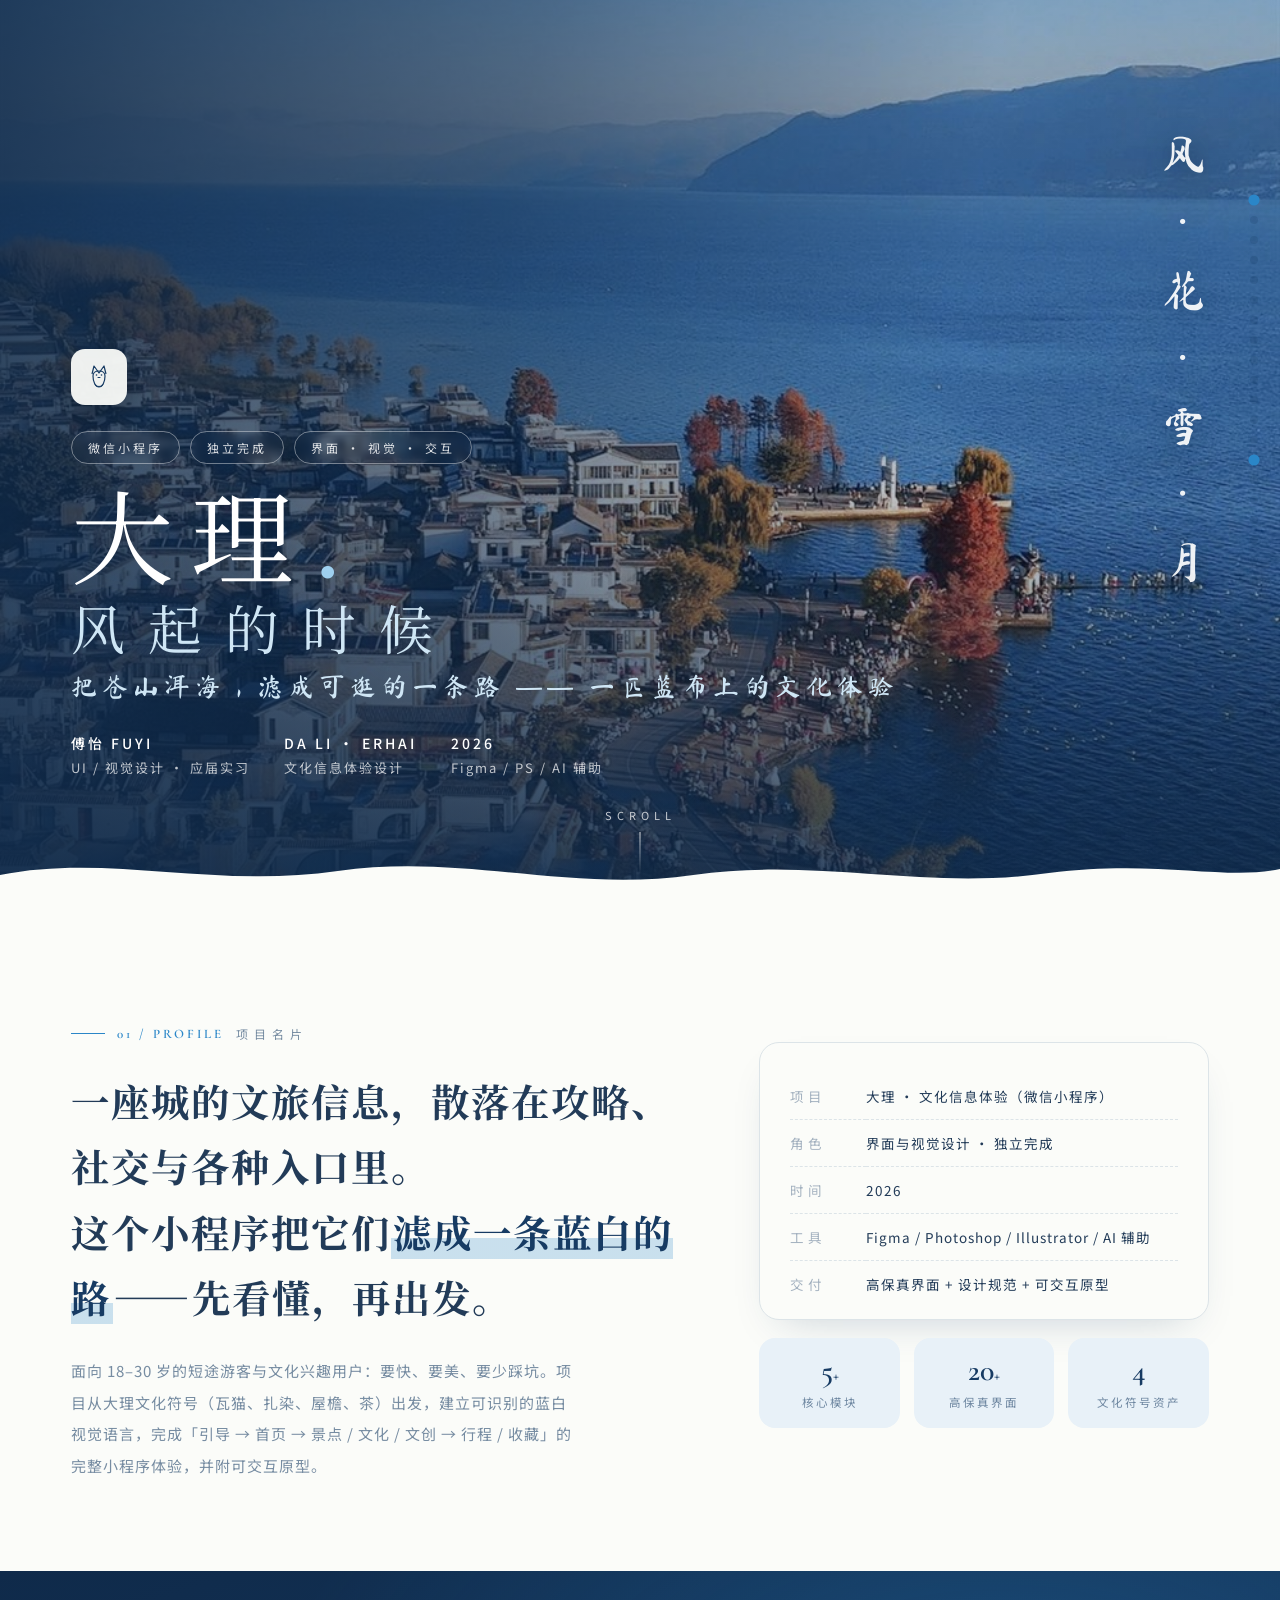
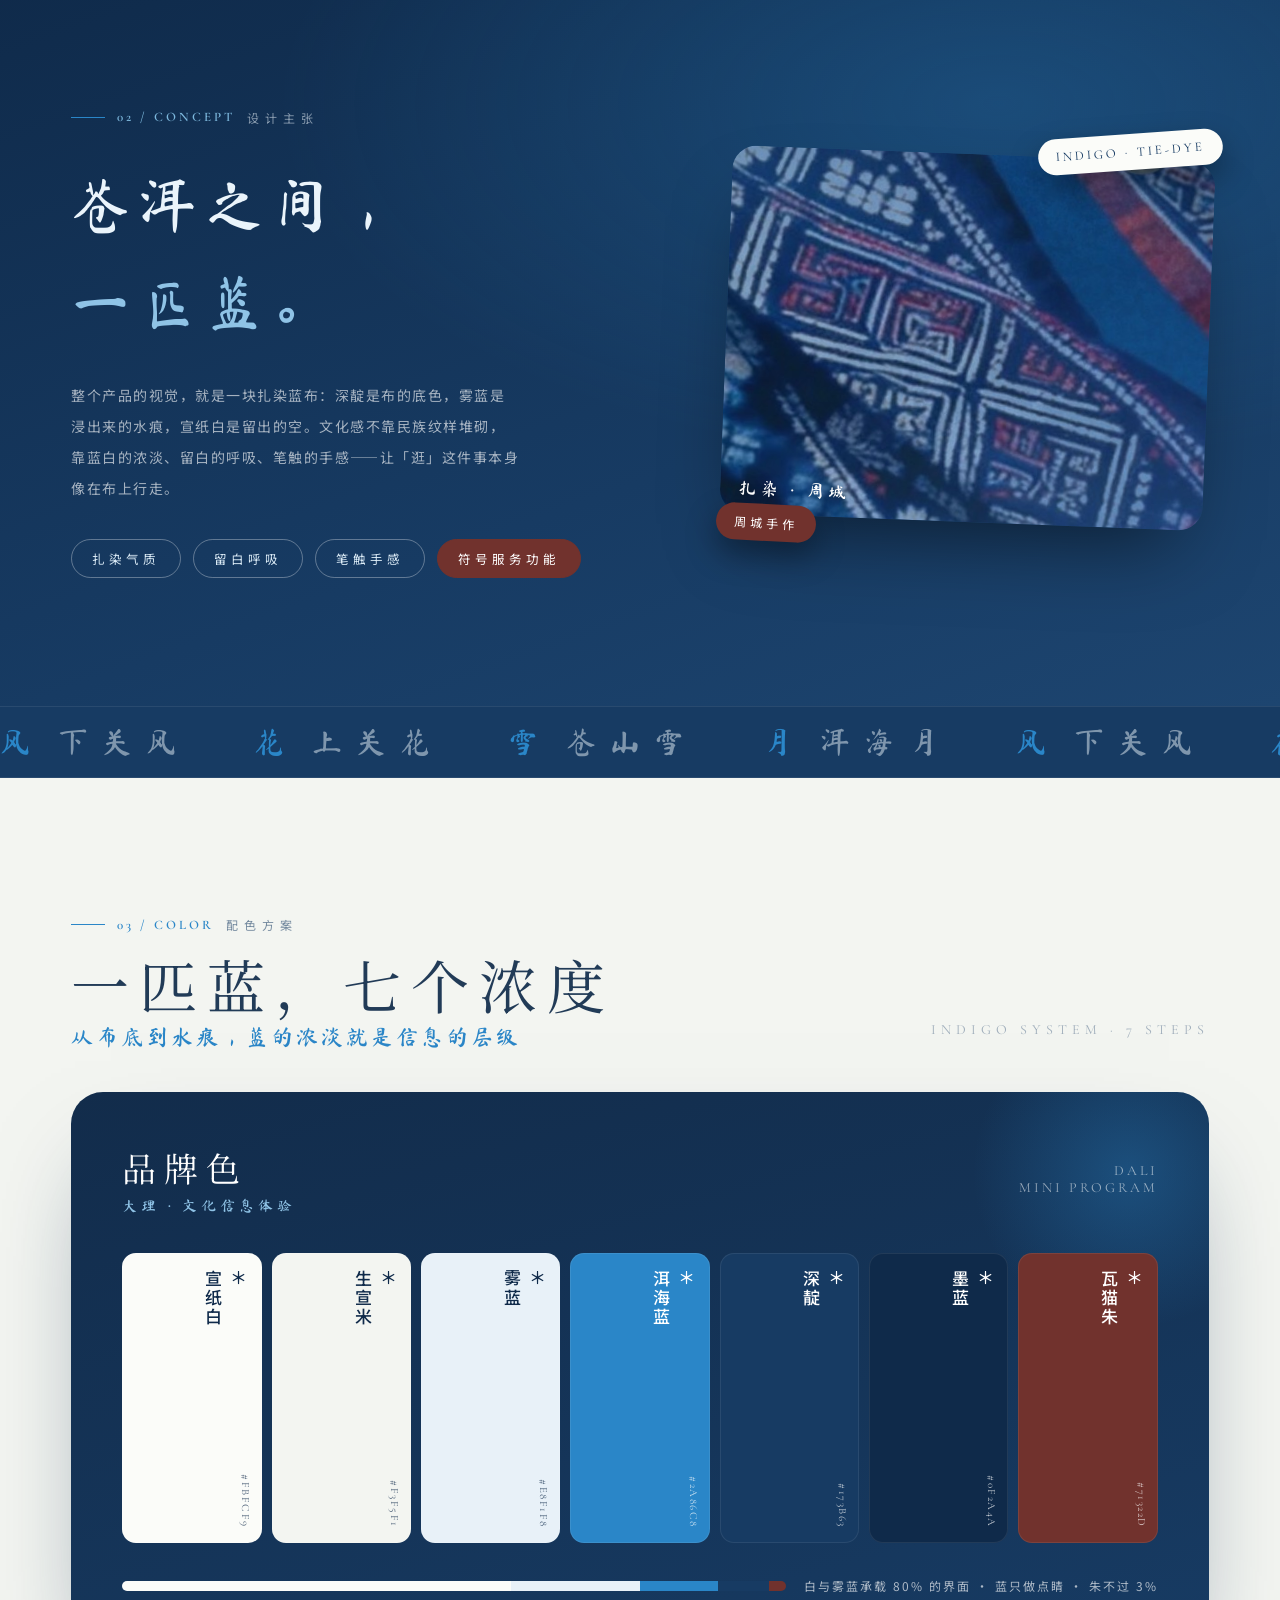
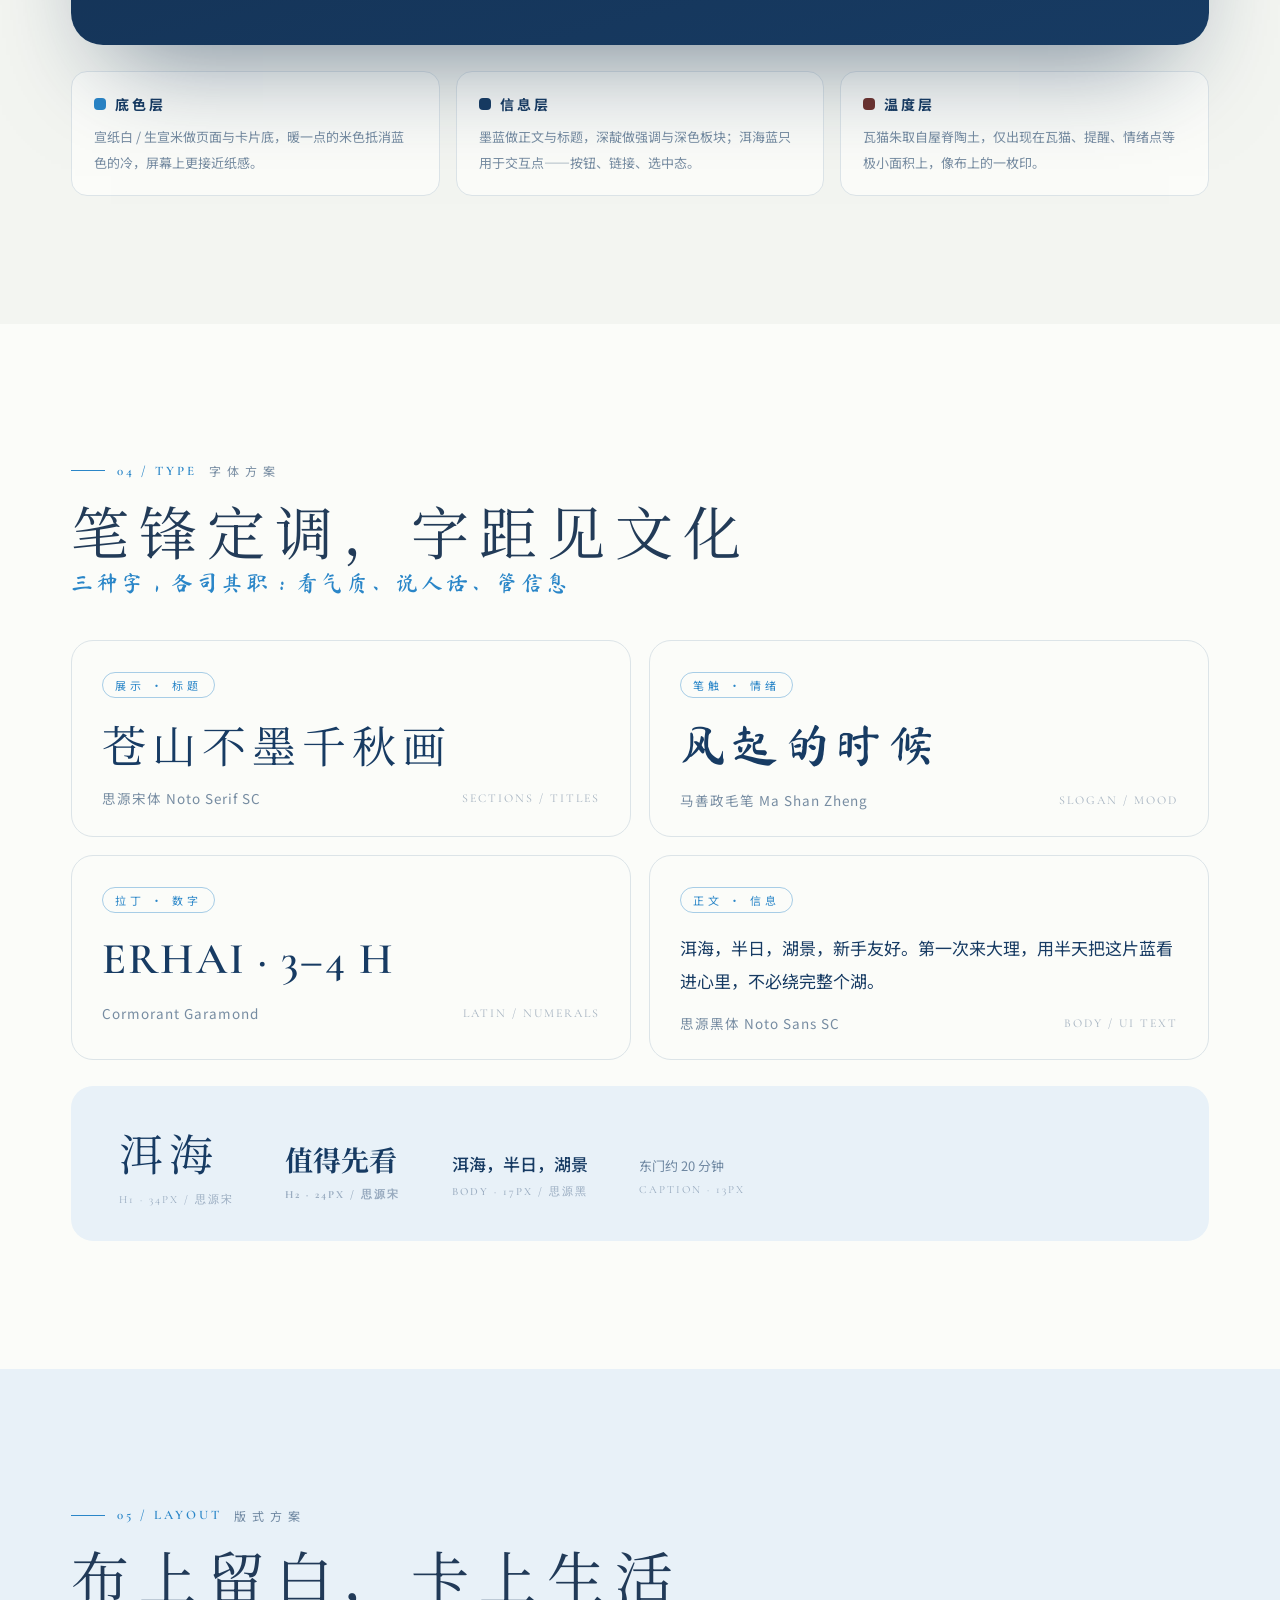
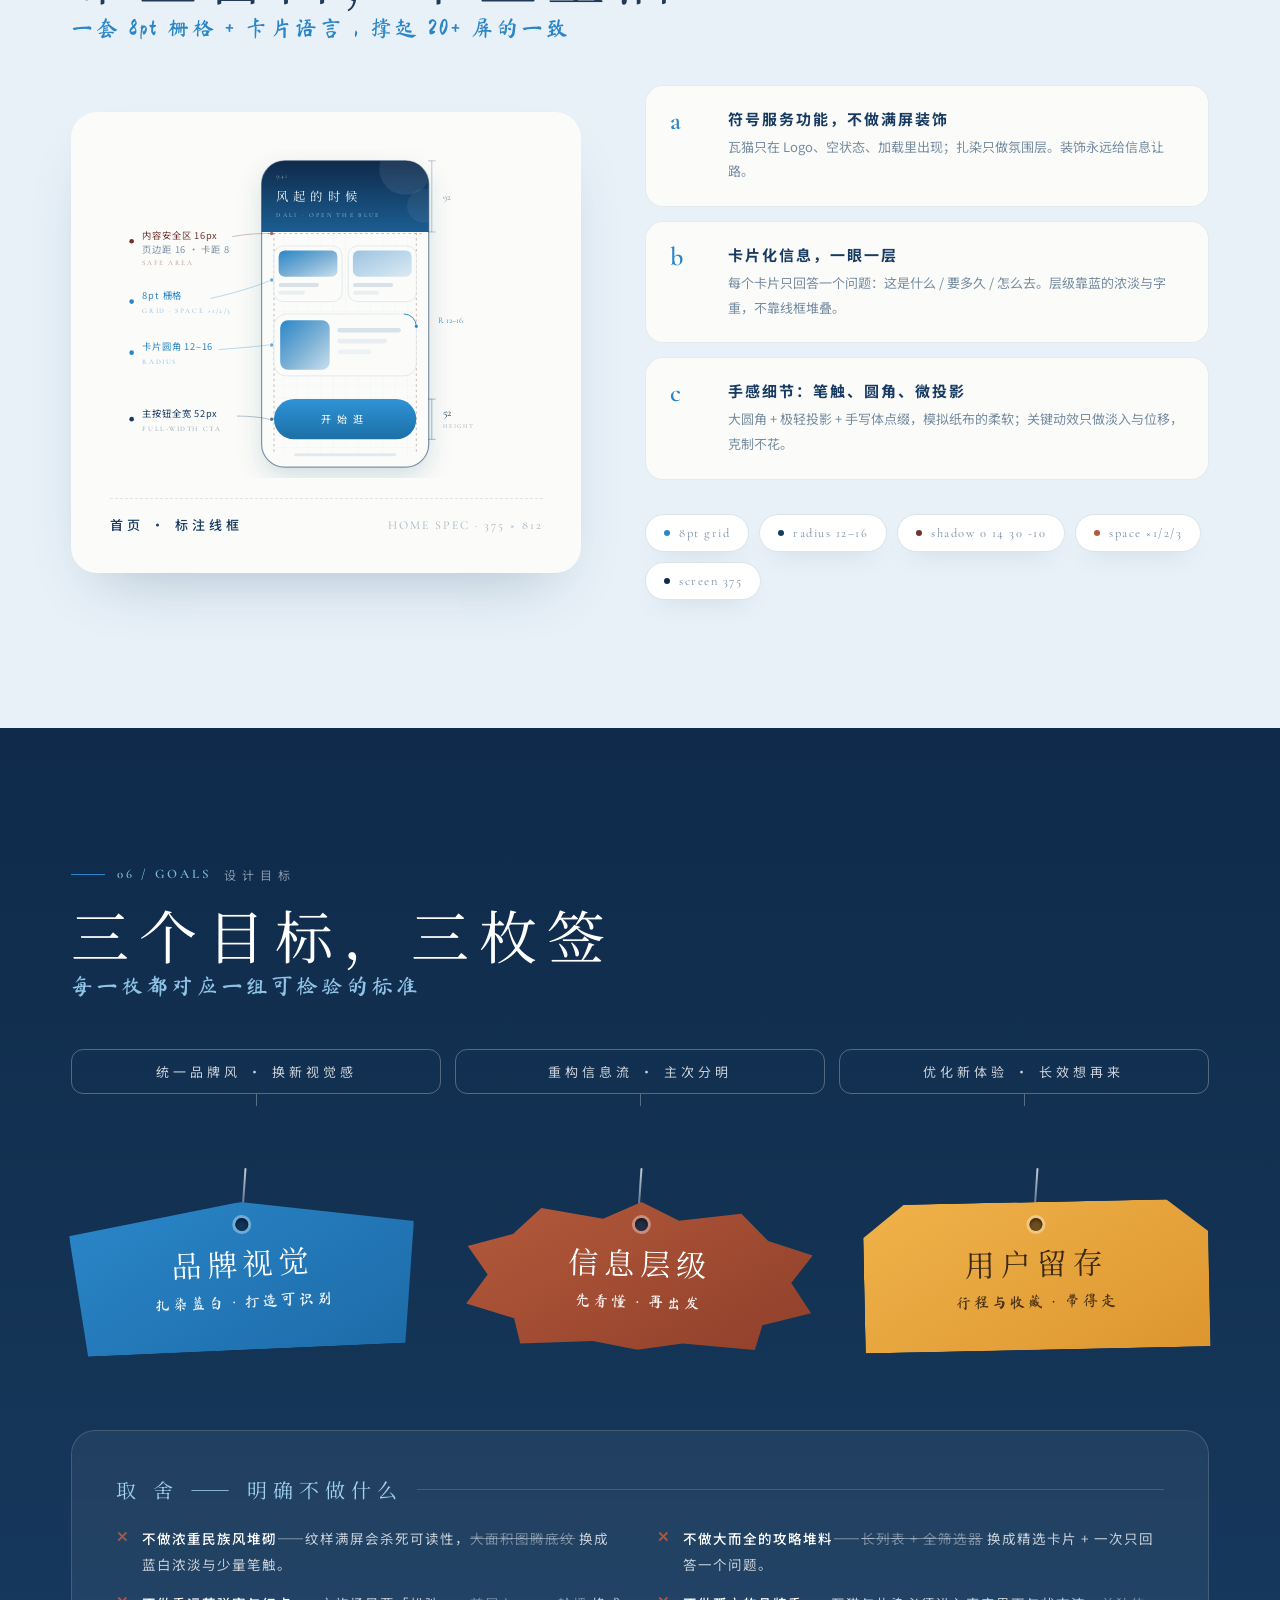
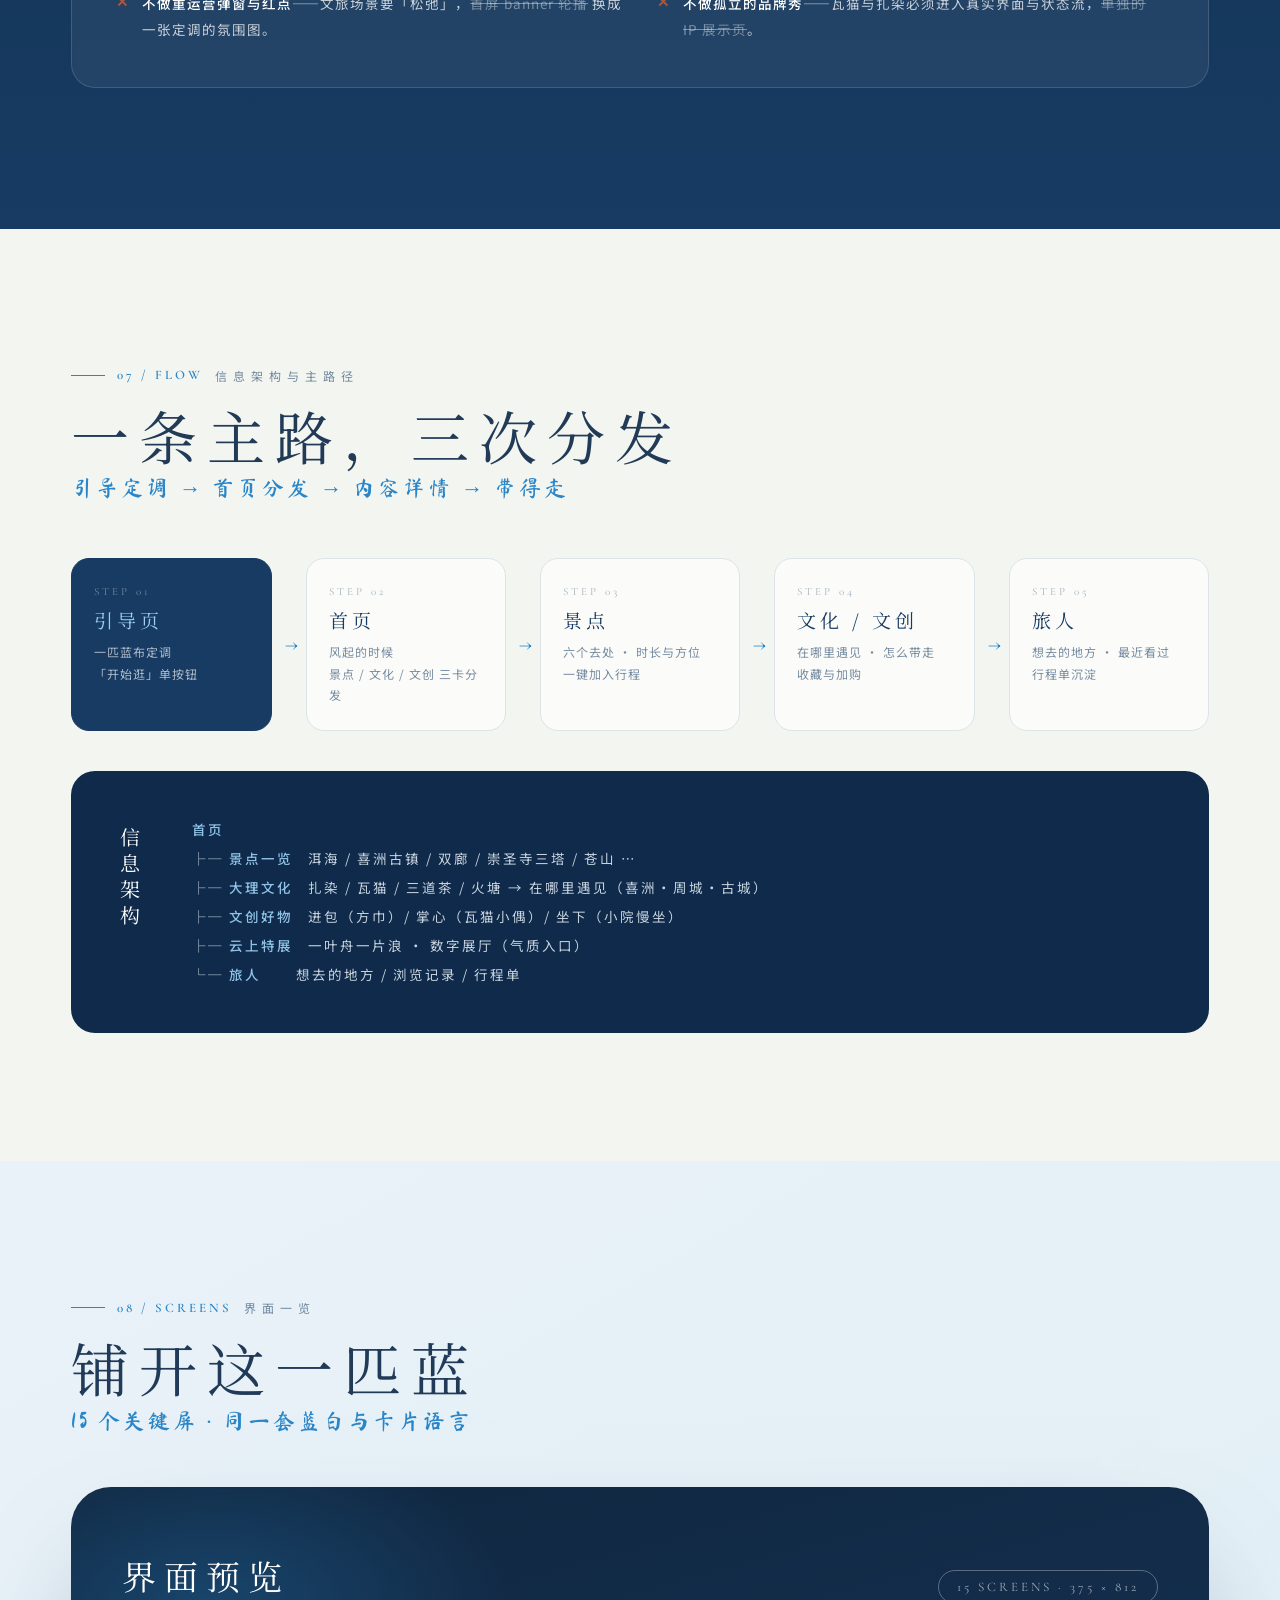
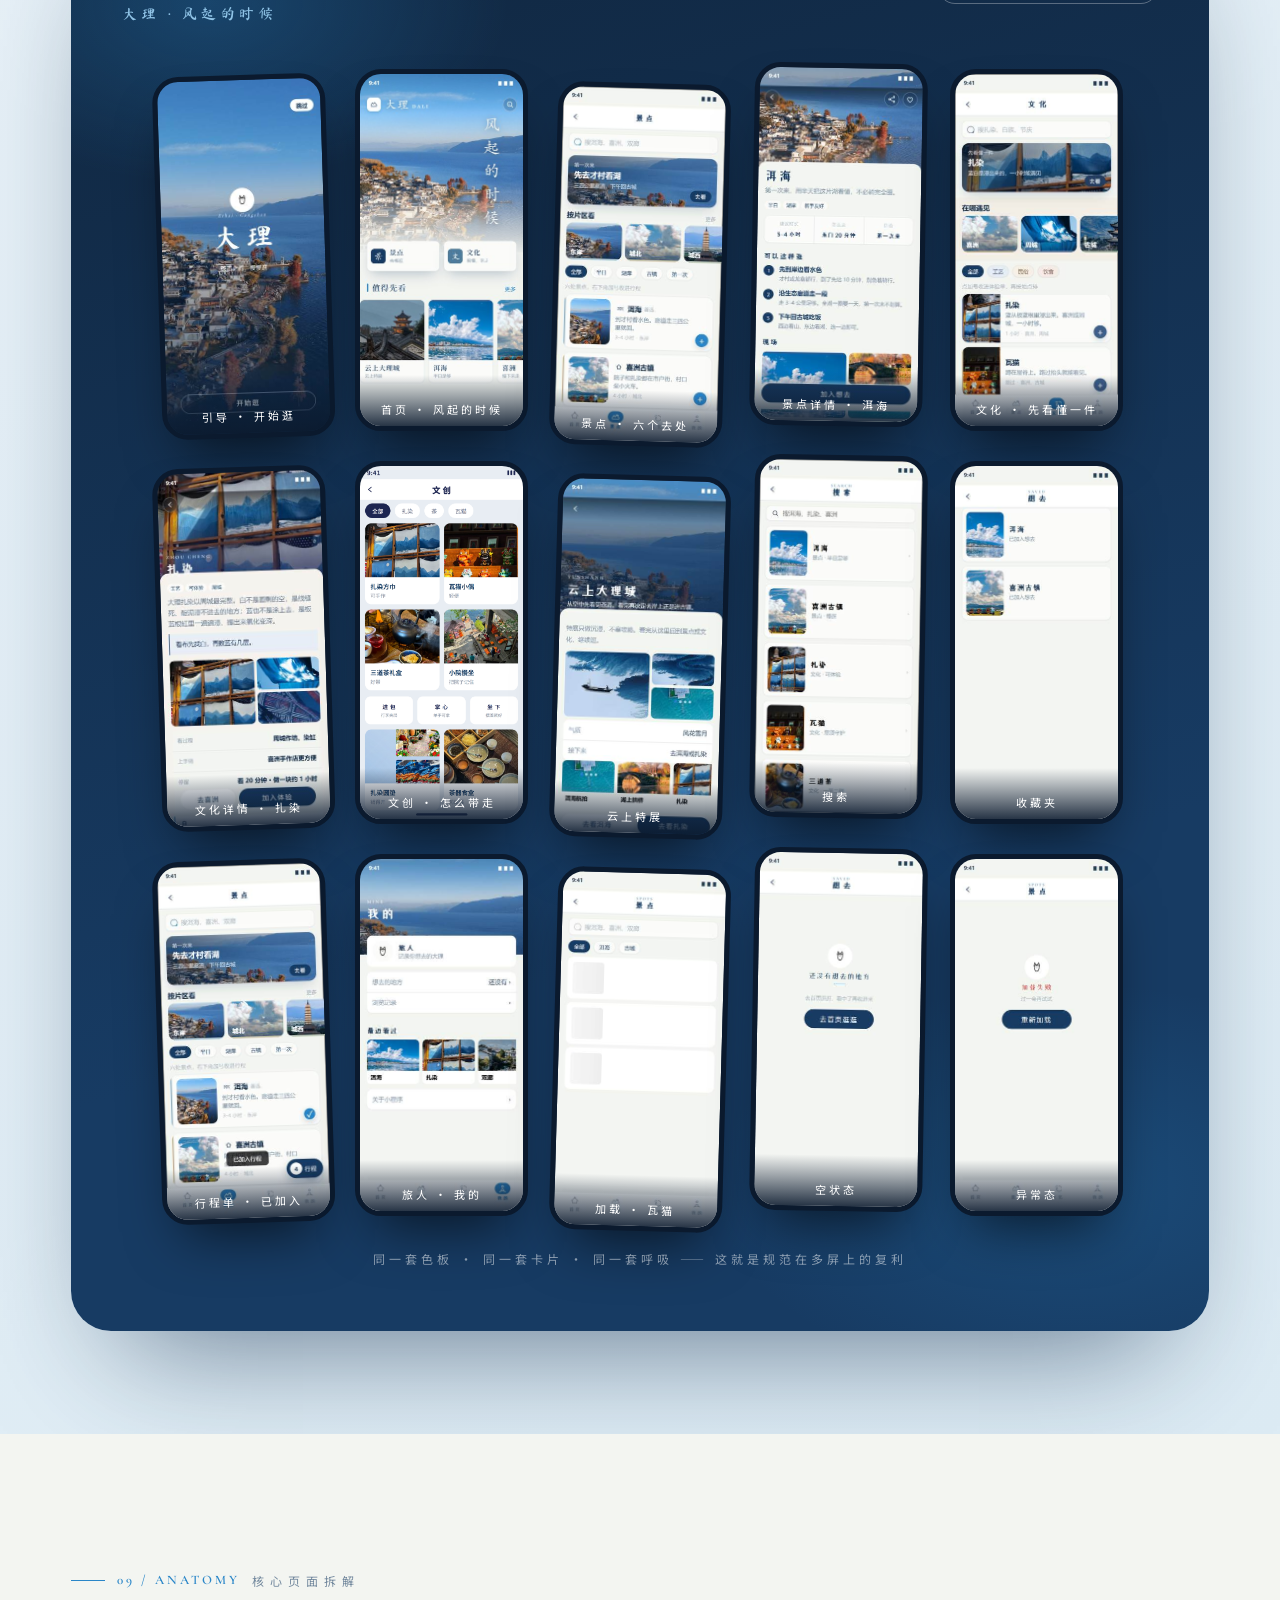
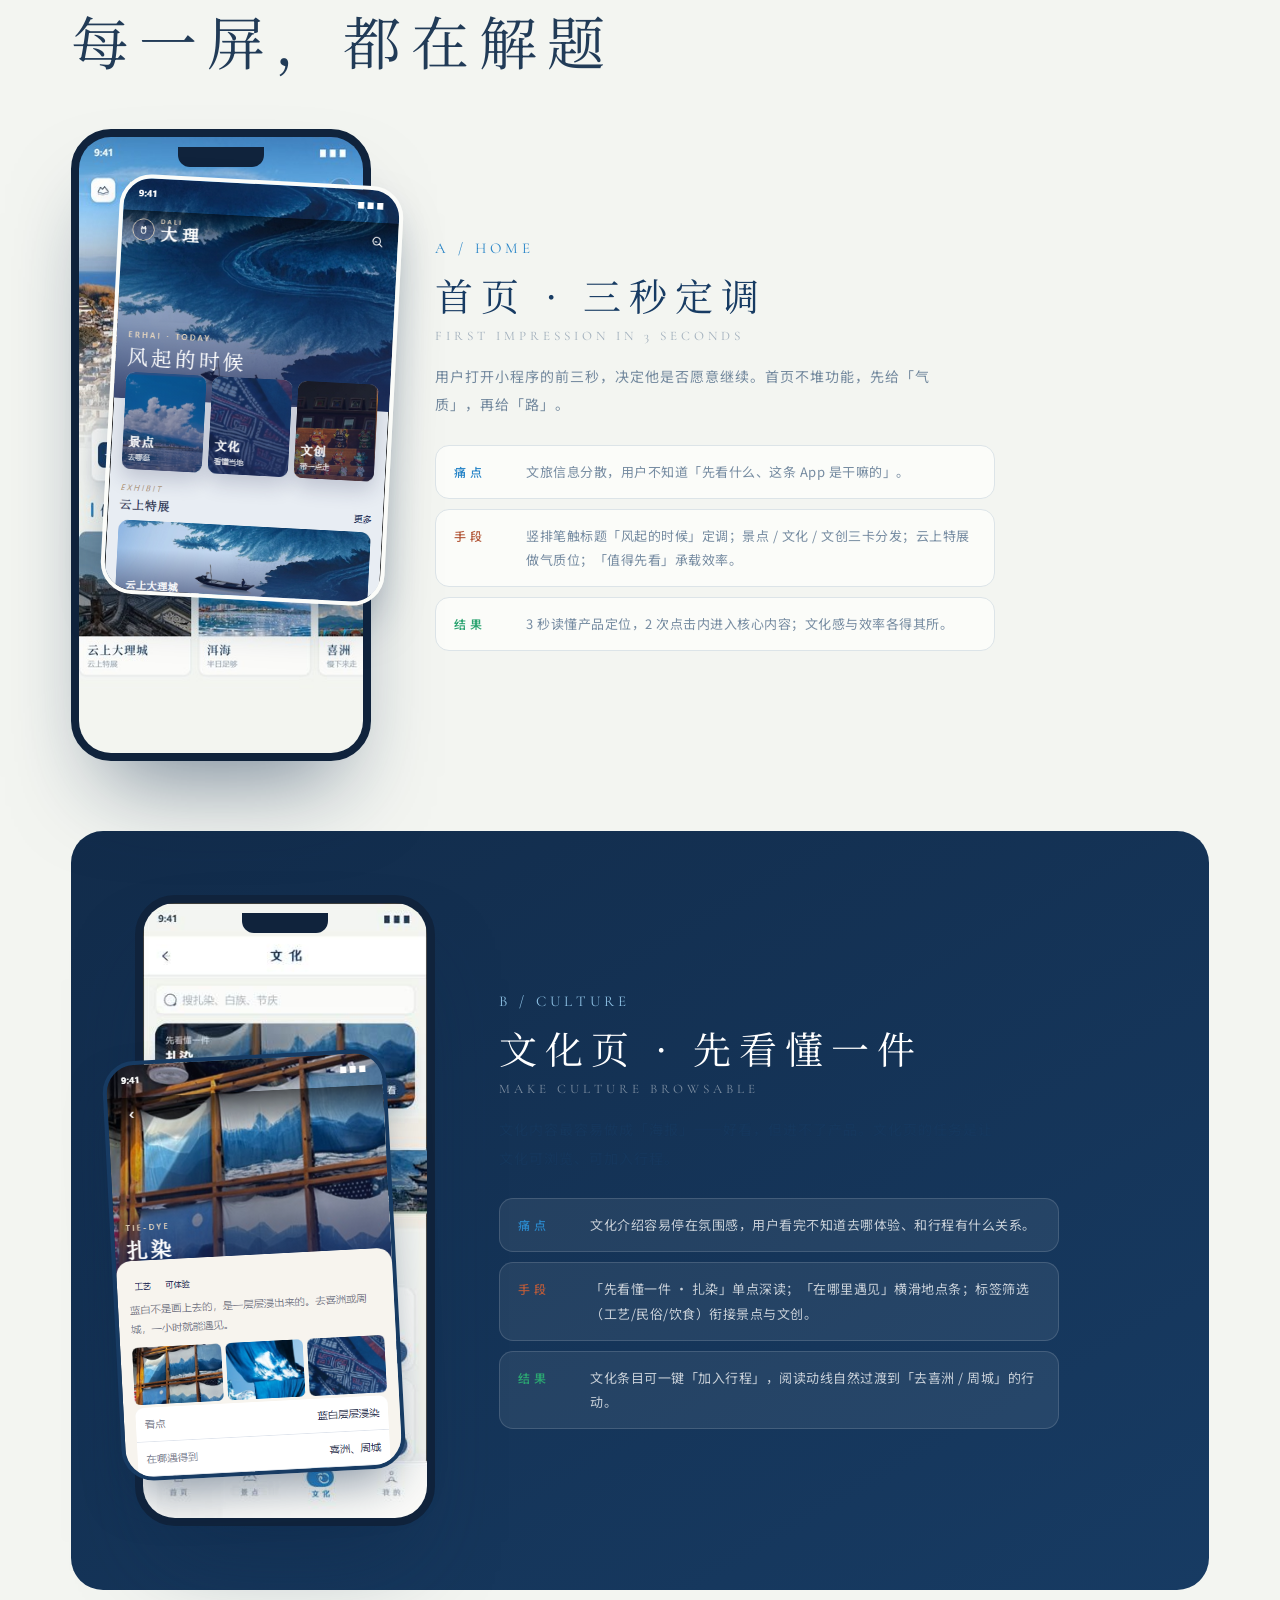
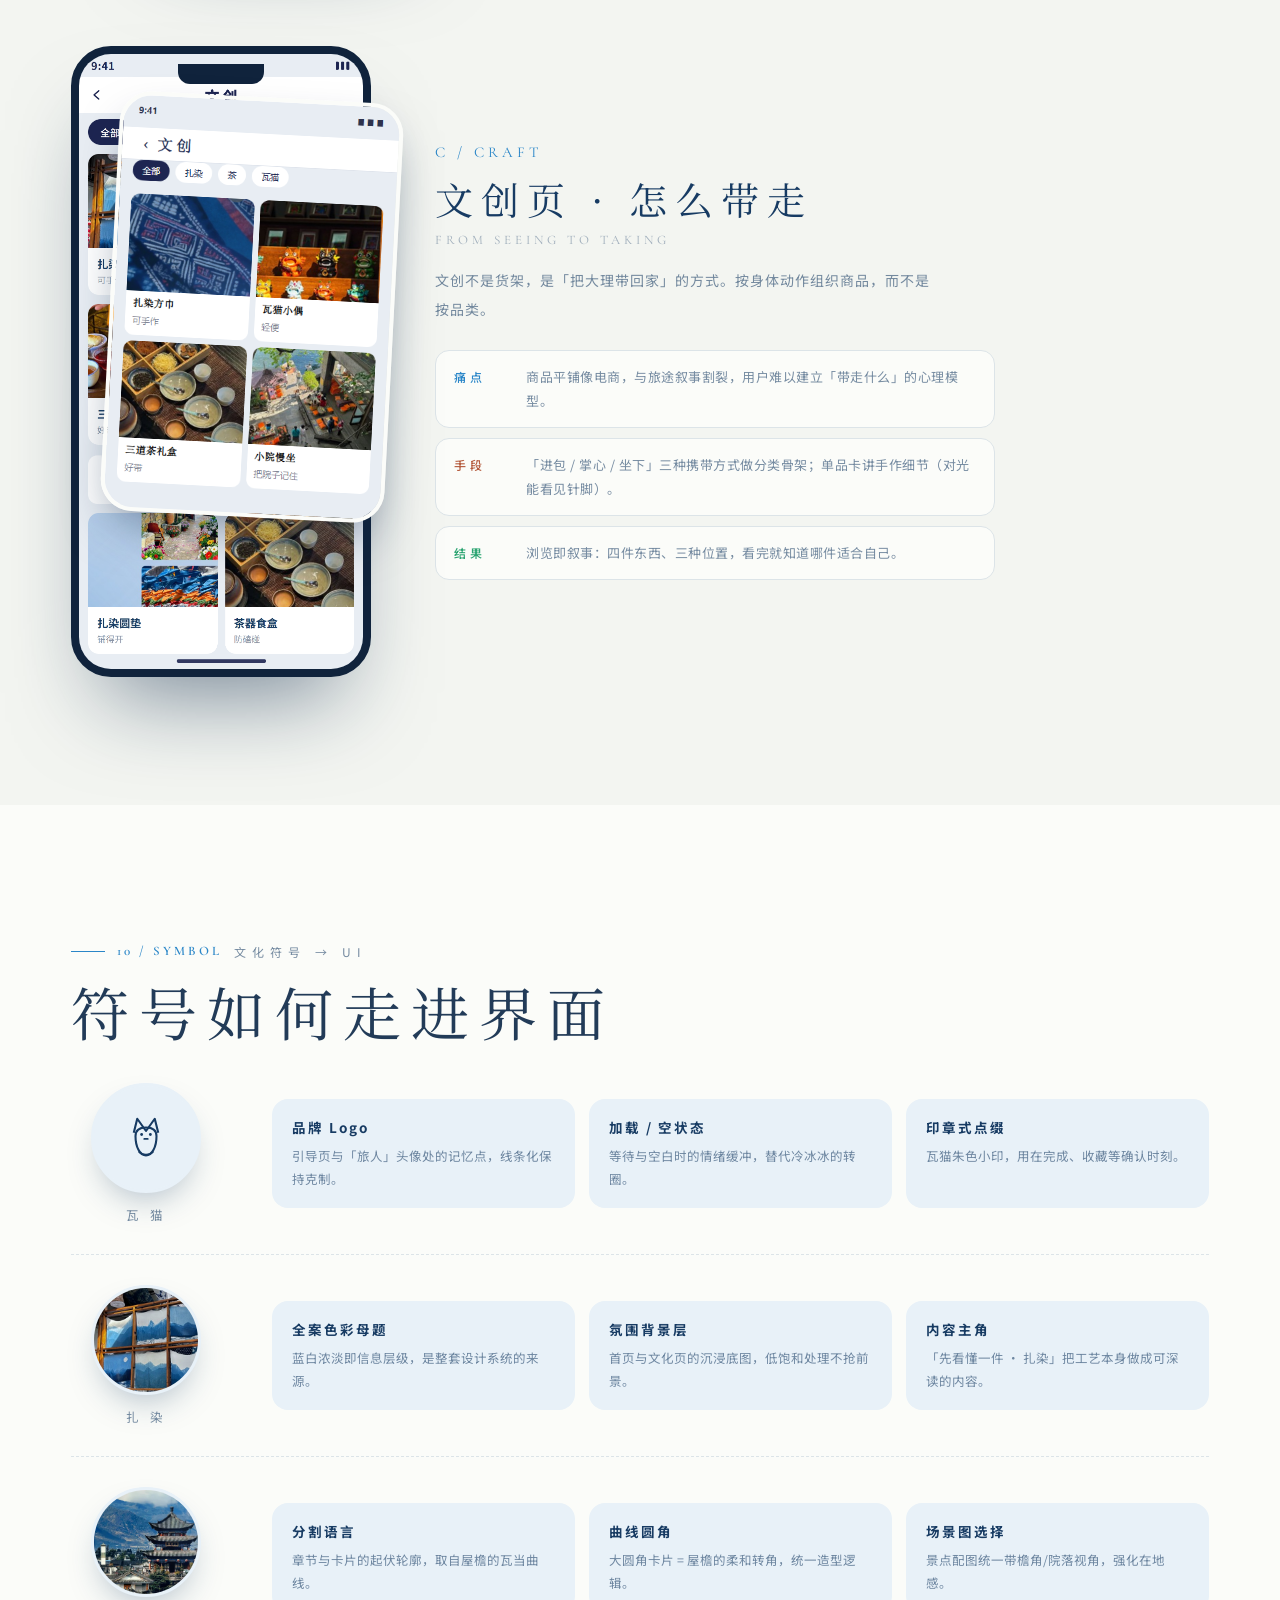
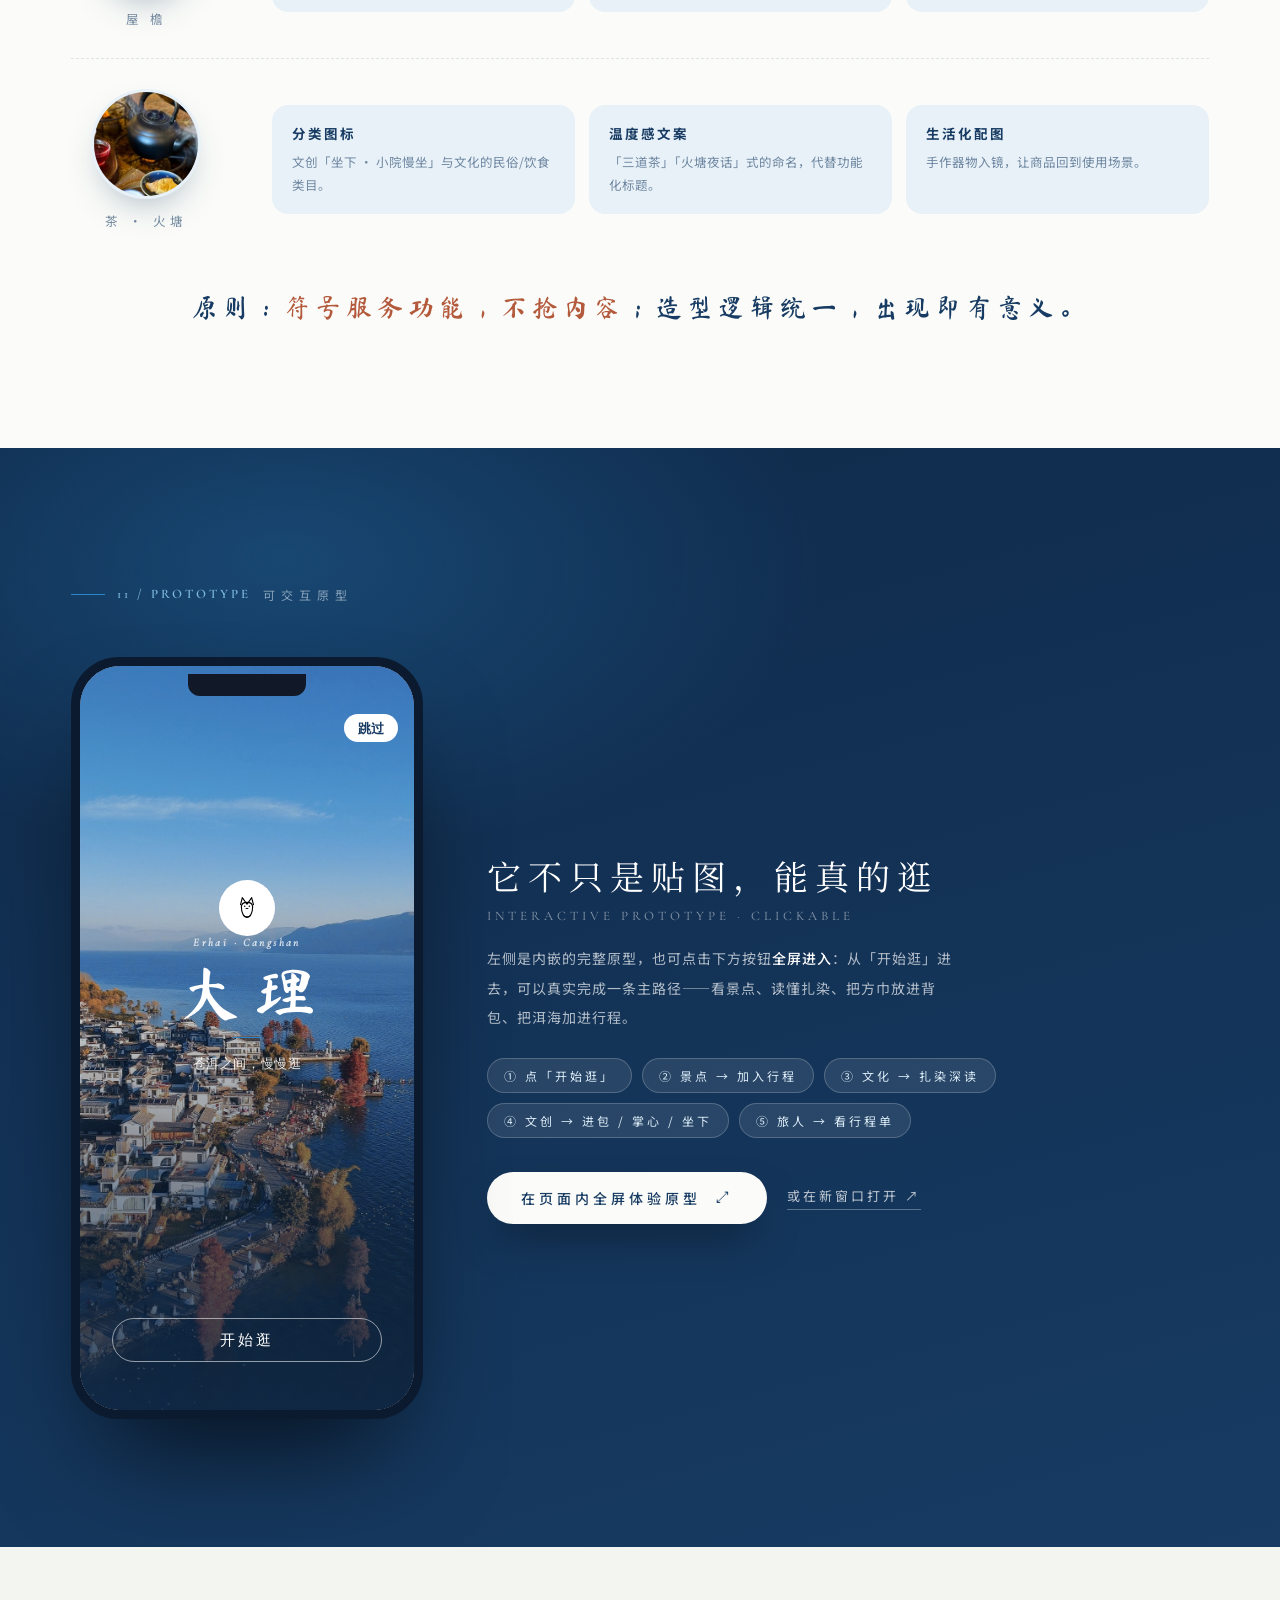
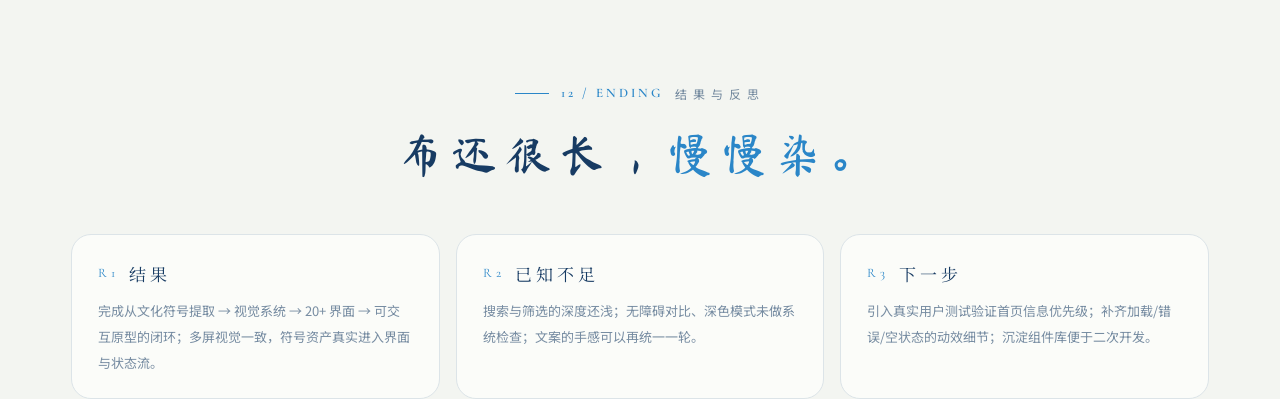
<file: index.html>
<!DOCTYPE html>
<html lang="zh-CN" data-page-node-id="FDOduLeRgMmiroG3sBPCHQ"><head data-page-node-id="bYrtZrXUeL8lHgM6uIT8OA">
<meta charset="UTF-8" data-page-node-id="MIELmqdTZlIIsssCMR9JSG">
<meta name="viewport" content="width=device-width, initial-scale=1.0" data-page-node-id="reoKKB0bqK4THDe9G6i2mv">
<title data-page-node-id="VWF1FbsQU0z5lNeXJzXjIX">傅怡 · 大理小程序作品集｜苍洱之间，一匹蓝</title>
<link rel="preconnect" href="https://fonts.googleapis.com" data-page-node-id="FGnOOEkZEa5C1pb5idllvK">
<link rel="preconnect" href="https://fonts.gstatic.com" crossorigin="" data-page-node-id="ye2X2U9cOKhNRF1tz9V2XU">
<link href="https://fonts.googleapis.com/css2?family=Cormorant+Garamond:ital,wght@0,500;0,600;1,500&amp;family=Ma+Shan+Zheng&amp;family=ZCOOL+XiaoWei&amp;family=Noto+Serif+SC:wght@500;600;700;900&amp;family=Noto+Sans+SC:wght@300;400;500;700&amp;display=swap" rel="stylesheet" data-page-node-id="aqhlYlSWINIyeCSSnr4MfM">
<style data-page-node-id="9uFTxskIX7S6mj7hLAtHtP">
/* ============================================================
   大理小程序 · 作品集  视觉主张：苍洱之间，一匹蓝
   色板 / 字体 完全取自原型设计系统，作品集即规范的证明
   ============================================================ */
:root{
  --ink:#173b63;          /* 深靛 */
  --ink-deep:#0f2a4a;     /* 墨蓝 */
  --sea:#2a86c8;          /* 洱海蓝 */
  --mist:#e8f1f8;         /* 雾蓝 */
  --paper:#f3f5f1;        /* 生宣 */
  --card:#fbfcf9;         /* 宣纸白 */
  --text:rgba(15,42,74,.92);
  --text-2:rgba(23,59,99,.58);
  --text-3:rgba(23,59,99,.38);
  --clay:#71322d;         /* 瓦猫朱 */
  --clay-2:#b45a3c;       /* 陶土 */
  --line:#dce4e8;
  --disp:"Noto Serif SC","Songti SC",serif;      /* 标题字：思源宋体 */
  --deco:"ZCOOL XiaoWei","Noto Serif SC",serif;  /* 点缀字：站酷小薇，仅限少量特殊表达，勿用于常规标题/章节 */
  --serif:"Noto Serif SC","Songti SC",serif;
  --brush:"Ma Shan Zheng","STKaiti","KaiTi",serif;
  --latin:"Cormorant Garamond",Georgia,serif;
  --sans:"Noto Sans SC","PingFang SC","Microsoft YaHei",sans-serif;
}
*{box-sizing:border-box;margin:0;padding:0}
html{scroll-behavior:smooth}
body{font-family:var(--sans);background:var(--paper);color:var(--text);-webkit-font-smoothing:antialiased;overflow-x:hidden}
img{display:block;max-width:100%}
a{color:inherit}
::selection{background:var(--sea);color:#fff}

/* ---- 阅读进度与侧边导航 ---- */
#bar{position:fixed;top:0;left:0;height:3px;width:0;background:linear-gradient(90deg,var(--sea),var(--ink));z-index:99}
#dots{position:fixed;right:22px;top:50%;transform:translateY(-50%);z-index:98;display:flex;flex-direction:column;gap:12px}
#dots a{width:8px;height:8px;border-radius:50%;background:rgba(23,59,99,.22);display:block;position:relative;transition:.3s}
#dots a.on{background:var(--sea);transform:scale(1.4)}
#dots a i{position:absolute;right:18px;top:50%;transform:translateY(-50%);font-style:normal;font-size:11px;letter-spacing:2px;color:var(--ink);background:rgba(251,252,249,.92);border:1px solid var(--line);padding:3px 10px;border-radius:20px;white-space:nowrap;opacity:0;pointer-events:none;transition:.25s}
#dots a:hover i{opacity:1}
@media(max-width:900px){#dots{display:none}}

/* ---- 章节骨架 ---- */
section{position:relative}
.wrap{max-width:1240px;margin:0 auto;padding:0 clamp(20px,4vw,56px)}
.kicker{display:inline-flex;align-items:center;gap:12px;font-size:12px;letter-spacing:6px;color:var(--text-2)}
.kicker b{font-family:var(--latin);font-size:13px;letter-spacing:3px;color:var(--sea);font-weight:600}
.kicker::before{content:"";width:34px;height:1px;background:var(--sea)}
.dark .kicker{color:rgba(232,241,248,.55)}
.dark .kicker b{color:#7db8dd}
h2.sec{font-family:var(--disp);font-weight:400;font-size:clamp(34px,4.6vw,58px);letter-spacing:10px;line-height:1.15;margin:18px 0 8px}
.sec-sub{font-family:var(--brush);font-size:clamp(17px,1.8vw,22px);color:var(--sea);letter-spacing:3px}
.dark .sec-sub{color:#8fc3e6}
.rev{opacity:0;transform:translateY(28px);transition:opacity .9s ease,transform .9s ease}
.rev.on{opacity:1;transform:none}
.d1{transition-delay:.12s}.d2{transition-delay:.24s}.d3{transition-delay:.36s}.d4{transition-delay:.48s}

/* ============ 01 封面 ============ */
#cover{min-height:100vh;display:flex;align-items:stretch;position:relative;background:var(--ink-deep);overflow:hidden}
#cover .bg{position:absolute;inset:0;background:url("assets/hero-erhai-aerial.jpg") center/cover;opacity:.85}
#cover .veil{position:absolute;inset:0;background:
  linear-gradient(100deg,rgba(15,42,74,.88) 0%,rgba(15,42,74,.55) 38%,rgba(15,42,74,.12) 70%),
  linear-gradient(to top,rgba(15,42,74,.85),transparent 42%)}
#cover .inner{position:relative;z-index:2;display:flex;width:100%;max-width:1240px;margin:0 auto;padding:clamp(24px,4vw,56px);align-items:stretch;gap:32px}
.cover-left{flex:1;display:flex;flex-direction:column;justify-content:flex-end;color:#fff;padding-bottom:8vh}
.seal{width:56px;height:56px;border-radius:14px;background:rgba(251,252,249,.94);display:flex;align-items:center;justify-content:center;color:var(--ink);box-shadow:0 10px 26px rgba(0,0,0,.28)}
.seal svg{width:32px;height:32px}
.cover-tag{margin-top:26px;display:inline-flex;gap:10px;flex-wrap:wrap}
.cover-tag span{font-size:12px;letter-spacing:3px;padding:7px 16px;border:1px solid rgba(255,255,255,.4);border-radius:30px;color:rgba(255,255,255,.85);backdrop-filter:blur(4px)}
.cover-left h1{font-family:var(--disp);font-weight:400;line-height:1.04;text-shadow:0 6px 40px rgba(15,42,74,.5);margin-top:16px;display:flex;flex-direction:column}
.cover-left h1 .l1{font-size:clamp(56px,8vw,110px);letter-spacing:clamp(8px,1.4vw,20px)}
.cover-left h1 .l2{font-size:clamp(30px,4.2vw,58px);letter-spacing:clamp(10px,1.8vw,24px);color:#cfe6f5;margin-top:clamp(6px,1vw,14px)}
.cover-left h1 em{font-style:normal;color:#9fd0ef}
.cover-slogan{font-family:var(--brush);font-size:clamp(18px,2.2vw,26px);letter-spacing:5px;color:#cfe6f5;margin-top:18px}
.cover-meta{margin-top:34px;display:flex;gap:34px;flex-wrap:wrap;font-size:13px;color:rgba(255,255,255,.72);letter-spacing:2px}
.cover-meta b{display:block;color:#fff;font-weight:500;font-size:14px;margin-bottom:5px;letter-spacing:3px}
.cover-right{writing-mode:vertical-rl;font-family:var(--brush);font-size:clamp(26px,3.4vw,44px);letter-spacing:16px;color:rgba(255,255,255,.92);text-shadow:0 4px 24px rgba(15,42,74,.6);padding-top:9vh}
.cover-scroll{position:absolute;left:50%;bottom:26px;transform:translateX(-50%);z-index:3;color:rgba(255,255,255,.75);font-size:11px;letter-spacing:5px;display:flex;flex-direction:column;align-items:center;gap:9px}
.cover-scroll::after{content:"";width:1px;height:42px;background:linear-gradient(rgba(255,255,255,.85),transparent);animation:drop 1.8s infinite}
@keyframes drop{0%{transform:scaleY(0);transform-origin:top}55%{transform:scaleY(1);transform-origin:top}100%{opacity:0}}
.dyed-edge{position:absolute;bottom:-1px;left:0;right:0;z-index:3;line-height:0}
.dyed-edge svg{width:100%;height:56px;display:block}

/* ============ 02 项目名片 ============ */
#card{background:var(--card);padding:clamp(72px,9vw,130px) 0 clamp(60px,7vw,100px)}
.card-grid{display:grid;grid-template-columns:1.25fr .9fr;gap:clamp(36px,5vw,80px);align-items:start}
@media(max-width:880px){.card-grid{grid-template-columns:1fr}}
.big-claim{font-family:var(--serif);font-weight:700;font-size:clamp(26px,3vw,40px);line-height:1.7;letter-spacing:2px;margin-top:26px}
.big-claim mark{background:linear-gradient(transparent 62%,rgba(42,134,200,.24) 62%);color:var(--ink);padding:0 2px}
.card-intro{margin-top:26px;font-size:15px;line-height:2.1;color:var(--text-2);letter-spacing:1px;max-width:34em}
.spec{background:var(--card);border:1px solid var(--line);border-radius:20px;padding:30px 30px 12px;box-shadow:0 18px 40px -22px rgba(23,59,99,.25)}
.spec dl{display:grid;grid-template-columns:76px 1fr;row-gap:0;font-size:13.5px}
.spec dt{color:var(--text-3);letter-spacing:4px;padding:13px 0;border-bottom:1px dashed var(--line)}
.spec dd{color:var(--text);padding:13px 0;border-bottom:1px dashed var(--line);letter-spacing:1px}
.spec dt:last-of-type,.spec dd:last-of-type{border-bottom:none}
.stats{display:grid;grid-template-columns:repeat(3,1fr);gap:14px;margin-top:18px}
.stat{background:var(--mist);border-radius:16px;padding:18px 10px;text-align:center}
.stat b{font-family:var(--latin);font-size:30px;color:var(--ink);font-weight:600;display:block;line-height:1}
.stat b i{font-style:normal;font-size:15px}
.stat span{font-size:11.5px;letter-spacing:2px;color:var(--text-2);display:block;margin-top:8px}

/* ============ 03 设计主张（暗） ============ */
#claim{background:radial-gradient(1200px 600px at 78% 18%,rgba(42,134,200,.28),transparent 60%),linear-gradient(160deg,#0f2a4a,#173b63 62%,#1d4570);color:#fff;padding:clamp(80px,10vw,150px) 0;overflow:hidden}
.claim-grid{display:grid;grid-template-columns:1.1fr .9fr;gap:clamp(36px,5vw,72px);align-items:center}
@media(max-width:880px){.claim-grid{grid-template-columns:1fr}}
.claim-quote{font-family:var(--brush);font-size:clamp(34px,4.6vw,60px);line-height:1.65;letter-spacing:8px;color:#eaf4fb;margin-top:30px}
.claim-quote em{font-style:normal;color:#8fc3e6}
.claim-note{margin-top:30px;font-size:14px;line-height:2.2;color:rgba(255,255,255,.62);letter-spacing:1.5px;max-width:32em}
.claim-keys{display:flex;gap:12px;margin-top:36px;flex-wrap:wrap}
.claim-keys span{font-size:12.5px;letter-spacing:4px;padding:9px 20px;border:1px solid rgba(255,255,255,.32);border-radius:30px;color:#dcecf7}
.claim-keys span.hot{background:var(--clay);border-color:var(--clay);color:#fff}
.claim-visual{position:relative}
.dye-card{border-radius:24px;overflow:hidden;box-shadow:0 40px 80px -30px rgba(0,0,0,.55);transform:rotate(2.2deg);position:relative}
.dye-card img{width:100%;height:auto}
.dye-card::after{content:"扎染 · 周城";position:absolute;left:18px;bottom:14px;font-family:var(--brush);font-size:18px;letter-spacing:4px;color:#fff;text-shadow:0 2px 10px rgba(0,0,0,.5)}
.dye-chip{position:absolute;right:-14px;top:-20px;background:var(--card);color:var(--ink);font-family:var(--latin);font-size:13px;letter-spacing:3px;padding:10px 18px;border-radius:30px;transform:rotate(-4deg);box-shadow:0 14px 30px rgba(0,0,0,.35)}
.dye-chip2{position:absolute;left:-10px;bottom:-18px;background:var(--clay);color:#fff;font-size:12px;letter-spacing:4px;padding:10px 18px;border-radius:30px;transform:rotate(3deg);box-shadow:0 14px 30px rgba(0,0,0,.35)}

/* ---- 风花雪月走马带 ---- */
.marquee{background:var(--ink);overflow:hidden;padding:20px 0;border-top:1px solid rgba(255,255,255,.08);border-bottom:1px solid rgba(255,255,255,.08)}
.marquee-track{display:flex;gap:64px;white-space:nowrap;animation:mq 26s linear infinite;width:max-content}
.marquee-track span{font-family:var(--brush);font-size:30px;letter-spacing:14px;color:rgba(232,241,248,.5)}
.marquee-track span b{color:var(--sea);font-weight:400;margin-right:14px}
@keyframes mq{to{transform:translateX(-50%)}}

/* ============ 04 配色方案 ============ */
#color{background:var(--paper);padding:clamp(80px,10vw,140px) 0}
.color-head{display:flex;justify-content:space-between;align-items:flex-end;gap:20px;flex-wrap:wrap}
.color-latin{font-family:var(--latin);font-size:14px;letter-spacing:5px;color:var(--text-3);padding-bottom:10px}
.panel{margin-top:44px;background:linear-gradient(165deg,#122c4b,#173b63);border-radius:32px;padding:clamp(26px,4vw,56px);box-shadow:0 50px 100px -40px rgba(15,42,74,.55);position:relative;overflow:hidden}
.panel::before{content:"";position:absolute;right:-90px;top:-90px;width:340px;height:340px;border-radius:50%;background:radial-gradient(circle,rgba(42,134,200,.35),transparent 65%)}
.panel-head{display:flex;justify-content:space-between;align-items:center;color:#fff;position:relative;z-index:1}
.panel-head .t{font-family:var(--disp);font-size:clamp(24px,3vw,34px);letter-spacing:8px}
.panel-head .t small{display:block;font-family:var(--brush);font-size:15px;letter-spacing:4px;color:#8fc3e6;margin-top:6px}
.panel-head .r{font-family:var(--latin);letter-spacing:3px;color:rgba(255,255,255,.55);font-size:14px;text-align:right}
.swatches{display:flex;gap:10px;margin-top:38px;position:relative;z-index:1;flex-wrap:wrap}
.sw{flex:1 1 90px;min-width:86px;height:290px;border-radius:14px;position:relative;display:flex;flex-direction:column;justify-content:space-between;padding:16px 10px;box-shadow:inset 0 0 0 1px rgba(255,255,255,.08)}
.sw b{font-size:17px;font-weight:500;letter-spacing:2px;writing-mode:vertical-rl;font-family:var(--sans)}
.sw b::before{content:"＊";display:block;margin-bottom:6px}
.sw i{font-family:var(--latin);font-style:normal;font-size:11px;letter-spacing:1.5px;writing-mode:vertical-rl;opacity:.75;align-self:flex-end}
.sw.dark-t{color:var(--ink-deep)}
.sw.light-t{color:#fff}
.ratio{margin-top:34px;display:flex;align-items:center;gap:18px;flex-wrap:wrap;position:relative;z-index:1}
.ratio .bar{height:10px;border-radius:6px;flex:1;display:flex;overflow:hidden;min-width:220px}
.ratio .bar i{display:block;height:100%}
.ratio span{font-size:12px;letter-spacing:2px;color:rgba(255,255,255,.65)}
.color-notes{display:grid;grid-template-columns:repeat(3,1fr);gap:16px;margin-top:26px}
@media(max-width:880px){.color-notes{grid-template-columns:1fr}}
.cnote{background:var(--card);border:1px solid var(--line);border-radius:16px;padding:22px 22px 20px}
.cnote b{font-size:14px;letter-spacing:3px;color:var(--ink);display:flex;align-items:center;gap:9px}
.cnote b::before{content:"";width:12px;height:12px;border-radius:4px;background:var(--sea)}
.cnote:nth-child(2) b::before{background:var(--ink)}
.cnote:nth-child(3) b::before{background:var(--clay)}
.cnote p{margin-top:10px;font-size:13px;line-height:1.95;color:var(--text-2)}

/* ============ 05 字体方案 ============ */
#type{background:var(--card);padding:clamp(80px,10vw,140px) 0}
.type-grid{display:grid;grid-template-columns:repeat(2,1fr);gap:18px;margin-top:46px}
@media(max-width:880px){.type-grid{grid-template-columns:1fr}}
.tcard{border:1px solid var(--line);border-radius:22px;background:var(--card);padding:30px 30px 26px;position:relative;overflow:hidden;transition:.35s}
.tcard:hover{transform:translateY(-4px);box-shadow:0 26px 50px -24px rgba(23,59,99,.3)}
.tcard .role{font-size:11px;letter-spacing:4px;color:var(--sea);border:1px solid rgba(42,134,200,.4);padding:4px 12px;border-radius:20px}
.tcard .demo{margin-top:22px;color:var(--ink);line-height:1.25}
.tcard .demo.latin{font-family:var(--latin);font-size:44px;font-weight:600;letter-spacing:2px}
.tcard .demo.brush{font-family:var(--brush);font-size:46px;letter-spacing:6px}
.tcard .demo.disp{font-family:var(--disp);font-size:44px;letter-spacing:6px}
.tcard .demo.body{font-family:var(--sans);font-size:17px;line-height:1.9;font-weight:400}
.tcard .fname{margin-top:16px;font-size:13.5px;color:var(--text-2);letter-spacing:1px;display:flex;justify-content:space-between;align-items:center}
.tcard .fname em{font-style:normal;font-family:var(--latin);color:var(--text-3);font-size:12px;letter-spacing:2px}
.ladder{margin-top:26px;background:var(--mist);border-radius:22px;padding:34px clamp(24px,4vw,48px);display:flex;align-items:baseline;gap:clamp(20px,4vw,56px);flex-wrap:wrap}
.ladder div{color:var(--ink)}
.ladder .s1{font-family:var(--disp);font-size:44px;letter-spacing:6px}
.ladder .s2{font-family:var(--serif);font-weight:700;font-size:28px}
.ladder .s3{font-size:17px;font-weight:500}
.ladder .s4{font-size:13px;color:var(--text-2)}
.ladder small{display:block;font-family:var(--latin);font-size:11px;letter-spacing:2px;color:var(--text-3);margin-top:8px}

/* ============ 06 版式方案 ============ */
#layout{background:var(--mist);padding:clamp(80px,10vw,140px) 0}
.lay-grid{display:grid;grid-template-columns:.95fr 1.05fr;gap:clamp(32px,5vw,64px);margin-top:46px;align-items:center}
@media(max-width:960px){.lay-grid{grid-template-columns:1fr}}
.wire{background:var(--card);border-radius:26px;padding:clamp(22px,3vw,40px);box-shadow:0 30px 60px -30px rgba(23,59,99,.3)}
.wire svg{width:100%;height:auto;display:block}
.lay-rules{display:flex;flex-direction:column;gap:14px}
.wire-cap{display:flex;justify-content:space-between;align-items:center;margin-top:20px;padding-top:16px;border-top:1px dashed var(--line)}
.wire-cap span:first-child{font-size:13px;letter-spacing:4px;color:var(--ink);font-weight:500}
.wire-cap .lat{font-family:var(--latin);font-size:12px;letter-spacing:2px;color:var(--text-3)}
.rule{display:flex;gap:18px;background:var(--card);border-radius:18px;padding:22px 24px;border:1px solid rgba(220,228,232,.7)}
.rule .no{font-family:var(--latin);font-size:26px;color:var(--sea);font-weight:600;line-height:1;min-width:40px}
.rule b{font-size:15px;letter-spacing:2px;color:var(--ink);display:block;margin-bottom:6px}
.rule p{font-size:13px;line-height:1.9;color:var(--text-2)}
.tokens{display:flex;gap:10px;margin-top:20px;flex-wrap:wrap}
.tokens span{display:inline-flex;align-items:center;gap:9px;font-family:var(--latin);font-size:12.5px;letter-spacing:1.5px;background:#fff;border:1px solid var(--line);border-radius:999px;padding:10px 18px;color:var(--text-2);box-shadow:0 12px 26px -16px rgba(23,59,99,.35);transition:.25s}
.tokens span::before{content:"";width:6px;height:6px;border-radius:50%;background:var(--sea)}
.tokens span:nth-child(2)::before{background:var(--ink)}
.tokens span:nth-child(3)::before{background:var(--clay)}
.tokens span:nth-child(4)::before{background:var(--clay-2)}
.tokens span:nth-child(5)::before{background:var(--ink-deep)}
.tokens span:hover{transform:translateY(-2px);box-shadow:0 16px 30px -16px rgba(23,59,99,.45)}

/* ============ 07 设计目标（挂签） ============ */
#goals{background:linear-gradient(180deg,#0f2a4a,#143455 55%,#173b63);color:#fff;padding:clamp(84px,10vw,150px) 0 clamp(90px,11vw,160px);overflow:hidden}
.goal-chips{display:grid;grid-template-columns:repeat(3,1fr);gap:14px;margin-top:52px}
@media(max-width:880px){.goal-chips{grid-template-columns:1fr}}
.gchip{border:1px solid rgba(255,255,255,.28);border-radius:12px;padding:12px 16px;font-size:13px;letter-spacing:4px;color:rgba(255,255,255,.78);text-align:center;position:relative}
.gchip::after{content:"";position:absolute;bottom:-13px;left:50%;width:1px;height:12px;background:rgba(255,255,255,.3)}
.tags-row{display:grid;grid-template-columns:repeat(3,1fr);gap:clamp(18px,4vw,54px);margin-top:74px;align-items:start}
@media(max-width:880px){.tags-row{grid-template-columns:1fr;justify-items:center}}
.tag{position:relative;text-align:center;padding-top:34px}
.tag .string{position:absolute;top:0;left:50%;width:2px;height:44px;background:linear-gradient(rgba(255,255,255,.75),rgba(255,255,255,.25));transform:translateX(-50%) rotate(4deg);border-radius:2px}
.tag .body{position:relative;padding:clamp(28px,3vw,42px) clamp(18px,2.4vw,34px);color:#fff;box-shadow:0 26px 50px -18px rgba(0,0,0,.5)}
.tag .body::before{content:"";position:absolute;top:16px;left:50%;transform:translateX(-50%);width:13px;height:13px;border-radius:50%;background:rgba(15,42,74,.85);box-shadow:inset 0 2px 4px rgba(0,0,0,.5),0 0 0 3px rgba(255,255,255,.35)}
.tag h3{font-family:var(--disp);font-size:clamp(22px,2.4vw,30px);letter-spacing:6px;font-weight:400}
.tag p{font-family:var(--brush);font-size:15px;letter-spacing:3px;margin-top:10px;opacity:.92}
.t1 .body{background:linear-gradient(150deg,#2a86c8,#1d6ba8);clip-path:polygon(50% 0,100% 18%,96% 100%,4% 100%,0 18%);transform:rotate(-2.5deg)}
.t2 .body{background:linear-gradient(150deg,#b45a3c,#8f3f2a);clip-path:polygon(50% 0,61% 12%,79% 6%,87% 24%,100% 33%,94% 52%,100% 72%,86% 81%,84% 98%,63% 95%,50% 100%,37% 95%,16% 98%,14% 81%,0 72%,6% 52%,0 33%,13% 24%,21% 6%,39% 12%);transform:rotate(1.6deg)}
.t3 .body{background:linear-gradient(150deg,#f0b24a,#dd9630);color:#3c2a12;clip-path:polygon(12% 0,88% 0,100% 22%,100% 100%,0 100%,0 22%);transform:rotate(-1.2deg)}
.t3 .body::before{background:rgba(60,42,18,.7)}
.trade{margin-top:80px;background:rgba(251,252,249,.06);border:1px solid rgba(255,255,255,.14);border-radius:24px;padding:clamp(26px,4vw,44px);backdrop-filter:blur(2px)}
.trade h3{font-family:var(--disp);font-size:20px;letter-spacing:6px;color:#9fd0ef;font-weight:400;display:flex;align-items:center;gap:14px}
.trade h3::after{content:"";flex:1;height:1px;background:rgba(255,255,255,.15)}
.trade ul{list-style:none;margin-top:22px;display:grid;grid-template-columns:1fr 1fr;gap:14px 34px}
@media(max-width:880px){.trade ul{grid-template-columns:1fr}}
.trade li{font-size:13.5px;line-height:1.9;color:rgba(255,255,255,.75);padding-left:26px;position:relative;letter-spacing:1px}
.trade li::before{content:"✕";position:absolute;left:0;top:0;color:var(--clay-2);font-family:var(--latin)}
.trade li b{color:#fff;font-weight:500}
.trade li s{text-decoration:none;color:rgba(255,255,255,.4);text-decoration:line-through}

/* ============ 08 信息架构 ============ */
#flow{background:var(--paper);padding:clamp(80px,10vw,140px) 0}
.flowline{margin-top:56px;display:flex;align-items:stretch;gap:0}
.fnode{min-width:0;flex:1 1 0;position:relative;padding:26px 22px 24px;background:var(--card);border:1px solid var(--line);border-radius:18px;margin-right:34px}
.fnode:last-child{margin-right:0}
.fnode::after{content:"→";position:absolute;right:-27px;top:50%;transform:translateY(-50%);font-family:var(--latin);color:var(--sea);font-size:20px}
.fnode:last-child::after{display:none}
/* 窄屏（<1150px）：5 张卡排不进一行。改为换行网格。
   箭头只在「本行最后一个、且下一行还有内容」时出现，指向右下/下方，
   表示「接着往下读」，不会出现箭头指向空白或跨行乱指。 */
@media(max-width:1150px){
  .flowline{display:grid;grid-template-columns:repeat(3,1fr);gap:22px 34px}
  .fnode{margin-right:0}
  .fnode::after{display:none}
  .fnode:nth-child(3)::after{
    display:block;content:"↓";
    right:auto;left:50%;top:auto;bottom:-31px;
    transform:translateX(-50%);
  }
}
@media(max-width:760px){
  .flowline{grid-template-columns:repeat(2,1fr)}
  .fnode:nth-child(3)::after{display:none}
  .fnode:nth-child(2n):not(:last-child)::after{
    display:block;content:"↓";
    right:auto;left:50%;top:auto;bottom:-31px;
    transform:translateX(-50%);
  }
}
@media(max-width:520px){
  .flowline{grid-template-columns:1fr}
  .fnode:nth-child(2n):not(:last-child)::after{display:block}
  .fnode:not(:last-child)::after{
    display:block;content:"↓";
    right:auto;left:50%;top:auto;bottom:-31px;
    transform:translateX(-50%);
  }
}
.fnode .lv{font-family:var(--latin);font-size:11px;letter-spacing:3px;color:var(--text-3)}
.fnode b{display:block;font-family:var(--disp);font-size:19px;letter-spacing:4px;color:var(--ink);margin-top:8px;font-weight:400}
.fnode p{font-size:12px;color:var(--text-2);margin-top:8px;line-height:1.8;letter-spacing:1px}
.fnode.hot{background:var(--ink);border-color:var(--ink);color:#fff}
.fnode.hot b{color:#9fd0ef}
.fnode.hot p{color:rgba(255,255,255,.65)}
.fnode.hot .lv{color:rgba(255,255,255,.4)}
.ia{margin-top:40px;background:var(--ink-deep);border-radius:24px;padding:clamp(26px,4vw,44px);color:#cfe2f2;display:grid;grid-template-columns:auto 1fr;gap:clamp(20px,4vw,48px);align-items:center}
@media(max-width:880px){.ia{grid-template-columns:1fr}}
.ia .t{font-family:var(--disp);font-size:20px;letter-spacing:6px;color:#fff;font-weight:400;writing-mode:vertical-rl;height:150px}
.ia pre{font-family:var(--sans);font-size:13.5px;line-height:2.15;letter-spacing:2px;white-space:pre-wrap;color:rgba(232,241,248,.85)}
.ia pre b{color:#8fc3e6;font-weight:500}

/* ============ 09 界面一览（手机墙） ============ */
#screens{background:linear-gradient(150deg,#e9f2f8,#dcebf4);padding:clamp(80px,10vw,140px) 0 clamp(70px,8vw,110px)}
.wall-board{margin-top:52px;background:linear-gradient(165deg,#10263f,#173b63 70%);border-radius:40px;padding:clamp(30px,5vw,64px) clamp(20px,4vw,56px) clamp(40px,5vw,72px);box-shadow:0 60px 120px -50px rgba(15,42,74,.6);position:relative;overflow:hidden}
.wall-board::before{content:"";position:absolute;inset:0;background:
  radial-gradient(500px 300px at 12% 8%,rgba(42,134,200,.3),transparent 60%),
  radial-gradient(600px 340px at 88% 90%,rgba(42,134,200,.22),transparent 60%);pointer-events:none}
.wall-head{display:flex;justify-content:space-between;align-items:center;color:#fff;position:relative;z-index:1;flex-wrap:wrap;gap:12px}
.wall-head .t{font-family:var(--disp);font-size:clamp(24px,3vw,34px);letter-spacing:8px}
.wall-head .t small{display:block;font-family:var(--brush);font-size:15px;letter-spacing:4px;color:#8fc3e6;margin-top:6px}
.wall-head .badge{font-family:var(--latin);letter-spacing:3px;font-size:13px;color:rgba(255,255,255,.6);border:1px solid rgba(255,255,255,.3);padding:8px 18px;border-radius:26px}
.wall{margin-top:46px;position:relative;z-index:1}
.wall-row{display:flex;flex-wrap:wrap;justify-content:center;align-items:flex-start;gap:clamp(14px,2vw,26px)}
.wall-row+.wall-row{margin-top:clamp(16px,2.4vw,30px)}
.ph{width:clamp(140px,13.5vw,176px);border-radius:26px;overflow:hidden;border:5px solid #0b1a2e;background:#0b1a2e;box-shadow:0 30px 55px -22px rgba(0,0,0,.65);position:relative;transition:transform .4s ease}
.ph img{width:100%;height:auto;aspect-ratio:375/812;object-fit:cover;object-position:top}
.ph figcaption{position:absolute;left:0;right:0;bottom:0;padding:26px 12px 9px;font-size:11px;letter-spacing:3px;color:#fff;background:linear-gradient(transparent,rgba(11,26,46,.88));text-align:center}
.ph:hover{transform:translateY(-8px) rotate(0deg)!important}
.ph:nth-child(3n){transform:rotate(1.6deg) translateY(14px)}
.ph:nth-child(3n+1){transform:rotate(-1.8deg) translateY(6px)}
.ph:nth-child(4n){transform:rotate(1deg) translateY(-6px)}
.wall-note{margin-top:34px;text-align:center;font-size:12px;letter-spacing:4px;color:rgba(255,255,255,.5);position:relative;z-index:1}

/* ============ 10 核心拆解 ============ */
#anatomy{background:var(--paper);padding:clamp(80px,10vw,140px) 0}
.ana{display:grid;grid-template-columns:auto 1fr;gap:clamp(30px,5vw,72px);align-items:center;margin-top:56px}
.ana.flip{grid-template-columns:1fr auto}
@media(max-width:960px){.ana,.ana.flip{grid-template-columns:1fr;justify-items:center}}
.device{width:clamp(240px,26vw,300px);border-radius:40px;border:8px solid #10233c;background:#10233c;box-shadow:0 50px 90px -34px rgba(15,42,74,.55);position:relative;flex-shrink:0}
.device::before{content:"";position:absolute;top:10px;left:50%;transform:translateX(-50%);width:86px;height:20px;background:#10233c;border-radius:0 0 12px 12px;z-index:2}
.device img{border-radius:32px;width:100%}
.device-lg{width:clamp(340px,38vw,490px)}
.device-lg::before{width:118px;height:26px}
.float-crop{position:absolute;width:34%;border-radius:12px;overflow:hidden;box-shadow:0 24px 48px -14px rgba(15,42,74,.5);border:4px solid var(--card);z-index:3}
.fc-tr{right:-11%;top:7%;transform:rotate(3deg)}
.fc-bl{left:-11%;bottom:7%;transform:rotate(-3deg)}
.ana-body .no{font-family:var(--latin);font-size:15px;letter-spacing:4px;color:var(--sea)}
.ana-body h3{font-family:var(--disp);font-size:clamp(26px,3vw,38px);letter-spacing:8px;font-weight:400;color:var(--ink);margin-top:10px}
.ana-body .en{font-family:var(--latin);letter-spacing:4px;color:var(--text-3);font-size:13px;margin-top:6px}
.ana-body>p{margin-top:18px;font-size:14px;line-height:2.05;color:var(--text-2);max-width:36em;letter-spacing:1px}
.psr{margin-top:26px;display:flex;flex-direction:column;gap:10px;max-width:560px}
.psr div{display:grid;grid-template-columns:58px 1fr;gap:14px;align-items:baseline;background:var(--card);border:1px solid var(--line);border-radius:14px;padding:14px 18px}
.psr b{font-size:12px;letter-spacing:4px;color:var(--sea);font-weight:500}
.psr div:nth-child(2) b{color:var(--clay-2)}
.psr div:nth-child(3) b{color:#2ba471}
.psr p{font-size:13px;line-height:1.85;color:var(--text-2);letter-spacing:.5px}
.ana-dark{background:linear-gradient(150deg,#122c4b,#173b63);border-radius:32px;padding:clamp(34px,5vw,64px);color:#fff;display:grid;grid-template-columns:auto 1fr;gap:clamp(30px,5vw,72px);align-items:center;margin-top:70px}
@media(max-width:960px){.ana-dark{grid-template-columns:1fr;justify-items:center}}
.ana-dark h3{color:#fff}
.ana-dark .psr div{background:rgba(251,252,249,.07);border-color:rgba(255,255,255,.14)}
.ana-dark .psr p{color:rgba(255,255,255,.75)}
.ana-dark>p{color:rgba(255,255,255,.65)}

/* ============ 11 符号 → UI ============ */
#symbol{background:var(--card);padding:clamp(80px,10vw,140px) 0}
.sym-row{display:grid;grid-template-columns:150px 1fr;gap:clamp(20px,4vw,56px);align-items:center;padding:30px 0;border-bottom:1px dashed var(--line)}
.sym-row:first-of-type{margin-top:40px}
@media(max-width:760px){.sym-row{grid-template-columns:110px 1fr}}
.sym-src{display:flex;flex-direction:column;align-items:center;gap:12px;text-align:center}
.sym-src .pic{width:110px;height:110px;border-radius:50%;overflow:hidden;box-shadow:0 16px 34px -12px rgba(23,59,99,.35);border:3px solid var(--mist);background:var(--mist);display:flex;align-items:center;justify-content:center;color:var(--ink)}
.sym-src .pic svg{width:56px;height:56px}
.sym-src .pic img{width:100%;height:100%;object-fit:cover}
.sym-src span{font-size:12.5px;letter-spacing:4px;color:var(--text-2)}
.sym-arrow{align-self:center;font-family:var(--latin);color:var(--sea);font-size:22px;padding-right:clamp(6px,2vw,20px)}
.sym-map{display:grid;grid-template-columns:repeat(3,1fr);gap:14px}
@media(max-width:760px){.sym-map{grid-template-columns:1fr}}
.smap{background:var(--mist);border-radius:16px;padding:18px 20px}
.smap b{font-size:13.5px;letter-spacing:2px;color:var(--ink);display:block}
.smap p{font-size:12.5px;line-height:1.85;color:var(--text-2);margin-top:7px}
.sym-principle{margin-top:34px;text-align:center;font-family:var(--brush);font-size:clamp(19px,2.4vw,26px);letter-spacing:5px;color:var(--ink)}
.sym-principle em{font-style:normal;color:var(--clay-2)}

/* ============ 12 交互原型 ============ */
#proto{background:radial-gradient(900px 500px at 22% 10%,rgba(42,134,200,.3),transparent 60%),linear-gradient(165deg,#0f2a4a,#173b63);color:#fff;padding:clamp(84px,10vw,150px) 0}
.proto-grid{display:grid;grid-template-columns:auto 1fr;gap:clamp(36px,5vw,80px);margin-top:54px;align-items:center}
@media(max-width:960px){.proto-grid{grid-template-columns:1fr;justify-items:center}}
.proto-frame{width:clamp(280px,27.5vw,400px);aspect-ratio:375/812;border-radius:48px;border:9px solid #0b1a2e;background:#0b1a2e;box-shadow:0 60px 110px -36px rgba(0,0,0,.7);position:relative;overflow:hidden}
.proto-frame iframe{width:100%;height:100%;border:0;border-radius:40px;background:#0b1a2e;display:block}
.proto-info h3{font-family:var(--disp);font-size:clamp(24px,2.8vw,34px);letter-spacing:7px;font-weight:400;color:#fff}
.proto-info .en{font-family:var(--latin);letter-spacing:4px;color:rgba(255,255,255,.5);font-size:13px;margin-top:8px}
.proto-info p{margin-top:20px;font-size:14px;line-height:2.1;color:rgba(255,255,255,.68);max-width:34em;letter-spacing:1px}
.try{margin-top:26px;display:flex;gap:10px;flex-wrap:wrap}
.try span{font-size:12px;letter-spacing:3px;padding:8px 16px;border-radius:22px;background:rgba(251,252,249,.09);border:1px solid rgba(255,255,255,.2);color:#dcecf7}
.proto-btn{margin-top:34px;display:inline-flex;align-items:center;gap:14px;background:var(--card);color:var(--ink);font-size:14px;letter-spacing:4px;padding:16px 34px;border-radius:34px;text-decoration:none;font-weight:500;box-shadow:0 20px 44px -14px rgba(0,0,0,.5);transition:.3s;border:0;cursor:pointer;font-family:var(--sans)}
.proto-btn:hover{transform:translateY(-3px);box-shadow:0 28px 54px -14px rgba(0,0,0,.55)}
.proto-btn::after{content:"⤢";font-family:var(--latin)}
.proto-cta{margin-top:34px;display:flex;align-items:center;gap:20px;flex-wrap:wrap}
.proto-cta .proto-btn{margin-top:0}
.proto-link{font-size:13px;letter-spacing:3px;color:rgba(255,255,255,.72);text-decoration:none;border-bottom:1px solid rgba(255,255,255,.3);padding-bottom:4px;transition:.25s}
.proto-link:hover{color:#fff;border-color:#fff}
.proto-tip{margin-top:16px;font-size:12px;letter-spacing:2px;color:rgba(255,255,255,.42)}

/* ---- 全屏原型模式（不依赖弹窗，任何环境都能点开） ---- */
#protoModal{position:fixed;inset:0;z-index:200;display:none;background:rgba(8,20,36,.92);backdrop-filter:blur(10px);opacity:0;transition:opacity .35s ease}
#protoModal.on{display:flex;opacity:1;flex-direction:column}
.pm-bar{display:flex;justify-content:space-between;align-items:center;gap:16px;padding:16px clamp(16px,3vw,34px);color:#fff;border-bottom:1px solid rgba(255,255,255,.12);flex-wrap:wrap}
.pm-bar .tt{font-family:var(--disp);font-size:17px;letter-spacing:5px}
.pm-bar .tt small{display:block;font-family:var(--latin);font-size:11px;letter-spacing:3px;color:rgba(255,255,255,.45);margin-top:4px}
.pm-bar .acts{display:flex;align-items:center;gap:12px}
.pm-bar a,.pm-bar button{font-family:var(--sans);font-size:12.5px;letter-spacing:3px;padding:10px 20px;border-radius:24px;cursor:pointer;text-decoration:none;transition:.25s;border:1px solid rgba(255,255,255,.3);background:transparent;color:#fff}
.pm-bar a:hover,.pm-bar button:hover{background:var(--card);color:var(--ink);border-color:var(--card)}
.pm-stage{flex:1;display:flex;gap:clamp(16px,3vw,40px);align-items:center;justify-content:center;padding:clamp(16px,3vw,34px);overflow:auto}
.pm-phone{width:375px;height:min(812px,calc(100vh - 138px));border-radius:44px;border:10px solid #0b1a2e;background:#0b1a2e;box-shadow:0 50px 110px -30px rgba(0,0,0,.85);position:relative;flex-shrink:0}
.pm-phone iframe{width:100%;height:100%;border:0;border-radius:36px;background:#0b1a2e;display:block}
.pm-side{max-width:280px;color:rgba(255,255,255,.72);font-size:13px;line-height:2.1;letter-spacing:1px}
.pm-side b{display:block;color:#fff;font-family:var(--disp);font-size:16px;letter-spacing:5px;margin-bottom:14px}
.pm-side ol{margin:0;padding-left:18px}
.pm-side li{margin-bottom:8px}
@media(max-width:820px){.pm-side{display:none}.pm-phone{width:min(375px,88vw)}}

/* ============ 13 收束 ============ */
#contact{background:var(--paper);padding:clamp(80px,10vw,140px) 0 0;overflow:hidden}
.end-quote{font-family:var(--brush);font-size:clamp(28px,4vw,46px);letter-spacing:8px;color:var(--ink);text-align:center;margin-top:30px}
.end-quote em{font-style:normal;color:var(--sea)}
.reflect{margin-top:56px;display:grid;grid-template-columns:repeat(3,1fr);gap:16px}
@media(max-width:880px){.reflect{grid-template-columns:1fr}}
.rcard{background:var(--card);border:1px solid var(--line);border-radius:20px;padding:26px 26px 22px}
.rcard b{font-family:var(--disp);font-size:17px;letter-spacing:4px;color:var(--ink);font-weight:400;display:flex;gap:10px;align-items:center}
.rcard b i{font-style:normal;font-family:var(--latin);font-size:13px;color:var(--sea)}
.rcard p{margin-top:12px;font-size:13px;line-height:2;color:var(--text-2)}
footer{margin-top:clamp(70px,9vw,120px);background:var(--ink);color:#fff;padding:clamp(48px,6vw,72px) 0 34px}
.f-grid{display:flex;justify-content:space-between;align-items:flex-end;gap:30px;flex-wrap:wrap}
.f-name{font-family:var(--disp);font-size:clamp(34px,4.5vw,54px);letter-spacing:12px;font-weight:400}
.f-name small{display:block;font-family:var(--brush);font-size:16px;letter-spacing:5px;color:#8fc3e6;margin-top:10px}
.f-info{text-align:right;font-size:13px;line-height:2.3;color:rgba(255,255,255,.65);letter-spacing:2px}
.f-info b{color:#fff;font-weight:500;letter-spacing:3px}
.f-bottom{margin-top:44px;padding-top:20px;border-top:1px solid rgba(255,255,255,.14);display:flex;justify-content:space-between;gap:12px;flex-wrap:wrap;font-family:var(--latin);font-size:11.5px;letter-spacing:3px;color:rgba(255,255,255,.4)}
.pdf-link{color:#8fc3e6;text-decoration:none;border-bottom:1px solid rgba(143,195,230,.4);padding-bottom:2px;transition:.25s;font-family:var(--sans);letter-spacing:3px}
.pdf-link:hover{color:#fff;border-color:#fff}
.print-only{display:none}

/* ============ 打印 / PDF 导出 ============ */
@media print{
  @page{size:1440px 1010px;margin:0}
  html{scroll-behavior:auto}
  *{animation:none!important;transition:none!important}
  .rev{opacity:1!important;transform:none!important}
  #bar,#dots,#protoModal{display:none!important}
  .print-only{display:block}
  body{background:var(--paper)}
  /* 章节留白收窄；大章节从新页开始，其余连续排版 */
  section{padding-top:56px!important;padding-bottom:56px!important}
  #cover{padding:0!important;min-height:100vh}
  #screens,#anatomy,#goals,#flow{break-before:page}
  #claim,#goals,#proto{padding-top:64px!important;padding-bottom:64px!important}
  .wrap{padding:0 24px}
  /* Chrome 打印时 max-width 媒体查询按默认纸宽求值，这里强制还原桌面栅格 */
  .card-grid{grid-template-columns:1.25fr .9fr!important}
  .claim-grid{grid-template-columns:1.1fr .9fr!important}
  .color-notes{grid-template-columns:repeat(3,1fr)!important}
  .type-grid{grid-template-columns:repeat(2,1fr)!important}
  .lay-grid{grid-template-columns:.95fr 1.05fr!important}
  .goal-chips{grid-template-columns:repeat(3,1fr)!important}
  .tags-row{grid-template-columns:repeat(3,1fr)!important}
  .trade ul{grid-template-columns:1fr 1fr!important}
  .ia{grid-template-columns:auto 1fr!important}
  .ana,.ana-dark{grid-template-columns:auto 1fr!important;justify-items:stretch!important}
  .ana.flip{grid-template-columns:1fr auto!important}
  .sym-row{grid-template-columns:150px 1fr!important}
  .sym-map{grid-template-columns:repeat(3,1fr)!important}
  .proto-grid{grid-template-columns:auto 1fr!important;justify-items:stretch!important}
  .reflect{grid-template-columns:repeat(3,1fr)!important}
  /* 打印压缩 */
  .ph{width:178px!important;border-width:4px!important}
  .wall-row{break-inside:avoid;gap:20px!important}
  .wall-row+.wall-row{margin-top:26px!important}
  .wall{margin-top:28px!important}
  .wall-board{padding:34px 36px 44px!important}
  .device{width:218px!important;border-width:6px!important}
  .device.device-lg{width:330px!important;border-width:7px!important}
  .ana{margin-top:40px!important;gap:44px!important}
  .ana-dark{margin-top:48px!important;gap:44px!important;padding:44px!important}
  .lay-grid{gap:36px!important}
  .sym-row{padding:16px 0!important}
  .sym-src .pic{width:88px;height:88px}
  .smap{padding:14px 16px!important}
  .goal-chips{margin-top:36px!important}
  .tags-row{margin-top:30px!important}
  .card-grid,.flowline,.ia,.color-notes,.panel,.tags-row,.trade,.reflect,.wall-board,.ana,.ana-dark,.sym-row,.proto-grid{margin-top:34px!important}
  /* 标题与首段同页 */
  .kicker,h1,h2,h3,.sec,.sec-sub,.wall-head,.ana-body h3,.proto-info h3{break-after:avoid;break-inside:avoid}
  /* 只保护小组件与中等容器，大容器（手机墙）允许跨页 */
  .spec dl,.stats,.stat,.sw,.cnote,.rule,.gchip,.tag,.fnode,.ph,.device,
  .psr div,.smap,.sym-principle,.proto-frame,.proto-info,.try,.rcard,
  .wire,.tokens,.end-quote,.big-claim,.ratio,.ia,.ia pre,
  .card-grid,.claim-grid,.panel,.color-notes,.goal-chips,.tags-row,.trade,
  .flowline,.lay-grid,.proto-grid,.reflect,.ana,.ana-dark{break-inside:avoid}
  /* 原型：打印时用静态截图替代 iframe */
  .proto-frame iframe{display:none}
  .proto-frame .print-shot{display:block;width:100%;border-radius:36px}
  .proto-frame{border-radius:44px;width:330px!important;aspect-ratio:auto!important}
  .proto-cta,.proto-tip{display:none}
  /* 打印专用页脚信息 */
  .print-meta{display:block;margin-top:26px;font-size:12.5px;letter-spacing:2px;color:rgba(255,255,255,.55)}
  .print-meta b{color:#8fc3e6;font-weight:500}
  .print-meta a{color:#cfe6f5;font-family:var(--latin);letter-spacing:.5px}
  a{text-decoration:none}
}
</style>
<style id="__dm_no_drag_style__">* { -webkit-user-drag: none !important; }</style><style id="__dm_bindable_badge_style__">[data-sp-bindable="database"]{outline:1px dashed #0088ff;outline-offset:2px;border-radius:4px;}[data-sp-bindable="database"] *{pointer-events:none !important;transition:none !important;animation:none !important;}[data-sp-bindable="database"]{transition:none !important;animation:none !important;}</style><link rel="stylesheet" href="assets/fonts/fonts.css" data-font-local="1"></head>
<body data-page-node-id="Ipwy0qPxVaQL7XbOe3DE6q" style="position: relative;">

<div id="bar" data-page-node-id="oF9xtVgSIAOMmHNa3aGbl7" style="width: 99.7603%;"></div>
<nav id="dots" aria-label="章节导航" data-page-node-id="WbePX7aBuUOtiWVpktI5NP"><a href="#cover" data-for="cover" class="" data-page-node-id="ALNEQisizA3ESA3QOtv8tR"><i data-page-node-id="NTszxytuK9VLylXjHaEPFm">封面</i></a><a href="#card" data-for="card" class="" data-page-node-id="dXr6mmOw7dbC8wr6Y65XIJ"><i data-page-node-id="S0W0pUQ2XWwfSGiG5GxU1y">名片</i></a><a href="#claim" data-for="claim" class="" data-page-node-id="b0QXICfylBVIlbBQcfP0HH"><i data-page-node-id="8m70jzdULiRGPT0hm0BTc5">主张</i></a><a href="#color" data-for="color" class="" data-page-node-id="x4DtAQuidCt1aqg4nPd92n"><i data-page-node-id="CWd3koMI0TDCt0UmBojOgH">配色</i></a><a href="#type" data-for="type" class="" data-page-node-id="Z0u1BFBRxMM0MwIMXeS3i6"><i data-page-node-id="n7GmvuS23AbttsUnbHu5uU">字体</i></a><a href="#layout" data-for="layout" class="" data-page-node-id="UDdahZ7x8aj25CmaZk9OUQ"><i data-page-node-id="Qkq51W9g9gM6QR2SolBZy4">版式</i></a><a href="#goals" data-for="goals" class="" data-page-node-id="nD3ynhgUHSXAnOe043oDPe"><i data-page-node-id="Ll7Af7BHcNQwQtfaOOanFg">目标</i></a><a href="#flow" data-for="flow" class="" data-page-node-id="UGNxBu9SRCk1JEC1y1va3n"><i data-page-node-id="O79NO2DZy9tyG0b2V4sKzt">架构</i></a><a href="#screens" data-for="screens" class="" data-page-node-id="V6A2TORH8X6bPDjx9exbZz"><i data-page-node-id="LP8IRKd45T2hnn0GYKZtuZ">界面</i></a><a href="#anatomy" data-for="anatomy" class="" data-page-node-id="FJW7UGF5XMOFYP4M4Cgamg"><i data-page-node-id="8P2AXXaMOKzgejCE5OE0CL">拆解</i></a><a href="#symbol" data-for="symbol" class="" data-page-node-id="bYhlqp2e0QyMRFzTsDmxRu"><i data-page-node-id="vMUOisT8pKOGAfTHMhHzPP">符号</i></a><a href="#proto" data-for="proto" class="on" data-page-node-id="mqHnmAzUWEIA29yzAHtN7N"><i data-page-node-id="zZ9xPmc7gBGPxM6hxI8aAY">原型</i></a><a href="#contact" data-for="contact" class="" data-page-node-id="V8jILY7uw3RUYRgAeugTJn"><i data-page-node-id="tdrVtfGpnZzKTwLpkrN0qE">联系</i></a></nav>

<!-- ========== 01 封面 ========== -->
<section id="cover" data-page-node-id="B7mTzFNZgp5k6Dm7CBK2Zz">
  <div class="bg" data-page-node-id="Rs4fzOPaQl6VM6t9lhPkg0"></div><div class="veil" data-page-node-id="gSwGYE8CP9W60sygu7kKwe"></div>
  <div class="inner" data-page-node-id="sW7trRCjqqFBSDT1oe0j3K">
    <div class="cover-left" data-page-node-id="3eXhOof320Vs0ffH3JqVkr">
      <div class="seal" aria-hidden="true" data-page-node-id="qzuoGcJMOlXliFqSPv0FOH">
        <svg viewBox="0 0 64 64" fill="none" data-page-node-id="CVTEy6P2qZtqK0khnzZJmC"><path d="M18 26L22 10l10 14 10-14 4 16" stroke="currentColor" stroke-width="2.4" stroke-linejoin="round" data-page-node-id="qVYPkYstHqjTBJ3BGrzrZi"></path><path d="M20 30c0 12 5 22 12 22s12-10 12-22c0-6-4-10-12-10s-12 4-12 10z" stroke="currentColor" stroke-width="2.4" data-page-node-id="eh1PbnY956EThGQvY7iWva"></path><circle cx="27" cy="28" r="1.6" fill="currentColor" data-page-node-id="mLzwIbkCRhXiieYwHawjY6"></circle><circle cx="37" cy="28" r="1.6" fill="currentColor" data-page-node-id="XDiPtGADlRNjMuA8YgRO0F"></circle><path d="M30 33h4M24 48c4 4 12 4 16 0" stroke="currentColor" stroke-width="2" stroke-linecap="round" data-page-node-id="r4OhEAAvzGOpra4ghmuMeW"></path></svg>
      </div>
      <div class="cover-tag rev on" data-page-node-id="wpUo7P7VgAoBwjf3zcYnzu"><span data-page-node-id="EbpdAYcACSR3H8oSCwhTum">微信小程序</span><span data-page-node-id="BwBycsQCazaUBKuYLSsB5p">独立完成</span><span data-page-node-id="GFbFXImWu717JpXKmeBjeT">界面 · 视觉 · 交互</span></div>
      <h1 class="rev on d1" data-page-node-id="cfVhJqodVBAtXBhWzABTaL"><span class="l1" data-page-node-id="IbqtFBP1HCmV41FdPWHAlW">大理<em data-page-node-id="p3YLpIoP9TsVWyy5DORUee">.</em></span><span class="l2" data-page-node-id="ATXhWKm2UpfSMmDHeCcSfe">风起的时候</span></h1>
      <div class="cover-slogan rev on d2" data-page-node-id="KHZzcAl0ujxi58bilSoG2g">把苍山洱海，滤成可逛的一条路 —— 一匹蓝布上的文化体验</div>
      <div class="cover-meta rev on d3" data-page-node-id="fXFIPRyvetGFQ3DoA4zGZ9">
        <div data-page-node-id="npX5cg3S53iud3CRT213nv"><b data-page-node-id="MExKpnuaLEUf5pFAyhPiof">傅怡 FUYI</b>UI / 视觉设计 · 应届实习</div>
        <div data-page-node-id="IHEg0TsMMrafWvropaUFzb"><b data-page-node-id="CEoNGWEBqA8GyVsRnueRDs">DA LI · ERHAI</b>文化信息体验设计</div>
        <div data-page-node-id="cgr5fOoXzuAl81TJXbBvmE"><b data-page-node-id="hX9FBxGhFOnXt4qYWM4Mb1">2026</b>Figma / PS / AI 辅助</div>
      </div>
    </div>
    <div class="cover-right" data-page-node-id="DIgw06aG0d0WaQujsIXBgu">风 · 花 · 雪 · 月</div>
  </div>
  <div class="cover-scroll" data-page-node-id="eHnkWFsafZ97cKg3dHP7aJ">SCROLL</div>
  <div class="dyed-edge" data-page-node-id="rapdWxney6MI0EUub3NRUG"><svg viewBox="0 0 1440 56" preserveAspectRatio="none" data-page-node-id="P6YdG8z0E1ZEHYC70iuRbK"><path d="M0,30 C120,8 240,44 380,26 C520,8 640,48 780,30 C920,12 1040,46 1180,28 C1300,14 1380,36 1440,24 L1440,56 L0,56 Z" fill="#fbfcf9" data-page-node-id="oeeiianDdYSfHO6yOQrpLV"></path></svg></div>
</section>

<!-- ========== 02 项目名片 ========== -->
<section id="card" data-page-node-id="bAGOiHJTZlkJ440lrtuGYF">
  <div class="wrap" data-page-node-id="sGSJvIz0jBSSLQnXEgCvJO">
    <div class="kicker rev on" data-page-node-id="mZJPfcXLbrEmN4bpkPQqDA"><b data-page-node-id="BdFWIQ55YoR7u0PBsdd72l">01 / PROFILE</b>项目名片</div>
    <div class="card-grid" data-page-node-id="sEPE5GzwpZEzZfBgD6CBw3">
      <div data-page-node-id="Pz9LBKhGtZfLebmbhzOAUw">
        <div class="big-claim rev d1 on" data-page-node-id="qqFBEwLMwGrLG2NVUJ0Z6y">一座城的文旅信息，散落在攻略、社交与各种入口里。<br data-page-node-id="7ewCeUycKsTL5K8B7jLgGl">这个小程序把它们<mark data-page-node-id="E8MVFs9H6Fn9AVNu7YGhlD">滤成一条蓝白的路</mark>——先看懂，再出发。</div>
        <p class="card-intro rev d2 on" data-page-node-id="zxtPDeikFzXv2jjnRIEstL">面向 18–30 岁的短途游客与文化兴趣用户：要快、要美、要少踩坑。项目从大理文化符号（瓦猫、扎染、屋檐、茶）出发，建立可识别的蓝白视觉语言，完成「引导 → 首页 → 景点 / 文化 / 文创 → 行程 / 收藏」的完整小程序体验，并附可交互原型。</p>
      </div>
      <div class="rev d2 on" data-page-node-id="a95v2CH5gAS29mNNf0Dmxi">
        <div class="spec" data-page-node-id="Oq9RfRmpamaEJtdYklllNz">
          <dl data-page-node-id="Mqw0Kz5kgPjU616vIrEcbD">
            <dt data-page-node-id="7iDX6IbNZxlXDVHujFwH3O">项目</dt><dd data-page-node-id="RMps5UXxxkuz5b1fsKTwLk">大理 · 文化信息体验（微信小程序）</dd>
            <dt data-page-node-id="I6TCvdqEDV5X7wPRh20Xn4">角色</dt><dd data-page-node-id="JromzpXkQvKVEA7W6u8DmC">界面与视觉设计 · 独立完成</dd>
            <dt data-page-node-id="gIE1LokFsWa9DteNrfcSNC">时间</dt><dd data-page-node-id="wHTofNgkt8z4dj87BrKsuk">2026</dd>
            <dt data-page-node-id="deEviA2TDN1BXgeSedatde">工具</dt><dd data-page-node-id="Gh4om9HQnMoEGs3CotXNJb">Figma / Photoshop / Illustrator / AI 辅助</dd>
            <dt data-page-node-id="QGhAaMtmDtgmZcp0gps7Y2">交付</dt><dd data-page-node-id="0ObxTsambyREl3H9oOlHvC">高保真界面 + 设计规范 + 可交互原型</dd>
          </dl>
        </div>
        <div class="stats" data-page-node-id="IIDhyzpjp1tockv25ALAvN">
          <div class="stat" data-page-node-id="7OXA7TlceNiejyqunwhVLB"><b data-page-node-id="3AyDn9EnacEfatOLXOPEJc">5<i data-page-node-id="AAajP5xncCtp0WM6NMTXbj">+</i></b><span data-page-node-id="alNJVGgXvrmiEQ73a8WZFc">核心模块</span></div>
          <div class="stat" data-page-node-id="dNJLAFzspYswSfctYqvVrn"><b data-page-node-id="S1d0sn5vywJmj2tm8eVS7U">20<i data-page-node-id="som9aHSIzIKI9nXMrgDT60">+</i></b><span data-page-node-id="lHEOrDcptbD0isrQNCwRra">高保真界面</span></div>
          <div class="stat" data-page-node-id="uAEW3CvF1HedLDub8LrNMx"><b data-page-node-id="H5yb0H4UEBGGzB88UDSv9X">4</b><span data-page-node-id="XekNSvxuif8NtJ6dgRWtGL">文化符号资产</span></div>
        </div>
      </div>
    </div>
  </div>
</section>

<!-- ========== 03 设计主张 ========== -->
<section id="claim" class="dark" data-page-node-id="jrp2qSSMhaQ3MxWNJP3ifF">
  <div class="wrap" data-page-node-id="UzSEiMCuz6Uby1F23e8AT2">
    <div class="claim-grid" data-page-node-id="1y4KEw99KYEHkHB2CVPwbw">
      <div data-page-node-id="HhkfaAJ8ZdhKXhiv9ny7WM">
        <div class="kicker rev on" data-page-node-id="9iRZvEBBCzu6fo2xFTAvFy"><b data-page-node-id="qEn0PLcgLuUkUTKaCkCDuQ">02 / CONCEPT</b>设计主张</div>
        <div class="claim-quote rev d1 on" data-page-node-id="ee2Wh0mA3u1J0inmkPCwow">苍洱之间，<br data-page-node-id="bKHqsFP1383jIshxnklVJf"><em data-page-node-id="ONrEBC8bu5wp73ChEYfjLF">一匹蓝。</em></div>
        <p class="claim-note rev d2 on" data-page-node-id="lIPRBThknOzi1VyWB0PSex">整个产品的视觉，就是一块扎染蓝布：深靛是布的底色，雾蓝是浸出来的水痕，宣纸白是留出的空。文化感不靠民族纹样堆砌，靠蓝白的浓淡、留白的呼吸、笔触的手感——让「逛」这件事本身像在布上行走。</p>
        <div class="claim-keys rev d3 on" data-page-node-id="CCYioGahXuhdIIdssxjMzq">
          <span data-page-node-id="xN25fl2GHSIW31ZeFM2jJa">扎染气质</span><span data-page-node-id="luV4nXnCx74jMOxfbqPwcW">留白呼吸</span><span data-page-node-id="DzBtTgecEZwy6pZ6sQMDAA">笔触手感</span><span class="hot" data-page-node-id="QlEqMisRDCtLUi1Aab7zKL">符号服务功能</span>
        </div>
      </div>
      <div class="claim-visual rev d2 on" data-page-node-id="P1Wq0tcRZjOIRLHa83GvTP">
        <div class="dye-card" data-page-node-id="V2HQX3JNStbTo5AB2wsSAb"><img src="assets/hero-tiedye.jpg" alt="扎染布细节" data-page-node-id="z2eYfdwtBEaUXm1T2n2a0x"></div>
        <div class="dye-chip" data-page-node-id="2MvEFxNN28NS2zD4AKiI6C">INDIGO · TIE-DYE</div>
        <div class="dye-chip2" data-page-node-id="14IDW0SQsg7A6M7KcptDj2">周城手作</div>
      </div>
    </div>
  </div>
</section>

<!-- 风花雪月走马带 -->
<div class="marquee" aria-hidden="true" data-page-node-id="5tV9KYXzAtDWtfyW61IKfz">
  <div class="marquee-track" data-page-node-id="KpndKaiAPUgfl1M6MV3I85">
    <span data-page-node-id="N6qfyoxyzGzJLK0gyTbNaD"><b data-page-node-id="yGMb4MvrBG6nB4fQzVZ7Yi">风</b>下关风</span><span data-page-node-id="bTago4BuU8lZ5csaZgRDk8"><b data-page-node-id="pKWegGgy3xSnbTob9Q0pDo">花</b>上关花</span><span data-page-node-id="jgxSFAoRHVo3HFEfqQP3h7"><b data-page-node-id="LoWcqDNbNP0kRSnPROw4Ft">雪</b>苍山雪</span><span data-page-node-id="gRyrTRMX0sUNcEgBdg8yCZ"><b data-page-node-id="pOGp3hf4mrQ1zRnJqP30nA">月</b>洱海月</span>
    <span data-page-node-id="pQmzP2H2A7FgKem7v9EzfX"><b data-page-node-id="iWFVswVMUQuPUMJmvPzDj2">风</b>下关风</span><span data-page-node-id="41b9VFBnrbaPFzyjCmcZ55"><b data-page-node-id="fvhUdSSVuonXBsJ2TXSwds">花</b>上关花</span><span data-page-node-id="BaH1JHXd64Tz2f3D0J9WKO"><b data-page-node-id="OQKxwC9Dy09BS4ltJVMTZx">雪</b>苍山雪</span><span data-page-node-id="l9cD6WooG5TuFBMqcSTYut"><b data-page-node-id="qaVxVRCXHGE7boBSppUFv1">月</b>洱海月</span>
  </div>
</div>

<!-- ========== 04 配色方案 ========== -->
<section id="color" data-page-node-id="3SvmiKkYW4NdDYk7YMNHUI">
  <div class="wrap" data-page-node-id="ePDzf14CS2fqdL8WLrV8ru">
    <div class="color-head" data-page-node-id="G1GPAekHe2cZTURtLjTSHM">
      <div data-page-node-id="9yHE6D9F039jSjJWoDNbSt">
        <div class="kicker rev on" data-page-node-id="9JnrHk5hvu4FNyFkjec487"><b data-page-node-id="ovv6727opJhCGrZA9dgk1w">03 / COLOR</b>配色方案</div>
        <h2 class="sec rev d1 on" data-page-node-id="p3M0WmuZhSVHzRW1fOYqBv">一匹蓝，七个浓度</h2>
        <div class="sec-sub rev d2 on" data-page-node-id="QY2bmH5nottzKhfK6FmzFA">从布底到水痕，蓝的浓淡就是信息的层级</div>
      </div>
      <div class="color-latin rev d2 on" data-page-node-id="dGAaeTcEqWasSI9gYlOIBk">INDIGO SYSTEM · 7 STEPS</div>
    </div>
    <div class="panel rev d2 on" data-page-node-id="6WEGsW0cDKc3VnFq5JvoYl">
      <div class="panel-head" data-page-node-id="NSDOk4IFccfYq4YXB7Qdnp">
        <div class="t" data-page-node-id="TjgC7Y050DGoZEPmomrjgT">品牌色<small data-page-node-id="of6BAKaL3qHofLq9z0Mx3l">大理 · 文化信息体验</small></div>
        <div class="r" data-page-node-id="C2uJ1mxqa0oqeFXYOkDkWH">DALI<br data-page-node-id="l0CgyZch4SuJhucZIAv5P3">MINI PROGRAM</div>
      </div>
      <div class="swatches" data-page-node-id="6UUIVjWwkzij3zN1vaMWHN">
        <div class="sw dark-t" style="background:#FBFCF9" data-page-node-id="DpV18HCJx7k3HATm383YlR"><b data-page-node-id="xWDQ109MdDldGrjb2nBUyO">宣纸白</b><i data-page-node-id="7ogAmcqWcpEl3HLWkmzPzk">#FBFCF9</i></div>
        <div class="sw dark-t" style="background:#F3F5F1" data-page-node-id="PFGe90zEDvUnmYa7lafukn"><b data-page-node-id="2lkrkr4EcCPSmhaF0wA1VP">生宣米</b><i data-page-node-id="4eitlbB2GU7TwXFV52cSYY">#F3F5F1</i></div>
        <div class="sw dark-t" style="background:#E8F1F8" data-page-node-id="PYnMwvnbsNryKTfOItDzHo"><b data-page-node-id="9Eyic6K3IZAPZUqDROBS3k">雾蓝</b><i data-page-node-id="1I6jBkYQ7872qsSFwWuKYI">#E8F1F8</i></div>
        <div class="sw light-t" style="background:#2A86C8" data-page-node-id="UlSA4f8KIHl6Bp0HJgiNj3"><b data-page-node-id="wDR5rVpKhqMSlxsU7J7uQf">洱海蓝</b><i data-page-node-id="7PayLkU0fOtPy5Z0vjme26">#2A86C8</i></div>
        <div class="sw light-t" style="background:#173B63" data-page-node-id="6PZgIKLrEe4wkDNLvcZdfK"><b data-page-node-id="FxnN7FpHNUGWbuUWDvOzGG">深靛</b><i data-page-node-id="jEYMcvifxFDecKBy5D30C0">#173B63</i></div>
        <div class="sw light-t" style="background:#0F2A4A" data-page-node-id="JTwts6a0nJYuuiFJLSzfNB"><b data-page-node-id="g9rQxvPMXoeMWzIPP16ooR">墨蓝</b><i data-page-node-id="1l7vYbnWSRVImwCbU767jh">#0F2A4A</i></div>
        <div class="sw light-t" style="background:#71322D" data-page-node-id="hb67GgVzi50ZKjiPCBOQE9"><b data-page-node-id="iCqjkieANQe1aCPpoz6yBI">瓦猫朱</b><i data-page-node-id="Ax06if22x8xLfEeDXj7bpz">#71322D</i></div>
      </div>
      <div class="ratio rev d3 on" data-page-node-id="l3Fq0OIqwHf2H7NYV8LEFG">
        <div class="bar" data-page-node-id="koQvDgRN7p9FUE9azbDwAk">
          <i style="flex:6;background:#FBFCF9" data-page-node-id="AC904m69kYSKiBYNtt5M1Z"></i>
          <i style="flex:2;background:#E8F1F8" data-page-node-id="bF0pO0bSClw2rfz4egcX2H"></i>
          <i style="flex:1.2;background:#2A86C8" data-page-node-id="L0HdFPyrcIflnrXJ0kK9Pw"></i>
          <i style="flex:.8;background:#173B63" data-page-node-id="B7X6JNW731soNHKk9lt6vM"></i>
          <i style="flex:.25;background:#71322D" data-page-node-id="iUfMgoFy3qdRK63hqxKTok"></i>
        </div>
        <span data-page-node-id="HyV5GQgzbrsxPETfbPjQyd">白与雾蓝承载 80% 的界面 · 蓝只做点睛 · 朱不过 3%</span>
      </div>
    </div>
    <div class="color-notes" data-page-node-id="dTXYdZpxnz4exPjWc4LJLC">
      <div class="cnote rev on" data-page-node-id="rZextEsWxunQnoyyQ6WI5E"><b data-page-node-id="VehQFGplUEhBtEncSG1n9M">底色层</b><p data-page-node-id="QqqFHtsFwVMq70AjOX7kV6">宣纸白 / 生宣米做页面与卡片底，暖一点的米色抵消蓝色的冷，屏幕上更接近纸感。</p></div>
      <div class="cnote rev d1 on" data-page-node-id="Rr4gIwQ1ig4qlP4nYatAJB"><b data-page-node-id="Ft4Yts3TZrR4PQKx8dKvGX">信息层</b><p data-page-node-id="Bd9jCfgTDbPdBhyjHaC7Rw">墨蓝做正文与标题，深靛做强调与深色板块；洱海蓝只用于交互点——按钮、链接、选中态。</p></div>
      <div class="cnote rev d2 on" data-page-node-id="Vh0HJIuhb3caJSjYaGzuOH"><b data-page-node-id="wNEoYd4Vr2sfyFRyUByofw">温度层</b><p data-page-node-id="fKHKjEVpTqC6JWJddo6JDB">瓦猫朱取自屋脊陶土，仅出现在瓦猫、提醒、情绪点等极小面积上，像布上的一枚印。</p></div>
    </div>
  </div>
</section>

<!-- ========== 05 字体方案 ========== -->
<section id="type" data-page-node-id="QCjGDTGiNHjfeNAvjJJEWy">
  <div class="wrap" data-page-node-id="R2692BLLsUHfHosu5WaSrH">
    <div class="kicker rev on" data-page-node-id="PrIZqsWUQlq9zwIeIorTvk"><b data-page-node-id="27kt3lQ08nHxbxYyvWqTiI">04 / TYPE</b>字体方案</div>
    <h2 class="sec rev d1 on" data-page-node-id="f0EScAR1Ndbg8YUhn9WkyD">笔锋定调，字距见文化</h2>
    <div class="sec-sub rev d1 on" data-page-node-id="cWlSFbVdXw4MbaA0D4n4qG">三种字，各司其职：看气质、说人话、管信息</div>
    <div class="type-grid" data-page-node-id="ZegWM7CJ8uu7YxXC8fnRCD">
      <div class="tcard rev on" data-page-node-id="t1eErJx2flhBKtqHRCYgEV">
        <span class="role" data-page-node-id="0rVfcEhTcHf6rRPE4FDVX7">展示 · 标题</span>
        <div class="demo disp" data-page-node-id="iVi4fDACzveYJgG5wAzolC">苍山不墨千秋画</div>
        <div class="fname" data-page-node-id="M9JlZRU4pbbHjaZ0owVGJX">思源宋体 Noto Serif SC<em data-page-node-id="O7cCTbHlvTCtunl8dIs9jR">SECTIONS / TITLES</em></div>
      </div>
      <div class="tcard rev d1 on" data-page-node-id="aF8gHem4UMgD5eg2HUWKRh">
        <span class="role" data-page-node-id="NBVjhalxaf9mGu8yhdTLN3">笔触 · 情绪</span>
        <div class="demo brush" data-page-node-id="qItSOnzxygJpg3st0Ek593">风起的时候</div>
        <div class="fname" data-page-node-id="qBoPwhMyUIyaAzfRhT66uc">马善政毛笔 Ma Shan Zheng<em data-page-node-id="ETRVGgIVH2XGENtOt7HivB">SLOGAN / MOOD</em></div>
      </div>
      <div class="tcard rev d2 on" data-page-node-id="mFWWPAuK6vyKoMv6vmOFuP">
        <span class="role" data-page-node-id="EvPnDSYpHNyDuXEiS7bE7A">拉丁 · 数字</span>
        <div class="demo latin" data-page-node-id="AyjLAGiPKA1hadiRxYcwUr">ERHAI · 3–4 H</div>
        <div class="fname" data-page-node-id="kLnZJSnuaOCES6oPUa2FEF">Cormorant Garamond<em data-page-node-id="tQigM9hr91MvcgUjYW3oFk">LATIN / NUMERALS</em></div>
      </div>
      <div class="tcard rev d3 on" data-page-node-id="k2D2WGkueiK307fG4pcZOa">
        <span class="role" data-page-node-id="S3uHau9LIflWkvbh7AkCmd">正文 · 信息</span>
        <div class="demo body" data-page-node-id="sxeyQ52THHOh03LYPOTGK4">洱海，半日，湖景，新手友好。第一次来大理，用半天把这片蓝看进心里，不必绕完整个湖。</div>
        <div class="fname" data-page-node-id="fFloMFPEpG10GyzRcNfY3E">思源黑体 Noto Sans SC<em data-page-node-id="8ilp7AMa3AxoYaW4YZjDqt">BODY / UI TEXT</em></div>
      </div>
    </div>
    <div class="ladder rev d2 on" data-page-node-id="McUDVXPZ6GbIRBN9UTpLsm">
      <div class="s1" data-page-node-id="7ruJaZK6R0jRd0MwN6XCv9">洱海<small data-page-node-id="8yMYi83eRkMlLrZLkNaIhA">H1 · 34PX / 思源宋</small></div>
      <div class="s2" data-page-node-id="9s1AIHundJkChOfT05EgHI">值得先看<small data-page-node-id="1LKdHAFEsYmxxD0lhk8aXq">H2 · 24PX / 思源宋</small></div>
      <div class="s3" data-page-node-id="htDTjgTl31QCq3yh9fvclm">洱海，半日，湖景<small data-page-node-id="t6VOSvl1M6Jc0LgnFzJrSK">BODY · 17PX / 思源黑</small></div>
      <div class="s4" data-page-node-id="9SA2Fp8CNrpYpTNZdsXeSB">东门约 20 分钟<small data-page-node-id="n7MvIcDSlXsoktRXAiVgCl">CAPTION · 13PX</small></div>
    </div>
  </div>
</section>

<!-- ========== 06 版式方案 ========== -->
<section id="layout" data-page-node-id="zHAsUafT5GIOGPmps8bGqk">
  <div class="wrap" data-page-node-id="Iy53xT406q87OyXUje49Py">
    <div class="kicker rev on" data-page-node-id="ScIzNkp16qt78aYruvvMVT"><b data-page-node-id="4WSjig6dDBvRzW6A3RyNsu">05 / LAYOUT</b>版式方案</div>
    <h2 class="sec rev d1 on" data-page-node-id="Dt1zhlNLIHfApNXBijFNA4">布上留白，卡上生活</h2>
    <div class="sec-sub rev d1 on" data-page-node-id="FDfsX8oEN1KV7nlCQ7FmEU">一套 8pt 栅格 + 卡片语言，撑起 20+ 屏的一致</div>
    <div class="lay-grid" data-page-node-id="nFpQogwz7HzK0GcFF84gHq">
      <div class="wire rev d1 on" data-page-node-id="uGFBWE9rXgzFfhrV7k9ITF">
        <svg viewBox="0 0 560 424" fill="none" role="img" aria-label="首页标注线框" data-page-node-id="hOhVEZijJ5vSItP60IGmus">
          <defs data-page-node-id="RVQuXyQtOUG1BF8VAU0nG1">
            <linearGradient id="lh" x1="0" y1="0" x2="0" y2="1" data-page-node-id="KNpnA1awQFw89NSiAzswCw"><stop offset="0" stop-color="#0F2A4A" data-page-node-id="NuzOBxXmidG3Z7pFNGxnkY"></stop><stop offset="1" stop-color="#1B5E93" data-page-node-id="wj1iylC8eg73mGQYfAesLn"></stop></linearGradient>
            <linearGradient id="lp" x1="0" y1="0" x2="1" y2="1" data-page-node-id="T0dNF9cnxQKZfuhhpGU8Sp"><stop offset="0" stop-color="#2A86C8" data-page-node-id="MHh6lWNwDBjhMvB2JfcICi"></stop><stop offset=".55" stop-color="#7FB2D6" data-page-node-id="4ovhSVSCvKnJ4z3K3LDtCl"></stop><stop offset="1" stop-color="#C9DFEF" data-page-node-id="cpAbpANKm9mxsRh9W9GMwG"></stop></linearGradient>
            <linearGradient id="lp2" x1="0" y1="0" x2="1" y2="1" data-page-node-id="ynGEAgRURTN5gKG5H3qScd"><stop offset="0" stop-color="#9CC4E0" data-page-node-id="swJBnlULrLR5URzu2mTEZP"></stop><stop offset="1" stop-color="#DCEAF4" data-page-node-id="pSqmA1GCsdCJGBSn4IizyT"></stop></linearGradient>
            <linearGradient id="lc" x1="0" y1="0" x2="0" y2="1" data-page-node-id="R6Eu5kC4pSgQBtrO9PmbbV"><stop offset="0" stop-color="#2E93D6" data-page-node-id="9dc59WwcK6L94NKMtIfM4M"></stop><stop offset="1" stop-color="#1D6FA6" data-page-node-id="98dn5hpgCgagd1ptteBozU"></stop></linearGradient>
            <pattern id="g8" width="16" height="16" patternUnits="userSpaceOnUse" data-page-node-id="iOjEwgUwL7IDXsd6rwC0Po"><path d="M16 0H0V16" stroke="#2A86C8" stroke-opacity=".09" fill="none" data-page-node-id="UAZcV6TCsuKHEXAddYPEl5"></path></pattern>
            <filter id="phs" x="-30%" y="-20%" width="160%" height="150%" data-page-node-id="mgyGyTCvI4WsdD4vNtPJPA"><feDropShadow dx="0" dy="12" stdDeviation="16" flood-color="#173B63" flood-opacity=".16" data-page-node-id="VDUjgQxRfZnjqfJo47iTkL"></feDropShadow></filter>
          </defs>

          <!-- 机身 -->
          <g filter="url(#phs)" data-page-node-id="cGzvpXZO4Js4WMazQORPL2"><rect x="196" y="14" width="216" height="396" rx="30" fill="#FBFCF9" data-page-node-id="a4xJLeoFJHxrgHlCEdMJJk"></rect></g>

          <!-- 8pt 栅格（内容区） -->
          <rect x="212" y="108" width="184" height="288" fill="url(#g8)" data-page-node-id="qS90AOByGXths2HkY6Vxiz"></rect>

          <!-- 安全区辅助线 -->
          <g stroke="#71322D" stroke-opacity=".45" stroke-width="1" stroke-dasharray="3 4" data-page-node-id="qv0Q0K7rTbUnqEMjzq1ja8">
            <line x1="212" y1="100" x2="212" y2="392" data-page-node-id="HfxwGLTYqaElKe16jGvgQW"></line><line x1="396" y1="100" x2="396" y2="392" data-page-node-id="x02PeixNCzH9euiI5BJxym"></line><line x1="204" y1="108" x2="404" y2="108" data-page-node-id="umgbGvtkcol3WKBUcPVl0j"></line>
          </g>

          <!-- 头图 -->
          <path d="M196 106 V44 a30 30 0 0 1 30-30 h156 a30 30 0 0 1 30 30 v62 z" fill="url(#lh)" data-page-node-id="7fBHmDKD8kSCWT1xL8uWgA"></path>
          <circle cx="382" cy="24" r="34" fill="#fff" opacity=".08" data-page-node-id="74EGZm3Xf6Ds5PLKWoY0wz"></circle><circle cx="406" cy="72" r="22" fill="#fff" opacity=".06" data-page-node-id="TzELPWpJgkZ4ezVRSVFpA6"></circle>
          <text x="214" y="36" font-size="8" fill="#fff" opacity=".55" letter-spacing="1" style="font-family:var(--latin)" data-page-node-id="SuKcvHEutrrDdxBGziWDZo">9:41</text>
          <text x="214" y="66" font-size="16" fill="#E8F1F8" letter-spacing="7" style="font-family:var(--serif)" data-page-node-id="K6Evj9GnpGXibkTiHqfejG">风起的时候</text>
          <text x="215" y="86" font-size="8" fill="#9FC5E4" letter-spacing="3" style="font-family:var(--latin)" data-page-node-id="5N7SFKg8YZWITyYzbADK8W">DALI · OPEN THE BLUE</text>

          <!-- 卡片 -->
          <rect x="212" y="124" width="88" height="72" rx="12" fill="#FBFCF9" stroke="#DCE4E8" data-page-node-id="OVoY8Q3vqYYD16Fmof2iml"></rect>
          <rect x="218" y="130" width="76" height="34" rx="8" fill="url(#lp)" data-page-node-id="VDXhAu0WtSYKZt4lDsEqOA"></rect>
          <rect x="218" y="172" width="52" height="5" rx="2.5" fill="#D8E2E8" data-page-node-id="f9GuDqIef6gKHMq4vnn6ko"></rect><rect x="218" y="182" width="34" height="5" rx="2.5" fill="#E8EEF2" data-page-node-id="iF3OXkx0gy1rWsiv4CN6Zn"></rect>
          <rect x="308" y="124" width="88" height="72" rx="12" fill="#FBFCF9" stroke="#DCE4E8" data-page-node-id="wj0AaxF3CBLAg3I13w0RXN"></rect>
          <rect x="314" y="130" width="76" height="34" rx="8" fill="url(#lp2)" data-page-node-id="khcl7H8FWv7hl7tzbHwClV"></rect>
          <rect x="314" y="172" width="52" height="5" rx="2.5" fill="#D8E2E8" data-page-node-id="9Jn0g5kBrXg2PwE1CHCA6Y"></rect><rect x="314" y="182" width="34" height="5" rx="2.5" fill="#E8EEF2" data-page-node-id="jTrfa3uF3NFubJbJFfNy1X"></rect>
          <rect x="212" y="212" width="184" height="80" rx="16" fill="#FBFCF9" stroke="#DCE4E8" data-page-node-id="f5Ch0ZezuT6aWsVyKTa75e"></rect>
          <rect x="220" y="220" width="64" height="64" rx="10" fill="url(#lp)" data-page-node-id="RPXub2fA9ER4PSZ01sbzRW"></rect>
          <rect x="294" y="230" width="82" height="6" rx="3" fill="#D8E2E8" data-page-node-id="XG6J63ePAkPEUstxY6e4Eq"></rect><rect x="294" y="244" width="64" height="6" rx="3" fill="#E8EEF2" data-page-node-id="ZObbDAYnOZMvQo88avGS8G"></rect><rect x="294" y="258" width="44" height="6" rx="3" fill="#EDF2F5" data-page-node-id="Uy7iJpNTRC4TFPijI2YTMU"></rect>

          <!-- 主按钮 -->
          <rect x="212" y="322" width="184" height="52" rx="26" fill="url(#lc)" data-page-node-id="UeLxxFYfUFm5HEKJosUZwW"></rect>
          <text x="304" y="353" text-anchor="middle" font-size="13" fill="#fff" letter-spacing="8" style="font-family:var(--sans)" data-page-node-id="ODXpusJFe9Ayg9ADFrOk0g">开始逛</text>
          <rect x="238" y="392" width="132" height="4" rx="2" fill="#E3EAEF" data-page-node-id="48pGLtBSGHXizX48ad8sZM"></rect>
          <rect x="196" y="14" width="216" height="396" rx="30" stroke="#173B63" stroke-opacity=".55" stroke-width="1.5" data-page-node-id="APYwQXyDyn7e86zmGvFxWM"></rect>

          <!-- 右侧工程标注 -->
          <g stroke="#173B63" stroke-opacity=".35" stroke-width="1" data-page-node-id="JCm2Ft3Rm6XkAAaIFuCwCf">
            <line x1="416" y1="14" x2="416" y2="106" data-page-node-id="rcUlR0wMqZrqMJGwIBGJem"></line><line x1="411" y1="14" x2="421" y2="14" data-page-node-id="YwncsDzsWNBoj9bD64ooSc"></line><line x1="411" y1="106" x2="421" y2="106" data-page-node-id="rMT4Fupzbl22bxb12kRaDA"></line>
          </g>
          <text x="430" y="64" font-size="12" fill="rgba(23,59,99,.55)" style="font-family:var(--latin)" data-page-node-id="XbhGrXcHEtpAEiM77jSuhM">92</text>
          <path d="M380 212 A16 16 0 0 1 396 228" stroke="#2A86C8" stroke-width="1.2" data-page-node-id="cU0A1E8jBVVqOJRY6Y4dUW"></path>
          <circle cx="396" cy="228" r="2" fill="#2A86C8" data-page-node-id="TgOwpcXC3lzF3JJhvybN7U"></circle>
          <text x="424" y="224" font-size="11" fill="#2A86C8" style="font-family:var(--latin)" data-page-node-id="bbqLGZKcXFFQm63IYL9S8W">R 12–16</text>
          <g stroke="#173B63" stroke-opacity=".45" stroke-width="1" data-page-node-id="yVX1Kr8E7INUXpYLGBFJ1N">
            <line x1="416" y1="322" x2="416" y2="374" data-page-node-id="F9cAPBrUt90qIROqAPUpFU"></line><line x1="411" y1="322" x2="421" y2="322" data-page-node-id="kEEcpKGNdg7CRwHNHL6TH4"></line><line x1="411" y1="374" x2="421" y2="374" data-page-node-id="80G9AGwfI6DqqvbGvLVMcy"></line>
          </g>
          <text x="430" y="344" font-size="14" fill="#173B63" style="font-family:var(--latin)" data-page-node-id="YTSHIiMdj2C63t5lzjohpP">52</text>
          <text x="430" y="360" font-size="8" fill="rgba(23,59,99,.45)" letter-spacing="2" style="font-family:var(--latin)" data-page-node-id="OWkSFgLEAvV9l8OZsDTGeA">HEIGHT</text>

          <!-- 左侧规格注记 -->
          <circle cx="28" cy="118" r="3" fill="#71322D" data-page-node-id="zj4nA0xI40WDFSBuC7I2t8"></circle>
          <text x="42" y="115" font-size="12" fill="#71322D" letter-spacing="1" style="font-family:var(--sans)" data-page-node-id="udHocfC1bMcq070zrXWFuA">内容安全区 16px</text>
          <text x="42" y="133" font-size="12" fill="rgba(23,59,99,.55)" letter-spacing="1" style="font-family:var(--sans)" data-page-node-id="5Wh9WsgBXRWKb0XsYLoIE0">页边距 16 · 卡距 8</text>
          <text x="42" y="149" font-size="9" fill="rgba(113,50,45,.55)" letter-spacing="2" style="font-family:var(--latin)" data-page-node-id="Llak8X169PqOCQIaYNObzr">SAFE AREA</text>
          <path d="M158 112 C 180 108, 194 108, 206 108" stroke="#71322D" stroke-opacity=".4" data-page-node-id="7si15r7SVPI0EgphwOFzIw"></path><circle cx="209" cy="108" r="2.2" fill="#71322D" fill-opacity=".7" data-page-node-id="pnshrcucPbHP4Zp7TvxMuZ"></circle>

          <circle cx="28" cy="196" r="3" fill="#2A86C8" data-page-node-id="lSE4XzSI4z48QqdoFWpCZx"></circle>
          <text x="42" y="193" font-size="12" fill="#2A86C8" letter-spacing="1" style="font-family:var(--sans)" data-page-node-id="LF3V5VwMIHePqecSS9kNpn">8pt 栅格</text>
          <text x="42" y="211" font-size="9" fill="rgba(42,134,200,.6)" letter-spacing="2" style="font-family:var(--latin)" data-page-node-id="O8niR901HEzhjOIIcZyBcV">GRID · SPACE ×1/2/3</text>
          <path d="M130 192 C 164 184, 190 176, 206 169" stroke="#2A86C8" stroke-opacity=".4" data-page-node-id="7IxDaVCaENrCnHFEmhhEe3"></path><circle cx="209" cy="168" r="2.2" fill="#2A86C8" fill-opacity=".7" data-page-node-id="9FMwy7I8wwDvF8fwOqQKha"></circle>

          <circle cx="28" cy="262" r="3" fill="#2A86C8" data-page-node-id="Mf1k5bKhDoErBMNLf9gHeM"></circle>
          <text x="42" y="259" font-size="12" fill="#2A86C8" letter-spacing="1" style="font-family:var(--sans)" data-page-node-id="HT4tApsBHP4Lm4BBBldvQA">卡片圆角 12–16</text>
          <text x="42" y="277" font-size="9" fill="rgba(42,134,200,.6)" letter-spacing="2" style="font-family:var(--latin)" data-page-node-id="Ic6WaZrZrDL6WTXThjuCUR">RADIUS</text>
          <path d="M140 258 C 168 256, 190 254, 206 252" stroke="#2A86C8" stroke-opacity=".4" data-page-node-id="d9eWTz4sS3dWmdPFN6FWL4"></path><circle cx="209" cy="252" r="2.2" fill="#2A86C8" fill-opacity=".7" data-page-node-id="L1gdZeW0vW6TXDbUfMmfuK"></circle>

          <circle cx="28" cy="348" r="3" fill="#173B63" data-page-node-id="AnLpQWVpqH6CeOZfgTgjq1"></circle>
          <text x="42" y="345" font-size="12" fill="#173B63" letter-spacing="1" style="font-family:var(--sans)" data-page-node-id="VyhJ6ZDQnenz9igNaRXSvA">主按钮全宽 52px</text>
          <text x="42" y="363" font-size="9" fill="rgba(23,59,99,.5)" letter-spacing="2" style="font-family:var(--latin)" data-page-node-id="fcUiLPGrqZSfQwgDImyLWp">FULL-WIDTH CTA</text>
          <path d="M164 344 C 184 344, 196 346, 206 348" stroke="#173B63" stroke-opacity=".4" data-page-node-id="3Qpky6vm4zdHj99uUielh7"></path><circle cx="209" cy="348" r="2.2" fill="#173B63" fill-opacity=".7" data-page-node-id="TW4bbtANuZJVyRg9vcbwH8"></circle>
        </svg>
        <div class="wire-cap" data-page-node-id="MDV6tRYJBTUDlBcLFjIaP2"><span data-page-node-id="5OrYVa1keEHoWEy1CwYBDl">首页 · 标注线框</span><span class="lat" data-page-node-id="eIyDVxqnfsl5QmSSuZ70ie">HOME SPEC · 375 × 812</span></div>
      </div>
      <div class="lay-rules" data-page-node-id="UOJIBU1LCxf09DKXy1UQzF">
        <div class="rule rev on" data-page-node-id="CgfyMGzUOTLs8lHHNmQbcp"><div class="no" data-page-node-id="VICajZ7ejsES0kjbvaXvjt">a</div><div data-page-node-id="xFj4zp47Do3ncaDRpJ5faN"><b data-page-node-id="74t6GDoGGFOZI5yZUVh0Ny">符号服务功能，不做满屏装饰</b><p data-page-node-id="wZ75mG37dymQSTsf6CGYQd">瓦猫只在 Logo、空状态、加载里出现；扎染只做氛围层。装饰永远给信息让路。</p></div></div>
        <div class="rule rev d1 on" data-page-node-id="fAJtDLuCJwOLCh0RuonfNh"><div class="no" data-page-node-id="PHHTCQD9JM3na7jvoFAtKQ">b</div><div data-page-node-id="mPZ8OtFOWjY1Geu7LH1yYI"><b data-page-node-id="k5B9KB5AN3WaMMDwte7Dy8">卡片化信息，一眼一层</b><p data-page-node-id="xgdI5pVVvFaASU0WyvaYNu">每个卡片只回答一个问题：这是什么 / 要多久 / 怎么去。层级靠蓝的浓淡与字重，不靠线框堆叠。</p></div></div>
        <div class="rule rev d2 on" data-page-node-id="6N1KeDWpK44iKuQA6BHaNF"><div class="no" data-page-node-id="CtgII2H9t33bMijcqIAWWE">c</div><div data-page-node-id="QVzsFbdj1zkNzUe2rIm59W"><b data-page-node-id="G6ZymuGLQwsMjFd8AffaxR">手感细节：笔触、圆角、微投影</b><p data-page-node-id="It12LDZuFZqHb4ZevkWfFm">大圆角 + 极轻投影 + 手写体点缀，模拟纸布的柔软；关键动效只做淡入与位移，克制不花。</p></div></div>
        <div class="tokens rev d3 on" data-page-node-id="DL3GUjxDuwsI7oIqIPIgvx"><span data-page-node-id="ByfUgy5hdWS4gbdlxZ5xEP">8pt grid</span><span data-page-node-id="MDaW2eUUr3moMd18jBfUYS">radius 12–16</span><span data-page-node-id="l9ACBYsJyDM4uuPEXXgMm2">shadow 0 14 30 -10</span><span data-page-node-id="DeiNLJGhBBZmiidVJWFVu1">space ×1/2/3</span><span data-page-node-id="ERHtDSGCgXGmZUORUSN2VQ">screen 375</span></div>
      </div>
    </div>
  </div>
</section>

<!-- ========== 07 设计目标 ========== -->
<section id="goals" class="dark" data-page-node-id="TPTnpPBQxDaFCurRkDXJdH">
  <div class="wrap" data-page-node-id="DmK0OrLYJZDX3nv3FINccE">
    <div class="kicker rev on" data-page-node-id="ZR6wwhtyd6Ir3OMEnBCyxm"><b data-page-node-id="wkkFhCIO9WIr3j8T3qHIvH">06 / GOALS</b>设计目标</div>
    <h2 class="sec rev d1 on" data-page-node-id="fSbR6xEyXQr2TpWrRdFQo4">三个目标，三枚签</h2>
    <div class="sec-sub rev d1 on" data-page-node-id="7QA5Dy9nHMEIigFPs7DGIk">每一枚都对应一组可检验的标准</div>
    <div class="goal-chips" data-page-node-id="2XQLFVmSDaNkU1qK1iOSU6">
      <div class="gchip rev on" data-page-node-id="0x6eV1XLE96aESV8f1ljQn">统一品牌风 · 换新视觉感</div>
      <div class="gchip rev d1 on" data-page-node-id="nZ2CBdqAPW4SBJPqkCrN2n">重构信息流 · 主次分明</div>
      <div class="gchip rev d2 on" data-page-node-id="YOjHoM3SIqTZycR2D6mqXC">优化新体验 · 长效想再来</div>
    </div>
    <div class="tags-row" data-page-node-id="s1nxDANb2JtCKqUgwcJZxy">
      <div class="tag t1 rev on" data-page-node-id="MNQXhUbtcZEZXiF4536VqZ"><div class="string" data-page-node-id="TkMAZlGv9v0qhZVc45xm3I"></div><div class="body" data-page-node-id="XT8bRXBsl4SHuEqQFXFit1"><h3 data-page-node-id="7sXRqWbbc7tATEszIfznAB">品牌视觉</h3><p data-page-node-id="1A1KTb6rD4zAbjAA9HJ8B0">扎染蓝白 · 打造可识别</p></div></div>
      <div class="tag t2 rev d1 on" data-page-node-id="WavXbPm1sn8C1zipQMSASt"><div class="string" data-page-node-id="WiUrLczSoksmrdcFepMi4E"></div><div class="body" data-page-node-id="CCtluxdvrOID78BGjQYqkg"><h3 data-page-node-id="0VyNALjYyCfLNHvyHMWknA">信息层级</h3><p data-page-node-id="iNLqQp7ISBwazc34dpd8oX">先看懂 · 再出发</p></div></div>
      <div class="tag t3 rev d2 on" data-page-node-id="GfXqU53pKJYTGDaUwCcKI5"><div class="string" data-page-node-id="F7mZzoJKQRAAfrV7a2Ya1r"></div><div class="body" data-page-node-id="PaYXVgG6XLCUCRslhq2okn"><h3 data-page-node-id="P7cPofotqLjjmXFLi5ez7l">用户留存</h3><p data-page-node-id="Fkkj7Rhv9PHkdcahBXo9S4">行程与收藏 · 带得走</p></div></div>
    </div>
    <div class="trade rev d2 on" data-page-node-id="AcQB2yAx70ExiwBHMH8IMo">
      <h3 data-page-node-id="8Rd9EJV8mozu2VT3G12uZk">取 舍 —— 明确不做什么</h3>
      <ul data-page-node-id="Dks9sL5GzpOcqRPlwTIiqr">
        <li data-page-node-id="BjWSj5AQrwW4rkCrvRZMaM"><b data-page-node-id="NoSWLNOCqNcxLMHfLINZw9">不做浓重民族风堆砌</b>——纹样满屏会杀死可读性，<s data-page-node-id="4lBAce3k3cVO4XsAHXfs1Q">大面积图腾底纹</s> 换成蓝白浓淡与少量笔触。</li>
        <li data-page-node-id="sf13oWWVpUS0lwKflNO8cj"><b data-page-node-id="N7Y9ne32PeGbUFaS9U3Fgx">不做大而全的攻略堆料</b>——<s data-page-node-id="LPJ1zzoJh7owoXz9kFsjj9">长列表 + 全筛选器</s> 换成精选卡片 + 一次只回答一个问题。</li>
        <li data-page-node-id="SlhrE6JD8kmiu7mJICmCdn"><b data-page-node-id="v8zEf7RzAprVF9nG9ZHeUC">不做重运营弹窗与红点</b>——文旅场景要「松弛」，<s data-page-node-id="mzZfbfWLbQgHkAWamVJL4O">首屏 banner 轮播</s> 换成一张定调的氛围图。</li>
        <li data-page-node-id="7uVfQxOD9kaFWTTBgf5Nu6"><b data-page-node-id="mfruggQzeDHJD47Fa723cl">不做孤立的品牌秀</b>——瓦猫与扎染必须进入真实界面与状态流，<s data-page-node-id="zBlAKe6LLYkpfHPgIHqYFt">单独的 IP 展示页</s>。</li>
      </ul>
    </div>
  </div>
</section>

<!-- ========== 08 信息架构 ========== -->
<section id="flow" data-page-node-id="AEtrlocWsDzL85tKr5APiW">
  <div class="wrap" data-page-node-id="C0b3fCqZW5QzLwCUXRguID">
    <div class="kicker rev on" data-page-node-id="WKGBhSpOv4FSzoJ0bE9gHR"><b data-page-node-id="d6g5SFQhdawpi8wfRBXaaJ">07 / FLOW</b>信息架构与主路径</div>
    <h2 class="sec rev d1 on" data-page-node-id="U8crTHGswwDeD3ZTxOEyYD">一条主路，三次分发</h2>
    <div class="sec-sub rev d1 on" data-page-node-id="VXRbLmNBMaSb9WTtRmiAMr">引导定调 → 首页分发 → 内容详情 → 带得走</div>
    <div class="flowline" data-page-node-id="9TH6uiqujq4QbPywchqb5u">
      <div class="fnode hot rev on" data-page-node-id="XKBYxQMRJFoXoFnE0DkIa1"><div class="lv" data-page-node-id="Z7Mop4Pw6Ff9NcH8I5HBVv">STEP 01</div><b data-page-node-id="xEvUfbciPHRdCcpkUULMBl">引导页</b><p data-page-node-id="BLPP1jyqYUFZcKRNu7QvAu">一匹蓝布定调<br data-page-node-id="jezlonQjwiurDSfBwqxFFI">「开始逛」单按钮</p></div>
      <div class="fnode rev d1 on" data-page-node-id="6KdG5IGCg7KfjLaypSlLAX"><div class="lv" data-page-node-id="aSZaX0IM50JByapMe9FD5y">STEP 02</div><b data-page-node-id="R1nrrpu8NCWLrDl6S6lYKC">首页</b><p data-page-node-id="IB72i4JSCTDTRe83WzX2XT">风起的时候<br data-page-node-id="7KFBSm5YN64sSHI3tWyRiu">景点 / 文化 / 文创 三卡分发</p></div>
      <div class="fnode rev d2 on" data-page-node-id="Zjop9qxcjxJyY1PgB77dGH"><div class="lv" data-page-node-id="phqblWW3LArSOSiQStch16">STEP 03</div><b data-page-node-id="s545Wv6aGJ9JYBwu2Jh3J3">景点</b><p data-page-node-id="d0rTu0rCvbWw1NdXf4M681">六个去处 · 时长与方位<br data-page-node-id="ebF1DE6k2S4kDEzhJb35zq">一键加入行程</p></div>
      <div class="fnode rev d3" data-page-node-id="gu6yGrwIYNgGcfWcyoh9hH"><div class="lv" data-page-node-id="WRb8BEETrTrlkNwCcxM30L">STEP 04</div><b data-page-node-id="V22MEDlfDHcwVQHgMCJ1Vb">文化 / 文创</b><p data-page-node-id="lULYyGkRCPunKQMCwkfJUa">在哪里遇见 · 怎么带走<br data-page-node-id="grdEKP6DuMk6oeCjhVlrly">收藏与加购</p></div>
      <div class="fnode rev d4" data-page-node-id="VSeqWJf8YgYZlbJ4U61PfJ"><div class="lv" data-page-node-id="SteCPiNYa0n39Wcssr6HeD">STEP 05</div><b data-page-node-id="nI4OYbmVwhCopScjMRkadh">旅人</b><p data-page-node-id="FadLgexRdGmGfdcq3xwbyb">想去的地方 · 最近看过<br data-page-node-id="U9hXETBGz4QWwEJHZXJBHe">行程单沉淀</p></div>
    </div>
    <div class="ia rev d2 on" data-page-node-id="s4mcfRUGBl3e6GNWMd02JB">
      <div class="t" data-page-node-id="DrNmZUtfiuiisiJpigCX8c">信息架构</div>
      <pre data-page-node-id="cVhZMHpmX61BEYhpq6n2vH"><b data-page-node-id="UjijNVyWJN5Idl8EbbD4W8">首页</b>
├─ <b data-page-node-id="WcLpukwYzP9IAFFKCqMEBF">景点一览</b>   洱海 / 喜洲古镇 / 双廊 / 崇圣寺三塔 / 苍山 …
├─ <b data-page-node-id="vr8pTenJCHXLIRJgO2gDrV">大理文化</b>   扎染 / 瓦猫 / 三道茶 / 火塘 → 在哪里遇见（喜洲·周城·古城）
├─ <b data-page-node-id="Iuq3hlaDy48y6POaSe34se">文创好物</b>   进包（方巾）/ 掌心（瓦猫小偶）/ 坐下（小院慢坐）
├─ <b data-page-node-id="T5AuHtI4H4CPFRw3PRSGpj">云上特展</b>   一叶舟一片浪 · 数字展厅（气质入口）
└─ <b data-page-node-id="VSfjzXEDPwJPlDFKdZhIPV">旅人</b>       想去的地方 / 浏览记录 / 行程单</pre>
    </div>
  </div>
</section>

<!-- ========== 09 界面一览 ========== -->
<section id="screens" data-page-node-id="09f9H20Y9s2uSWwoYH98SK">
  <div class="wrap" data-page-node-id="Xtq5EPNuA7pAaJF5tzpFLs">
    <div class="kicker rev on" data-page-node-id="mBNCGvH8aOU2bix6ksEVKz"><b data-page-node-id="yJF3QKfOjwYLKtldaf8ueh">08 / SCREENS</b>界面一览</div>
    <h2 class="sec rev d1 on" data-page-node-id="2D09hSydVDSXNpr8UUnyjh">铺开这一匹蓝</h2>
    <div class="sec-sub rev d1 on" data-page-node-id="JKBpfJxy8qFWlC0fStznye">15 个关键屏 · 同一套蓝白与卡片语言</div>
  </div>
  <div class="wrap" data-page-node-id="DhWKEmMVmvuj9VZ6LseKmi">
    <div class="wall-board rev d1 on" data-page-node-id="NrCCLcsBeo5YoTgMsp3eAj">
      <div class="wall-head" data-page-node-id="0fIAyfAqtQwlDOuHHBE3kx">
        <div class="t" data-page-node-id="UdMV8upbjojIqi7SuFwcnp">界面预览<small data-page-node-id="oFsy6Ex8lj28lECPt7L6cl">大理 · 风起的时候</small></div>
        <div class="badge" data-page-node-id="QHwt7izWPUYLXiZ8HPZC7y">15 SCREENS · 375 × 812</div>
      </div>
      <div class="wall" data-page-node-id="nTv24PaT0XlXB2qo4YJZGF">
        <div class="wall-row" data-page-node-id="avR51pbqOtzxxj3kEWBKrk">
          <figure class="ph" data-page-node-id="VhE8HKrgznzOmxlQANXpnB"><img src="assets/ui/splash.jpg" alt="引导页" data-page-node-id="CMwEvyMc5sCvxPDFVMT9Mc"><figcaption data-page-node-id="Yepjwty0NXpULZHDZTnh1H">引导 · 开始逛</figcaption></figure>
          <figure class="ph" data-page-node-id="dpaQGYdxkPDC9Y7iLaYDp7"><img src="assets/ui/home.jpg" alt="首页" data-page-node-id="1uGofNxXZojBpUq0P1Q92h"><figcaption data-page-node-id="JsqYJ6umgGXhY6p082JAXy">首页 · 风起的时候</figcaption></figure>
          <figure class="ph" data-page-node-id="rOeU5Fmh9kNl8eWdvGw7qf"><img src="assets/ui/spots.jpg" alt="景点列表" data-page-node-id="3we4WVD8IftPkNesLDadQX"><figcaption data-page-node-id="E2rPK7dYpcAbmGYEXTQ9uP">景点 · 六个去处</figcaption></figure>
          <figure class="ph" data-page-node-id="DO5f25ygjTXhmwj80JgmYA"><img src="assets/ui/spot-erhai.jpg" alt="洱海详情" data-page-node-id="9ZS0tn32WIjXi6LDAgWHmL"><figcaption data-page-node-id="bEuISkDh6sOlUwvIJDHHsH">景点详情 · 洱海</figcaption></figure>
          <figure class="ph" data-page-node-id="14SFGkw1a8F8LHugDE386C"><img src="assets/ui/culture.jpg" alt="文化页" data-page-node-id="KltbcesNu91850QmHEd2QS"><figcaption data-page-node-id="EjiTmTBL3bCRZG0TKxu5bE">文化 · 先看懂一件</figcaption></figure>
        </div>
        <div class="wall-row" data-page-node-id="wFtBQ1xaH8b1wbmAqoJchu">
          <figure class="ph" data-page-node-id="ELBlKM2h8QobyZwBWiaCBf"><img src="assets/ui/culture-dye.jpg" alt="扎染详情" data-page-node-id="aDxqMwkfvARsUd7RxucMSv"><figcaption data-page-node-id="iAKHw1kCdtUZy8IkcLABn7">文化详情 · 扎染</figcaption></figure>
          <figure class="ph" data-page-node-id="guPbAc9CKh6PGbHCCpP1Vf"><img src="assets/ui/craft-full.png" alt="文创页" data-page-node-id="1JgFmlqSCyivsP7iqz47xI"><figcaption data-page-node-id="1Y9y0GjfSjGD0XnD2KYR7v">文创 · 怎么带走</figcaption></figure>
          <figure class="ph" data-page-node-id="YeTfHiqeSTfAttF1DDxGWn"><img src="assets/ui/exhibit.jpg" alt="云上特展" data-page-node-id="psbUBonSiupJxTVYSKQTa6"><figcaption data-page-node-id="EGy0AqbBfUEOWp54jdR5JL">云上特展</figcaption></figure>
          <figure class="ph" data-page-node-id="EseRHCKDfq52IblAMeQJDz"><img src="assets/ui/search.jpg" alt="搜索" data-page-node-id="EIDqaO0GzKasMG37D00GLL"><figcaption data-page-node-id="zmNDAQG2wt2AJwfXyIYQeR">搜索</figcaption></figure>
          <figure class="ph" data-page-node-id="QS64B15mFbJjzSNpvw5M43"><img src="assets/ui/fav-list.jpg" alt="收藏" data-page-node-id="dnkNMkghxpY3fW1FdD8FEF"><figcaption data-page-node-id="N04EjNDMgkfEwGtCxO7JJE">收藏夹</figcaption></figure>
        </div>
        <div class="wall-row" data-page-node-id="n5uAJkjppNHFi6BNVsAxLO">
          <figure class="ph" data-page-node-id="dl53q5QUuQwyKUpAr0db4j"><img src="assets/ui/trip-added.jpg" alt="行程" data-page-node-id="nqUAW7GWJQAJSMeGoaRvHk"><figcaption data-page-node-id="ZqLb9tLJcQlRlJ6Hd6OwAE">行程单 · 已加入</figcaption></figure>
          <figure class="ph" data-page-node-id="6sc6bE2D24cMyA1RE1c5Fr"><img src="assets/ui/mine.jpg" alt="旅人" data-page-node-id="NCtI7uF00UfYDygFFHUkBt"><figcaption data-page-node-id="QBpvO1ps8CvLtFjI6vKWKD">旅人 · 我的</figcaption></figure>
          <figure class="ph" data-page-node-id="iS8a779GYf8brlpuVFavWv"><img src="assets/ui/loading.jpg" alt="加载" data-page-node-id="4ewPcohJwKCSAb0TpeuYDA"><figcaption data-page-node-id="vGagdFNPovIG7WCyY1PfOQ">加载 · 瓦猫</figcaption></figure>
          <figure class="ph" data-page-node-id="zCo725tt6Re4aDvZexogLg"><img src="assets/ui/empty.jpg" alt="空状态" data-page-node-id="IWlJBBkDo2rUJXlYRVCNJm"><figcaption data-page-node-id="pgVUIWDaaZaSXGPLtYEFZS">空状态</figcaption></figure>
          <figure class="ph" data-page-node-id="0h3DDZ9m9F86Cr9Wk7dNH2"><img src="assets/ui/fail.jpg" alt="失败" data-page-node-id="E4WWLC4xl86g5lzqwt2S5z"><figcaption data-page-node-id="XnPJhCmyqxYyD0uNut6rV5">异常态</figcaption></figure>
        </div>
      </div>
      <div class="wall-note" data-page-node-id="bszAOdDqX3ArQZEfR6nsSP">同一套色板 · 同一套卡片 · 同一套呼吸 —— 这就是规范在多屏上的复利</div>
    </div>
  </div>
</section>

<!-- ========== 10 核心拆解 ========== -->
<section id="anatomy" data-page-node-id="GQ6PX3UrdlZopcVpBeeiws">
  <div class="wrap" data-page-node-id="qgbc1sOJHuXYuIloO5rXGu">
    <div class="kicker rev on" data-page-node-id="fkRhFfKjOSigJTz6kPpNi6"><b data-page-node-id="2v9pA0M3QA0Bbupc6hiDN3">09 / ANATOMY</b>核心页面拆解</div>
    <h2 class="sec rev d1 on" data-page-node-id="VXfwm7DrQRm5XX7kuGvPv1">每一屏，都在解题</h2>

    <!-- 首页 -->
    <div class="ana" data-page-node-id="dKqE6XJ2Dvto52jbVHQksy">
      <div class="rev" data-page-node-id="58ybiBJwzn8PyvDkOHwnBh">
        <div class="device" data-page-node-id="kr139HoUyFCnFq62lpgazn">
          <img src="assets/ui/home.jpg" alt="首页" data-page-node-id="gPuyFhVpjRNOOtYT4GaSZS">
          <img class="float-crop fc-tr" src="assets/ui/home-hook.png" alt="首页顶部细节" data-page-node-id="igbuwjPA76d3XrrFRrrEDF">
        </div>
      </div>
      <div class="ana-body rev d1" data-page-node-id="Z6B6hmaZ4oOVUY37NAlyh9">
        <div class="no" data-page-node-id="qliFesm8nyIV0YHb58JM3r">A / HOME</div>
        <h3 data-page-node-id="pqiTh0OueSS2PxBVGNijvM">首页 · 三秒定调</h3>
        <div class="en" data-page-node-id="GQAW3m8VBkdeQlEoiFZQx0">FIRST IMPRESSION IN 3 SECONDS</div>
        <p data-page-node-id="uARAlaSBZabcWbAgcdB85A">用户打开小程序的前三秒，决定他是否愿意继续。首页不堆功能，先给「气质」，再给「路」。</p>
        <div class="psr" data-page-node-id="6TGJtaPoKqD6rmTr3XJEQD">
          <div data-page-node-id="YVt4trzKdDMuigxWmEHByO"><b data-page-node-id="fTh3uyumuHKSOZoPYCjrRk">痛点</b><p data-page-node-id="Hs7NmCFiOLGXjUOLVFCMFn">文旅信息分散，用户不知道「先看什么、这条 App 是干嘛的」。</p></div>
          <div data-page-node-id="DmGjvqDpZUQ3tR5CtFGyOo"><b data-page-node-id="GCB1Gy7iTIHAzxhq4klNne">手段</b><p data-page-node-id="T9bfgCDw0qGmLYHd38fKgN">竖排笔触标题「风起的时候」定调；景点 / 文化 / 文创三卡分发；云上特展做气质位；「值得先看」承载效率。</p></div>
          <div data-page-node-id="l8M7etTrpEpP3ztmivBPPq"><b data-page-node-id="xPunADZmGMYWOJrtHwuynz">结果</b><p data-page-node-id="OhYt84c9o1OR8HcYwhacSu">3 秒读懂产品定位，2 次点击内进入核心内容；文化感与效率各得其所。</p></div>
        </div>
      </div>
    </div>

    <!-- 文化页 -->
    <div class="ana-dark rev on" data-page-node-id="phpKWRvUwJM5ko0RmQ6gIA">
      <div class="device" data-page-node-id="Rg5j4w33Z9CG26zb3r3LF5">
        <img src="assets/ui/culture.jpg" alt="文化页" data-page-node-id="JFXKrDb0mOPr5rhgRhLdmh">
        <img class="float-crop fc-bl" src="assets/ui/culture-dye-art.png" alt="扎染氛围细节" style="border-color:#173b63" data-page-node-id="7yglJYUcPPgjrctvcvqqoG">
      </div>
      <div class="ana-body" data-page-node-id="24PErtl5gvVA6kjRZQDJQ1">
        <div class="no" style="color:#8fc3e6" data-page-node-id="aQh4bkICQjVAoHxClZmwXT">B / CULTURE</div>
        <h3 data-page-node-id="Qp9wtz5wOAyiPR3jr3p6mb">文化页 · 先看懂一件</h3>
        <div class="en" style="color:rgba(255,255,255,.45)" data-page-node-id="mDAqYIx4zSaAxAS2Ej4cBt">MAKE CULTURE BROWSABLE</div>
        <p data-page-node-id="8eDWkQULGAtZcvPziUZM5g">文化内容最容易做成「海报」——好看，但进不了产品。文化页的任务是让文化可浏览、可加入行程。</p>
        <div class="psr" data-page-node-id="DoKVmvxgGBsGRZEv7pCTkE">
          <div data-page-node-id="0sJ5j1tF4g7WC3L1XxJbyz"><b data-page-node-id="CAjPhLIAZhqpp9iHccX248">痛点</b><p data-page-node-id="y2GB8UT8BewpvU9nxcWjUB">文化介绍容易停在氛围感，用户看完不知道去哪体验、和行程有什么关系。</p></div>
          <div data-page-node-id="LQZtGO7crNyktWI6ApZrrv"><b data-page-node-id="RJI1fFpfkjLu7Fk5kdvSSk">手段</b><p data-page-node-id="C0x7EnjKfGsCoCix70mYOs">「先看懂一件 · 扎染」单点深读；「在哪里遇见」横滑地点条；标签筛选（工艺/民俗/饮食）衔接景点与文创。</p></div>
          <div data-page-node-id="I8XKsl7yK81fMFUDTGYJkV"><b data-page-node-id="eYEzQL6NnCYIYlCk3Mn9j9">结果</b><p data-page-node-id="RKnJU0ta5Ew01ukhXzvrxc">文化条目可一键「加入行程」，阅读动线自然过渡到「去喜洲 / 周城」的行动。</p></div>
        </div>
      </div>
    </div>

    <!-- 文创页 -->
    <div class="ana" data-page-node-id="rP0yjSkPeSEcUp8UfVyEwX">
      <div class="rev on" data-page-node-id="Zo45Y9uSGC7xNsn08OAygJ">
        <div class="device" data-page-node-id="MXD03th2afbyRMatUMFIkl">
          <img src="assets/ui/craft-full.png" alt="文创页" data-page-node-id="D2VWjnoApgxih5YQOMSZlq">
          <img class="float-crop fc-tr" src="assets/ui/craft-art.png" alt="扎染方巾细节" data-page-node-id="9lPRzfzeyR5AN3z95JoI5o">
        </div>
      </div>
      <div class="ana-body rev d1 on" data-page-node-id="beklwBcYv10mctTbbZ2xua">
        <div class="no" data-page-node-id="8HkX5jHQoYQf822EyqGgiS">C / CRAFT</div>
        <h3 data-page-node-id="qJ3mtnNSYeenUC7xOdQOmu">文创页 · 怎么带走</h3>
        <div class="en" data-page-node-id="BCQXF3W70PergOCXnlCSCp">FROM SEEING TO TAKING</div>
        <p data-page-node-id="CPTtrBHckiyyKMtAbwFR1i">文创不是货架，是「把大理带回家」的方式。按身体动作组织商品，而不是按品类。</p>
        <div class="psr" data-page-node-id="E958A15oUGhs8X59Dsdj14">
          <div data-page-node-id="sqNhlsT2vVOlHHxIaK5YmP"><b data-page-node-id="n17UUcP7PmQSTyzihMBAjQ">痛点</b><p data-page-node-id="5MwiExHjdBC3rd7S7eWHfQ">商品平铺像电商，与旅途叙事割裂，用户难以建立「带走什么」的心理模型。</p></div>
          <div data-page-node-id="OiEhyZX6JeFpfRrOKsGftM"><b data-page-node-id="d1mYr3SenziqeHmUGu7Znt">手段</b><p data-page-node-id="LnMVl7f1zGZCBfqJHBTJJw">「进包 / 掌心 / 坐下」三种携带方式做分类骨架；单品卡讲手作细节（对光能看见针脚）。</p></div>
          <div data-page-node-id="kLAYFqLyI2wi4GLQsESvzr"><b data-page-node-id="weX7FIYDy6D89Fl6szDCiF">结果</b><p data-page-node-id="UvTW8DCljmAlJOZspaperf">浏览即叙事：四件东西、三种位置，看完就知道哪件适合自己。</p></div>
        </div>
      </div>
    </div>
  </div>
</section>

<!-- ========== 11 符号 → UI ========== -->
<section id="symbol" data-page-node-id="Ker3pI5wlP1dYP2Cmw7t7O">
  <div class="wrap" data-page-node-id="2blL9MvTXtZKHa1sCuFO25">
    <div class="kicker rev on" data-page-node-id="XhMu1qPdWIgZzKCqsXDOHz"><b data-page-node-id="NGAr86aHgW0BQXgsKvcSSY">10 / SYMBOL</b>文化符号 → UI</div>
    <h2 class="sec rev d1 on" data-page-node-id="26FytRTcj1HJblcva6Ag7O">符号如何走进界面</h2>
    <div class="sym-row rev on" data-page-node-id="voqD5EW8ZG6wNjnn71Nr1r">
      <div class="sym-src" data-page-node-id="USACGkSwVSPXtlZFyBhYLW">
        <div class="pic" data-page-node-id="voA0hT5HIAALfsdIAUUeqU"><svg viewBox="0 0 64 64" fill="none" data-page-node-id="Zjfn6pqbc6FG81wyC4BjDE"><path d="M18 26L22 10l10 14 10-14 4 16" stroke="currentColor" stroke-width="2.4" stroke-linejoin="round" data-page-node-id="m0JcLOh0MHPQh1NCzN5kcS"></path><path d="M20 30c0 12 5 22 12 22s12-10 12-22c0-6-4-10-12-10s-12 4-12 10z" stroke="currentColor" stroke-width="2.4" data-page-node-id="BxshkmNHTmD7BrTJnjHd4w"></path><circle cx="27" cy="28" r="1.6" fill="currentColor" data-page-node-id="nuRAl4w4ua4IKEPT3KsbDM"></circle><circle cx="37" cy="28" r="1.6" fill="currentColor" data-page-node-id="kFZ1uPX7mKYDp35Z6JP2yn"></circle><path d="M30 33h4M24 48c4 4 12 4 16 0" stroke="currentColor" stroke-width="2" stroke-linecap="round" data-page-node-id="4hVlZgxBBFFkuhejn5tjwM"></path></svg></div>
        <span data-page-node-id="nF8EsUH1grHG8JXlxHP68Q">瓦 猫</span>
      </div>
      <div class="sym-map" data-page-node-id="7BwOnpBcaPweKBs7iybcjj">
        <div class="smap" data-page-node-id="Fsfpc5D9Z97ERxbPSKBTom"><b data-page-node-id="Z03wnDKI6evZtb3wOR5Pyq">品牌 Logo</b><p data-page-node-id="hNnq3LSlAy07sa4blO5hri">引导页与「旅人」头像处的记忆点，线条化保持克制。</p></div>
        <div class="smap" data-page-node-id="iEwidX7JEZeVWkmIwMWjyL"><b data-page-node-id="dixYuQbw3BB3yOCkxp5vB8">加载 / 空状态</b><p data-page-node-id="FGyHRzmAI9xLie5QRq2zaj">等待与空白时的情绪缓冲，替代冷冰冰的转圈。</p></div>
        <div class="smap" data-page-node-id="WcyHAVuKtEP9rtIcwblC7j"><b data-page-node-id="5uiOjuF3v9YfFr0aeStcyR">印章式点缀</b><p data-page-node-id="azj8IOjlx6DcpFPIOgw9L6">瓦猫朱色小印，用在完成、收藏等确认时刻。</p></div>
      </div>
    </div>
    <div class="sym-row rev on" data-page-node-id="VDKD1wz5FY93uUzsxmdqox">
      <div class="sym-src" data-page-node-id="2Xx2Dx0iEb1wlStLYsJyBP">
        <div class="pic" data-page-node-id="SwQFCBnzum4ZwwzkSPsRDf"><img src="assets/craft-dye.jpg" alt="扎染" data-page-node-id="veLCygkY11GcIN4ybwll8j"></div>
        <span data-page-node-id="mQZTngQjmCxkGJik43CHAG">扎 染</span>
      </div>
      <div class="sym-map" data-page-node-id="FMHwzYWTamMpJEj4xlzC2N">
        <div class="smap" data-page-node-id="WmF3Q0bfaAHEmt5zdKt5oc"><b data-page-node-id="GX0KxVHcgApDN9FE9aKtAz">全案色彩母题</b><p data-page-node-id="jG5SpEwFw9W88WnFYYbcyv">蓝白浓淡即信息层级，是整套设计系统的来源。</p></div>
        <div class="smap" data-page-node-id="BouIdXh82STnxsa5774X7n"><b data-page-node-id="zbohjufbCtWMX7HM9gMhhp">氛围背景层</b><p data-page-node-id="H2Ww4THKvFKcxNcN9eCP5S">首页与文化页的沉浸底图，低饱和处理不抢前景。</p></div>
        <div class="smap" data-page-node-id="YoSol1Jup1GESIwtqutIfw"><b data-page-node-id="875YqaMUeGKFClgTuPveS5">内容主角</b><p data-page-node-id="4S6CESrRdZerkckbzX24Ym">「先看懂一件 · 扎染」把工艺本身做成可深读的内容。</p></div>
      </div>
    </div>
    <div class="sym-row rev on" data-page-node-id="n18bOT21X38AYzZ6QIXE7X">
      <div class="sym-src" data-page-node-id="2s37ko5gwtg8niQLwK2J8K">
        <div class="pic" data-page-node-id="3cD5cp3ienKD8tHldl1ZUe"><img src="assets/culture-temple.jpg" alt="屋檐" data-page-node-id="0hj7Dy0Odp8uAfjP3hlb3C"></div>
        <span data-page-node-id="U1Q5dalj0JGYXSzGE23QvD">屋 檐</span>
      </div>
      <div class="sym-map" data-page-node-id="gVJhw24JUy7dGwK2maGU5a">
        <div class="smap" data-page-node-id="H11CXKCPPZbF5CMib94hC2"><b data-page-node-id="uI196NqLvX7ZGR3Kf4EiCs">分割语言</b><p data-page-node-id="EUUYymfTYZtm8Exx4BpMTg">章节与卡片的起伏轮廓，取自屋檐的瓦当曲线。</p></div>
        <div class="smap" data-page-node-id="CymDw9u9EhnxDggWOyKJ9B"><b data-page-node-id="EWViUak4RSmAho69gNtP6o">曲线圆角</b><p data-page-node-id="0wxT07wdLvFNPr25T2CYTR">大圆角卡片 = 屋檐的柔和转角，统一造型逻辑。</p></div>
        <div class="smap" data-page-node-id="o2OadkiwoQ1etLS545xTEc"><b data-page-node-id="GZ8pONe8WFdN6NOd5A9n63">场景图选择</b><p data-page-node-id="tZaEOnpD1qfSULhMx4APKT">景点配图统一带檐角/院落视角，强化在地感。</p></div>
      </div>
    </div>
    <div class="sym-row rev on" style="border-bottom:none" data-page-node-id="mJSEfKIOolhmfbpnPdmNj7">
      <div class="sym-src" data-page-node-id="XO593S5Pt49B7HRS2T0rTV">
        <div class="pic" data-page-node-id="tNEBWCqJTGcYbCWHqDoBO9"><img src="assets/craft-tea.jpg" alt="茶与火塘" data-page-node-id="NyV16eycix6LQRA5DGTCwQ"></div>
        <span data-page-node-id="MWcQmljzjB9FpSF3FQRggY">茶 · 火塘</span>
      </div>
      <div class="sym-map" data-page-node-id="DDaQZ1p5GpBC4hyu9d6nW2">
        <div class="smap" data-page-node-id="GpLhGFsy9JUeORLEfy6HUt"><b data-page-node-id="24Pmjeb3YNdscipE3rpcP3">分类图标</b><p data-page-node-id="LK0IqC7SNrcL4ZFhIQ7SUQ">文创「坐下 · 小院慢坐」与文化的民俗/饮食类目。</p></div>
        <div class="smap" data-page-node-id="IxcAWpdojYx0aQkzL7ceBj"><b data-page-node-id="fyKYJp6BGAAOwrQteHkteY">温度感文案</b><p data-page-node-id="3dCcuDaBVeY78hzxXf41Cj">「三道茶」「火塘夜话」式的命名，代替功能化标题。</p></div>
        <div class="smap" data-page-node-id="JCM0MycPisylVTAZbTFVz3"><b data-page-node-id="a15lffJDCDqXTyb32MZeP9">生活化配图</b><p data-page-node-id="yReUj0LZpJVzZo26VJsm0Y">手作器物入镜，让商品回到使用场景。</p></div>
      </div>
    </div>
    <div class="sym-principle rev on" data-page-node-id="qyWl7nnM5Xm1aXeBqyulkh">原则：<em data-page-node-id="WecBugb4Br1cdhME4Fy8sM">符号服务功能，不抢内容</em>；造型逻辑统一，出现即有意义。</div>
  </div>
</section>

<!-- ========== 12 交互原型 ========== -->
<section id="proto" class="dark" data-page-node-id="nwEYa9Ed8JfB9WczxUBe4w">
  <div class="wrap" data-page-node-id="J4ON9i3uBJ6vLO3uhxjsHp">
    <div class="kicker rev on" data-page-node-id="nGQm7QKLsvZiqAh32tuCK7"><b data-page-node-id="P5fihRI9FqJbrJ2GGxkirs">11 / PROTOTYPE</b>可交互原型</div>
    <div class="proto-grid" data-page-node-id="fjw2NUQACIxFc7AxApc0bD">
      <div class="proto-frame rev on" data-page-node-id="83yN0cFs8LHitb2vo5KNAj">
        <iframe src="prototype/index.html" title="大理小程序可交互原型" loading="lazy" data-page-node-id="Ko7WDMEN0xiSvFVO4CkC6V"></iframe>
        <img class="print-shot print-only" src="assets/ui/home.jpg" alt="原型首页静态预览" data-page-node-id="E8nUr4l7TmWswHvobfhjp1">
      </div>
      <div class="proto-info rev d1 on" data-page-node-id="66Vs7lm28cVmkVPmyM4TJh">
        <h3 data-page-node-id="Jcb4U51E5pb1KGvXtfwlDD">它不只是贴图，能真的逛</h3>
        <div class="en" data-page-node-id="fEIbdwF8oXwroRcPDRhhyd">INTERACTIVE PROTOTYPE · CLICKABLE</div>
        <p data-page-node-id="yYQeVFPLl6F52rFDvJDAAc">左侧是内嵌的完整原型，也可点击下方按钮<b style="color:#fff;font-weight:500" data-page-node-id="ondHzKe6HN6foQ3vUdk8S9">全屏进入</b>：从「开始逛」进去，可以真实完成一条主路径——看景点、读懂扎染、把方巾放进背包、把洱海加进行程。</p>
        <div class="try" data-page-node-id="Nu5LHg5knEzlRWkrNgCt4x">
          <span data-page-node-id="mHISv9FMMlTA0Hf6IaXGH3">① 点「开始逛」</span><span data-page-node-id="Y20X7kfcD9Ymvc7SeAKGnL">② 景点 → 加入行程</span><span data-page-node-id="Mb7W0L5wQJYVHdOtgwmyIh">③ 文化 → 扎染深读</span><span data-page-node-id="sise6rpTQT1LYvsmyghzDg">④ 文创 → 进包 / 掌心 / 坐下</span><span data-page-node-id="rmOYIlgSA0UPYi4kQ8BwUV">⑤ 旅人 → 看行程单</span>
        </div>
        <div class="proto-cta" data-page-node-id="DbH7czmANoWVmIjL4AwpCN">
          <button class="proto-btn" id="openProto" type="button" data-page-node-id="Fa1pvdOIhoGgyGtfC8AAUS">在页面内全屏体验原型</button>
          <a class="proto-link" href="prototype/index.html" target="_blank" rel="noopener" data-page-node-id="AGqAW1rXBcuprfrqNq8XvB">或在新窗口打开 ↗</a>
        </div>
      </div>
    </div>
  </div>
</section>

<!-- 全屏原型模式 -->
<div id="protoModal" aria-hidden="true" role="dialog" aria-label="大理小程序可交互原型" data-page-node-id="xyFIygh0NQTwDEjSA9sjIn">
  <div class="pm-bar" data-page-node-id="QyBrd8HxkdEhBEYuVWz0mZ">
    <div class="tt" data-page-node-id="aqeANlnAc2vEoy096CKEMK">大理 · 风起的时候<small data-page-node-id="J1JCtN73Dndutwv7Ffumoo">DALI MINI PROGRAM · INTERACTIVE PROTOTYPE</small></div>
    <div class="acts" data-page-node-id="v95Dfwa1H6rwU2AXJIfzwz">
      <a href="prototype/index.html" target="_blank" rel="noopener" data-page-node-id="drTUs91E061tC5F8riNko8">新窗口打开 ↗</a>
      <button type="button" id="closeProto" data-page-node-id="3GZQuryE7jAUEAeEyrWmDp">关闭 ✕</button>
    </div>
  </div>
  <div class="pm-stage" data-page-node-id="zXpUzOlMF3mIgDpB0Gwhmf">
    <div class="pm-phone" data-page-node-id="5yhLlJCskB0KGuSFWkiefY"><iframe id="pmFrame" data-src="prototype/index.html" title="大理小程序原型" src="about:blank" data-page-node-id="3oWpByLKBify5eTO5HcbDq"></iframe></div>
    <div class="pm-side" data-page-node-id="t0tptSSz3etPpnFyEELeOl">
      <b data-page-node-id="LWDHUlakE6cWapbFgZN5e7">从这里开始逛</b>
      <ol data-page-node-id="o8uKsu0qzYdu7MAMYGFMXQ">
        <li data-page-node-id="ZLqs2ced7v1rqyOkLdEAoi">点「开始逛」进入首页</li>
        <li data-page-node-id="D6K0t5NnYkGGqRAnKBOMwj">首页 → 景点：看六个去处</li>
        <li data-page-node-id="UdsEwelEx7EiCuZDuamVGV">景点详情 → 加入行程</li>
        <li data-page-node-id="KXbmkF2QvZX1o32Gg2VSJi">文化 → 扎染：先看懂一件</li>
        <li data-page-node-id="Qrti924bHjAUCy69mDrdFz">文创 → 进包 / 掌心 / 坐下</li>
        <li data-page-node-id="CEaMqXabaF5pll6uq3UFtJ">旅人 → 查看行程单</li>
      </ol>
      <p style="margin-top:16px;opacity:.6" data-page-node-id="0pJpsfqYfGTs8EDLLA0PlN">按 Esc 或右上角「关闭」退出</p>
    </div>
  </div>
</div>

<!-- ========== 13 收束 ========== -->
<section id="contact" data-page-node-id="oGE0alZ5iRupF74IBH5bWB">
  <div class="wrap" style="text-align:center" data-page-node-id="GKZmZObkhPiGjJEQ1HAXak">
    <div class="kicker rev on" style="justify-content:center" data-page-node-id="HHXw3hhOwDmdSHjJOXqmN7"><b data-page-node-id="qCCNHol7dipngq1ME6XKKv">12 / ENDING</b>结果与反思</div>
    <div class="end-quote rev d1 on" data-page-node-id="VhL5Hgibc06nZUsVpeWwqM">布还很长，<em data-page-node-id="nv3z6GBqi8PzhBFdIHw0Lb">慢慢染。</em></div>
  </div>
  <div class="wrap" data-page-node-id="DvPayTGF5omO6QNcw63QUK">
    <div class="reflect" data-page-node-id="sm0GHWOGkSmVFmliHdU6cl">
      <div class="rcard rev on" data-page-node-id="1BUWzoxH012QSSj5yenjrx"><b data-page-node-id="I3MlLve0ZAW4odsn0zzoCb"><i data-page-node-id="eWL3Nrm0H9wDcer0wUHIkj">R1</i>结果</b><p data-page-node-id="G2dg8Z04sdYXdJyMDrmzxZ">完成从文化符号提取 → 视觉系统 → 20+ 界面 → 可交互原型的闭环；多屏视觉一致，符号资产真实进入界面与状态流。</p></div>
      <div class="rcard rev d1 on" data-page-node-id="cNYQGaBMO8CeNYGB5dU4M5"><b data-page-node-id="5vl7E2htGAnncoqg4szIdi"><i data-page-node-id="vyXA5j5QCngMkduI5GaAru">R2</i>已知不足</b><p data-page-node-id="iYY0EBV5mNcmSOHMcLrris">搜索与筛选的深度还浅；无障碍对比、深色模式未做系统检查；文案的手感可以再统一一轮。</p></div>
      <div class="rcard rev d2 on" data-page-node-id="Un1u7akv1xWUpYRF9NfgjG"><b data-page-node-id="RBnAtEzbpiDBqmqYbifwPv"><i data-page-node-id="Fls1aDfrI50fP1y0DFr64B">R3</i>下一步</b><p data-page-node-id="ihVoHBpIcRe9Q9ZKOeLPVU">引入真实用户测试验证首页信息优先级；补齐加载/错误/空状态的动效细节；沉淀组件库便于二次开发。</p></div>
    </div>
  </div>
  
</section>

<script data-page-node-id="qJB1JPSgmMEzwg2XNfqBuv">
// 进度条
const bar=document.getElementById('bar');
addEventListener('scroll',()=>{const h=document.documentElement;bar.style.width=(h.scrollTop/(h.scrollHeight-h.clientHeight)*100)+'%'},{passive:true});
// 侧边导航
const secs=[['cover','封面'],['card','名片'],['claim','主张'],['color','配色'],['type','字体'],['layout','版式'],['goals','目标'],['flow','架构'],['screens','界面'],['anatomy','拆解'],['symbol','符号'],['proto','原型'],['contact','联系']];
const dots=document.getElementById('dots');
secs.forEach(([id,label])=>{const a=document.createElement('a');a.href='#'+id;a.innerHTML='<i>'+label+'</i>';a.dataset.for=id;dots.appendChild(a)});
const io=new IntersectionObserver(es=>{es.forEach(e=>{if(e.isIntersecting){document.querySelectorAll('#dots a').forEach(a=>a.classList.toggle('on',a.dataset.for===e.target.id))}})},{rootMargin:'-45% 0px -45% 0px'});
secs.forEach(([id])=>{const el=document.getElementById(id);if(el)io.observe(el)});
// 滚动显现
const ro=new IntersectionObserver(es=>{es.forEach(e=>{if(e.isIntersecting){e.target.classList.add('on');ro.unobserve(e.target)}})},{threshold:.12});
document.querySelectorAll('.rev').forEach(el=>ro.observe(el));

// ---- 全屏原型模式 ----
const modal=document.getElementById('protoModal');
const pmFrame=document.getElementById('pmFrame');
const openBtn=document.getElementById('openProto');
const closeBtn=document.getElementById('closeProto');
function openProto(){
  if(pmFrame.getAttribute('src')==='about:blank'){pmFrame.setAttribute('src',pmFrame.dataset.src)}
  modal.classList.add('on');modal.setAttribute('aria-hidden','false');
  document.body.style.overflow='hidden';
}
function closeProto(){
  modal.classList.remove('on');modal.setAttribute('aria-hidden','true');
  document.body.style.overflow='';
}
if(openBtn)openBtn.addEventListener('click',openProto);
if(closeBtn)closeBtn.addEventListener('click',closeProto);
addEventListener('keydown',e=>{if(e.key==='Escape'&&modal.classList.contains('on'))closeProto()});
</script>


</body></html>
</file>
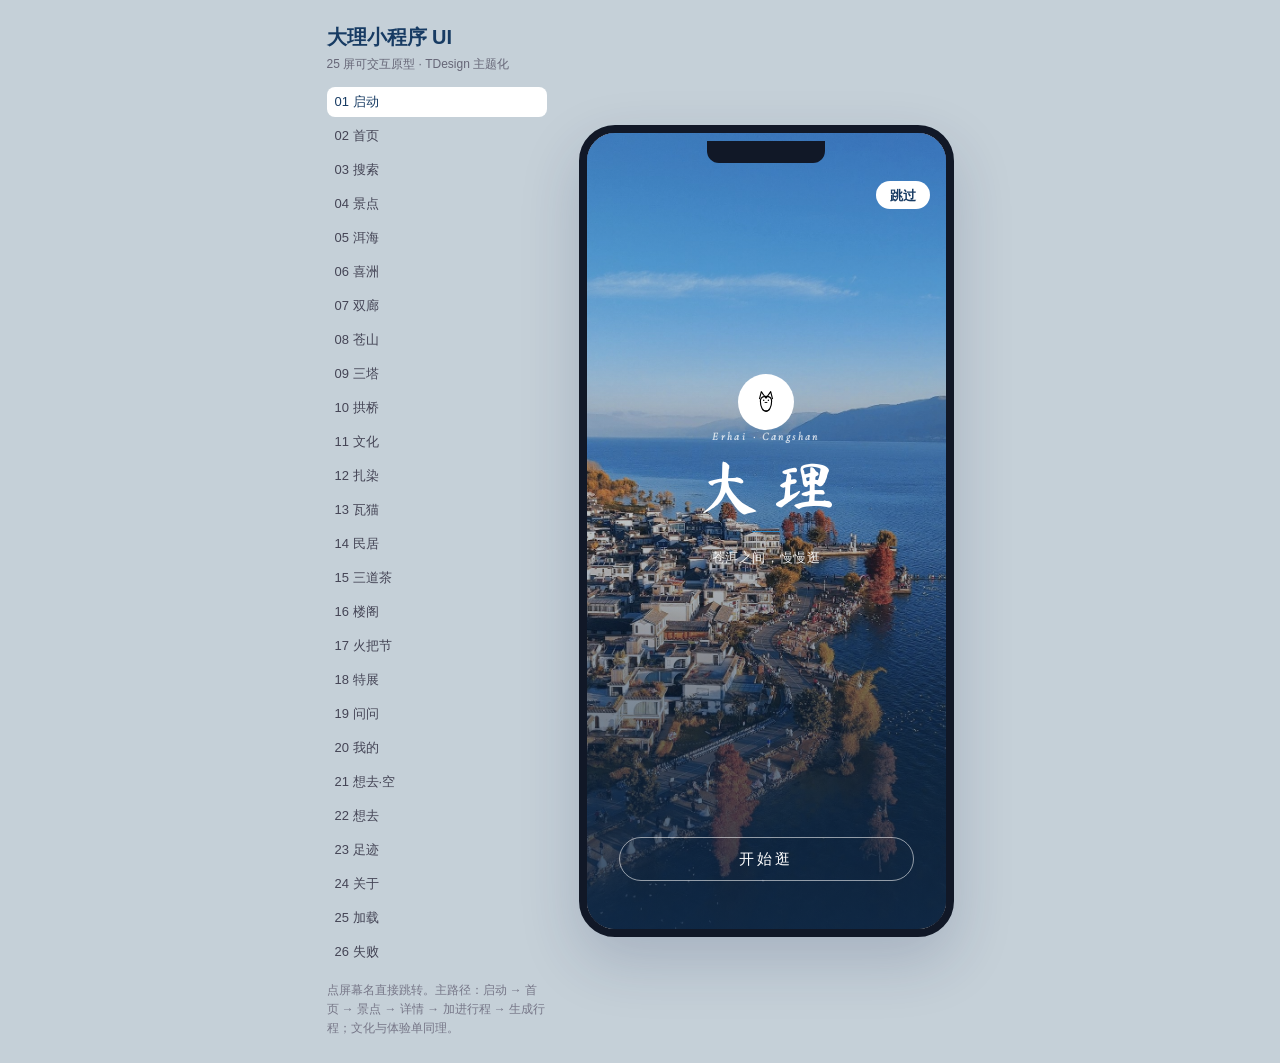
<file: prototype/index.html>
<!DOCTYPE html>
<html lang="zh-CN">
<head>
  <meta charset="UTF-8" />
  <meta name="viewport" content="width=device-width, initial-scale=1, maximum-scale=1" />
  <title>大理 · 文化信息体验</title>
  <link rel="stylesheet" href="../assets/fonts/fonts.css" data-font-local="1" />
  <link rel="stylesheet" href="./styles.css" />
</head>
<body>
  <div class="stage">
    <aside class="legend">
      <h1>大理小程序 UI</h1>
      <p class="sub">25 屏可交互原型 · TDesign 主题化</p>
      <div class="nav-list" id="screen-nav"></div>
      <p class="hint">点屏幕名直接跳转。主路径：启动 → 首页 → 景点 → 详情 → 加进行程 → 生成行程；文化与体验单同理。</p>
    </aside>

    <div class="phone">
      <div class="notch"></div>

      <!-- S01 启动 -->
      <section class="screen splash no-tab" id="splash" data-name="01 启动">
        <div class="splash-bg"><img src="./assets/hero-erhai-aerial.jpg" alt="" /></div>
        <div class="splash-top">
          <button class="skip" type="button" data-go="home">跳过</button>
        </div>
        <div class="splash-body">
          <div class="logo"><img src="./assets/wamao.svg" alt="" /></div>
          <em class="kicker">Erhai · Cangshan</em>
          <h2>大理</h2>
          <i class="rule"></i>
          <p>苍洱之间，慢慢逛</p>
        </div>
        <div class="splash-cta">
          <button class="btn-ghost" type="button" data-go="home">开始逛</button>
        </div>
      </section>

      <!-- S02 首页 -->
      <section class="screen" id="home" data-name="02 首页">
        <div class="status light" style="position:absolute;left:0;right:0;z-index:6;color:#fff">9:41<span>▮▮▮</span></div>
        <header class="nav overlay home-nav">
          <div class="brand">
            <span class="mark" aria-hidden="true"><svg viewBox="0 0 32 32" fill="none" aria-hidden="true"><path d="M5 19.5 10.2 9.8 14.8 14.2 18.6 8.5 27 19.5" stroke="currentColor" stroke-width="1.65" stroke-linecap="round" stroke-linejoin="round"/><path d="M5 22.2c2.4-1.6 4.8-1.6 7.2 0s4.8 1.6 7.2 0 4.8-1.6 7.6 0" stroke="currentColor" stroke-width="1.35" stroke-linecap="round" opacity=".88"/><path d="M5 25.2c2.2-1.2 4.4-1.2 6.6 0s4.4 1.2 6.6 0 4.4-1.2 7.3 0" stroke="currentColor" stroke-width="1.2" stroke-linecap="round" opacity=".5"/></svg></span>
            <span class="brand-type"><b class="brand-wordmark">大理</b><em>DALI</em></span>
          </div>
          <button class="icon-btn" type="button" data-go="search" aria-label="搜索"><svg viewBox="0 0 24 24" fill="none" stroke="currentColor" stroke-width="1.6" stroke-linecap="round"><circle cx="11" cy="11" r="6.2"/><path d="m15.6 15.6 4.4 4.4"/><path d="M8.4 12.2c1.1-.7 2.3-.4 3.2.3"/></svg></button>
        </header>
        <div class="hero tall home-poster">
          <img src="./assets/hero-erhai-aerial.jpg" alt="航拍双廊：白墙村落伸进洱海，岸边是秋天的红杉" />
          <div class="poster-title">
            <span class="poster-slogan">风起的时候</span>
          </div>
        </div>
        <div class="home-board">
          <div class="entry-row">
            <button type="button" data-go="spots"><i aria-hidden="true">景</i><span><b>景点</b><small>去哪逛</small></span></button>
            <button type="button" data-go="culture"><i aria-hidden="true">文</i><span><b>文化</b><small>看懂，带走</small></span></button>
          </div>
          <div class="strip-head">
            <b>值得先看</b>
            <span data-go="spots" style="cursor:pointer">更多</span>
          </div>
          <div class="strip">
            <button class="strip-card" type="button" data-go="exhibit">
              <img src="./assets/exhibit-tower.jpg" alt="暮色里亮灯的古城楼阁" />
              <span><b>云上大理城</b><small>云上特展</small></span>
            </button>
            <button class="strip-card" type="button" data-go="spot-erhai">
              <img src="./assets/spot-erhai.jpg" alt="苍山下的洱海与白云" />
              <span><b>洱海</b><small>半日足够</small></span>
            </button>
            <button class="strip-card" type="button" data-go="spot-xizhou">
              <img src="./assets/spot-xizhou.jpg" alt="喜洲古镇街巷" />
              <span><b>喜洲</b><small>慢下来走</small></span>
            </button>
            <button class="strip-card" type="button" data-go="spot-shuanglang">
              <img src="./assets/spot-shuanglang.jpg" alt="双廊湖岸" />
              <span><b>双廊</b><small>岸边拍照</small></span>
            </button>
          </div>
        </div>
      </section>

      <!-- 搜索 -->
      <section class="screen no-tab" id="search" data-name="03 搜索">
        <div class="status">9:41<span>▮▮▮</span></div>
        <header class="nav">
          <button class="back" type="button" data-back="home"><svg viewBox="0 0 24 24" fill="none" stroke="currentColor" stroke-width="1.6" stroke-linecap="round" stroke-linejoin="round"><path d="M14.5 5.5 7 12l7.5 6.5"/><path d="M8 12h10" opacity=".35"/></svg></button>
          <div class="nav-title"><em>Search</em><b>搜索</b></div>
          <span class="nav-slot"></span>
        </header>
        <div class="search-box">
          <svg viewBox="0 0 24 24" fill="none" stroke="currentColor" stroke-width="1.6" width="18" height="18"><circle cx="11" cy="11" r="6.2"/><path d="m15.6 15.6 4.4 4.4"/></svg>
          <input id="search-input" type="search" placeholder="搜洱海、扎染、喜洲" />
        </div>
        <div class="list" id="search-result">
          <button class="row" type="button" data-go="spot-erhai">
            <img src="./assets/spot-erhai.jpg" alt="" />
            <div class="grow"><b>洱海</b><p>景点 · 半日足够</p></div>
            <span class="arrow">›</span>
          </button>
          <button class="row" type="button" data-go="spot-xizhou">
            <img src="./assets/spot-xizhou.jpg" alt="" />
            <div class="grow"><b>喜洲古镇</b><p>景点 · 慢逛</p></div>
            <span class="arrow">›</span>
          </button>
          <button class="row" type="button" data-go="culture-dye">
            <img src="./assets/craft-dye.jpg" alt="" />
            <div class="grow"><b>扎染</b><p>文化 · 可体验</p></div>
            <span class="arrow">›</span>
          </button>
          <button class="row" type="button" data-go="culture-wamao">
            <img src="./assets/craft-shelf.jpg" alt="" />
            <div class="grow"><b>瓦猫</b><p>文化 · 屋顶守护</p></div>
            <span class="arrow">›</span>
          </button>
          <button class="row" type="button" data-go="culture-tea">
            <img src="./assets/craft-tea.jpg" alt="" />
            <div class="grow"><b>三道茶</b><p>文化 · 一苦二甜</p></div>
            <span class="arrow">›</span>
          </button>
          <button class="row" type="button" data-go="spot-pagoda">
            <img src="./assets/spot-pagoda.jpg" alt="" />
            <div class="grow"><b>崇圣寺三塔</b><p>景点 · 半日</p></div>
            <span class="arrow">›</span>
          </button>
        </div>
        <div class="empty slim" id="search-empty" hidden>
          <div class="logo"><img src="./assets/wamao.svg" alt="" /></div>
          <p>没有找到<span id="search-empty-word"></span></p>
          <i class="rule"></i>
          <span class="desc">试试「洱海」「喜洲」「扎染」这些词</span>
        </div>
      </section>

      <!-- S03 景点 -->
      <section class="screen" id="spots" data-name="04 景点">
        <div class="status">9:41<span>▮▮▮</span></div>
        <header class="nav">
          <button class="back" type="button" data-back="home"><svg viewBox="0 0 24 24" fill="none" stroke="currentColor" stroke-width="1.6" stroke-linecap="round" stroke-linejoin="round"><path d="M14.5 5.5 7 12l7.5 6.5"/><path d="M8 12h10" opacity=".35"/></svg></button>
          <div class="nav-title"><b>景点</b></div>
          <span class="nav-slot"></span>
        </header>
        <button class="search" type="button" data-go="search">搜洱海、喜洲、双廊</button>
        <button class="spot-promo" type="button" data-go="spot-erhai">
          <img src="./assets/hero-erhai-aerial.jpg" alt="航拍洱海与岸上白墙" />
          <div>
            <small>第一次来</small>
            <b>先去才村看湖</b>
            <span>三四公里廊道，下午回古城</span>
          </div>
          <em>去看</em>
        </button>
        <div class="zone-head">
          <b>按片区看</b>
          <button type="button" id="zone-all">全部</button>
        </div>
        <div class="zone-row">
          <button class="zone-card" type="button" data-zone-go="east" style="--zone:#8eb3c8">
            <img src="./assets/hero-erhai-aerial.jpg" alt="东岸洱海" />
            <b>东岸</b>
          </button>
          <button class="zone-card" type="button" data-zone-go="north" style="--zone:#c4b08f">
            <img src="./assets/spot-xizhou.jpg" alt="城北喜洲" />
            <b>城北</b>
          </button>
          <button class="zone-card" type="button" data-zone-go="west" style="--zone:#a3b59a">
            <img src="./assets/spot-pagoda.jpg" alt="城西三塔" />
            <b>城西</b>
          </button>
          <button class="zone-card" type="button" data-zone-go="far" style="--zone:#8fb8b2">
            <img src="./assets/spot-shuanglang.jpg" alt="北段双廊" class="pos-r" />
            <b>北段</b>
          </button>
        </div>
        <div class="zone-chipbar" id="zone-chipbar" hidden>
          <span>已选片区：<b id="zone-chip-name">东岸</b></span>
          <button type="button" id="zone-clear">清除</button>
        </div>
        <div class="tags" data-filter="spots">
          <button class="on" type="button" data-tag="all">全部</button>
          <button type="button" data-tag="半日">半日</button>
          <button type="button" data-tag="湖岸">湖岸</button>
          <button type="button" data-tag="古镇">古镇</button>
          <button type="button" data-tag="第一次">第一次</button>
        </div>
        <button class="ai-inline" type="button" data-ai-inline="spots">
          <i><svg viewBox="0 0 24 24" fill="none" stroke="currentColor" stroke-width="1.55" stroke-linecap="round" stroke-linejoin="round"><path d="M12 4.2 13.7 9l4.8 1.7-4.8 1.7L12 17.2l-1.7-4.8L5.5 10.7 10.3 9z"/><path d="M18.4 16.2 19.2 18l1.8.8-1.8.8-.8 1.8-.8-1.8-1.8-.8 1.8-.8z" opacity=".62"/></svg></i>
          <span>让 AI 从这一页里挑一条能走完的线</span>
          <em>去问</em>
        </button>
        <p class="list-note">点右下角加号收进行程，看中就收</p>
        <div class="place-list" id="spot-list">
          <article class="place" data-zone="east" data-tags="半日 湖岸 第一次">
            <button class="place-go" type="button" data-go="spot-erhai">
              <img src="./assets/hero-erhai-aerial.jpg" alt="航拍洱海与岸上白墙" />
              <div>
                <header>
                  <span class="mark" aria-hidden="true"><svg viewBox="0 0 24 24" fill="none" stroke="currentColor" stroke-width="1.8" stroke-linecap="round"><path d="M3 9.5c2.2 0 2.2-2.2 4.4-2.2S9.6 9.5 11.8 9.5s2.2-2.2 4.4-2.2 2.2 2.2 4.4 2.2"/><path d="M3 15.5c2.2 0 2.2-2.2 4.4-2.2s2.2 2.2 4.4 2.2 2.2-2.2 4.4-2.2 2.2 2.2 4.4 2.2"/></svg></span>
                  <b>洱海</b><em>首选</em>
                </header>
                <p>到才村看水色。廊道走三四公里就回。</p>
                <div class="place-meta"><span>3–4 小时</span><span>东岸</span></div>
              </div>
            </button>
            <button class="place-add" type="button" data-add="spot-erhai" aria-label="把洱海加入行程">+</button>
          </article>
          <article class="place" data-zone="north" data-tags="半日 古镇">
            <button class="place-go" type="button" data-go="spot-xizhou">
              <img src="./assets/spot-xizhou.jpg" alt="喜洲古镇街巷" />
              <div>
                <header>
                  <span class="mark" aria-hidden="true"><svg viewBox="0 0 24 24" fill="none" stroke="currentColor" stroke-width="1.8" stroke-linejoin="round" stroke-linecap="round"><path d="M4 11.5 12 5l8 6.5"/><path d="M7 10.8V19h10v-8.2"/></svg></span>
                  <b>喜洲古镇</b>
                </header>
                <p>院子和扎染都在市户街，村口坐小火车。</p>
                <div class="place-meta"><span>4 小时</span><span>城北</span></div>
              </div>
            </button>
            <button class="place-add" type="button" data-add="spot-xizhou" aria-label="把喜洲加入行程">+</button>
          </article>
          <article class="place" data-zone="far" data-tags="湖岸 古镇">
            <button class="place-go" type="button" data-go="spot-shuanglang">
              <img src="./assets/spot-shuanglang.jpg" alt="双廊湖岸" class="pos-r" />
              <div>
                <header>
                  <span class="mark" aria-hidden="true"><svg viewBox="0 0 24 24" fill="none" stroke="currentColor" stroke-width="1.8" stroke-linecap="round"><circle cx="15" cy="8" r="2.4"/><path d="M3 17.5c2.4-3.2 5.2-4.8 9-4.8s6.6 1.6 9 4.8"/></svg></span>
                  <b>双廊</b>
                </header>
                <p>村子贴着湖北段，从古城要单留车程。</p>
                <div class="place-meta"><span>3 小时</span><span>北段</span></div>
              </div>
            </button>
            <button class="place-add" type="button" data-add="spot-shuanglang" aria-label="把双廊加入行程">+</button>
          </article>
          <article class="place" data-zone="west" data-tags="半日 第一次">
            <button class="place-go" type="button" data-go="spot-pagoda">
              <img src="./assets/spot-pagoda.jpg" alt="崇圣寺三塔" />
              <div>
                <header>
                  <span class="mark" aria-hidden="true"><svg viewBox="0 0 24 24" fill="none" stroke="currentColor" stroke-width="1.8" stroke-linejoin="round" stroke-linecap="round"><path d="M12 3 7.5 8h9L12 3z"/><path d="M12 8 6 13h12L12 8z"/><path d="M12 13 4.5 18.5h15L12 13z"/><path d="M12 18.5V21"/></svg></span>
                  <b>崇圣寺三塔</b>
                </header>
                <p>远处看清三座塔即可，不必走完寺院。</p>
                <div class="place-meta"><span>1.5 小时</span><span>城西北</span></div>
              </div>
            </button>
            <button class="place-add" type="button" data-add="spot-pagoda" aria-label="把三塔加入行程">+</button>
          </article>
          <article class="place" data-zone="west" data-tags="半日">
            <button class="place-go" type="button" data-go="spot-cangshan">
              <img src="./assets/spot-cangshan.jpg" alt="苍山" class="pos-r" />
              <div>
                <header>
                  <span class="mark" aria-hidden="true"><svg viewBox="0 0 24 24" fill="none" stroke="currentColor" stroke-width="1.8" stroke-linejoin="round" stroke-linecap="round"><path d="m3 18 6.2-9 3.1 4.4L15.8 8 21 18H3z"/></svg></span>
                  <b>苍山</b>
                </header>
                <p>先在海边看山形，想上去再坐索道。</p>
                <div class="place-meta"><span>半天</span><span>城西</span></div>
              </div>
            </button>
            <button class="place-add" type="button" data-add="spot-cangshan" aria-label="把苍山加入行程">+</button>
          </article>
          <article class="place" data-zone="far" data-tags="湖岸">
            <button class="place-go" type="button" data-go="spot-bridge">
              <img src="./assets/spot-bridge.jpg" alt="湖上拱桥" />
              <div>
                <header>
                  <span class="mark" aria-hidden="true"><svg viewBox="0 0 24 24" fill="none" stroke="currentColor" stroke-width="1.8" stroke-linecap="round"><path d="M3 15.5c2.4-4 5.2-6 9-6s6.6 2 9 6"/><path d="M4 16.2h16M8 16.2V19M12 16.2V19M16 16.2V19"/></svg></span>
                  <b>湖上拱桥</b>
                </header>
                <p>双廊岸边的对称桥，拍完倒影就走。</p>
                <div class="place-meta"><span>30 分钟</span><span>跟双廊</span></div>
              </div>
            </button>
            <button class="place-add" type="button" data-add="spot-bridge" aria-label="把拱桥加入行程">+</button>
          </article>
        </div>
        <p class="filter-empty" id="spot-filter-empty" hidden>这个片区和条件下没有景点。换一个看看，或点上面「全部」。</p>
        <div class="also">
          <p>不只是景点</p>
          <div>
            <button type="button" data-go="culture-dye">
              <img src="./assets/craft-dye.jpg" alt="" />
              <b>扎染</b>
              <span>文化 · 可体验</span>
            </button>
            <button type="button" data-go="exhibit">
              <img src="./assets/exhibit-tower.jpg" alt="" />
              <b>云上大理城</b>
              <span>特展 · 先看气质</span>
            </button>
          </div>
        </div>
      </section>

      <!-- S04 洱海详情 -->
      <section class="screen no-tab spot-page" id="spot-erhai" data-name="05 洱海">
        <div class="status light" style="position:absolute;left:0;right:0;z-index:6;color:#fff">9:41<span>▮▮▮</span></div>
        <header class="nav overlay spot-nav">
          <button class="back" type="button" data-back="spots"><svg viewBox="0 0 24 24" fill="none" stroke="currentColor" stroke-width="1.6" stroke-linecap="round" stroke-linejoin="round"><path d="M14.5 5.5 7 12l7.5 6.5"/><path d="M8 12h10" opacity=".35"/></svg></button>
          <span class="spot-actions">
            <button class="icon-btn share-btn" type="button" aria-label="分享"><svg viewBox="0 0 24 24" fill="none" stroke="currentColor" stroke-width="1.55" stroke-linecap="round"><circle cx="18" cy="5.5" r="2.2"/><circle cx="6" cy="12" r="2.2"/><circle cx="18" cy="18.5" r="2.2"/><path d="m8 10.8 6.2-3.4M8 13.2l6.2 3.4"/></svg></button>
            <button class="icon-btn fav-btn" type="button" data-fav="洱海" aria-label="收藏"><svg viewBox="0 0 24 24" fill="none" stroke="currentColor" stroke-width="1.55" stroke-linejoin="round"><path d="M12 19.4S5 14.2 5 9.8A3.8 3.8 0 0 1 12 8a3.8 3.8 0 0 1 7 1.8c0 4.4-7 9.6-7 9.6z"/></svg></button>
          </span>
        </header>
        <div class="spot-cover">
          <img src="./assets/hero-erhai-aerial.jpg" alt="航拍洱海：白墙村子伸进湖里" />
        </div>
        <div class="spot-sheet">
          <div class="spot-head">
            <h1>洱海</h1>
            <p>第一次来，用半天把这片湖看懂，不必骑完全圈。</p>
            <div class="mini"><em>半日</em><em>湖岸</em><em>新手友好</em></div>
          </div>
          <div class="facts">
            <div><small>建议时长</small><b>3–4 小时</b></div>
            <div><small>怎么去</small><b>东门 20 分钟</b></div>
            <div><small>适合</small><b>第一次来</b></div>
          </div>
          <section class="spot-block">
            <h2>可以这样逛</h2>
            <ol class="route">
              <li><i>1</i><div><b>先到岸边看水色</b><span>才村或龙龛都行，到了先站 10 分钟，别急着骑行。</span></div></li>
              <li><i>2</i><div><b>沿生态廊道走一段</b><span>走 3–4 公里足够。全湖一圈要一天，第一次来不划算。</span></div></li>
              <li><i>3</i><div><b>下午回古城吃饭</b><span>西边看山、东边看湖，选一边即可。</span></div></li>
            </ol>
          </section>
          <section class="spot-block">
            <h2>现场</h2>
            <div class="pics">
              <img src="./assets/spot-erhai.jpg" alt="洱海与白云" />
              <img src="./assets/spot-bridge.jpg" alt="湖上拱桥" />
              <img src="./assets/hero-erhai.jpg" alt="洱海岸线" />
            </div>
          </section>
          <section class="spot-block">
            <h2>接下来去</h2>
            <div class="related">
              <button type="button" data-go="spot-shuanglang"><img src="./assets/spot-shuanglang.jpg" alt="" /><b>双廊</b><small>拍照、贴湖的村子</small></button>
              <button type="button" data-go="spot-xizhou"><img src="./assets/spot-xizhou.jpg" alt="" /><b>喜洲</b><small>慢半日看民居</small></button>
            </div>
          </section>
        </div>
        <div class="spot-dock">
          <button class="btn-ghost-dock" type="button" data-add="spot-erhai">加入行程</button>
          <button class="btn-primary add-fav" type="button" data-fav="洱海">加入想去</button>
        </div>
      </section>

      <section class="screen no-tab spot-page" id="spot-xizhou" data-name="06 喜洲">
        <div class="status light" style="position:absolute;left:0;right:0;z-index:6;color:#fff">9:41<span>▮▮▮</span></div>
        <header class="nav overlay spot-nav">
          <button class="back" type="button" data-back="spots"><svg viewBox="0 0 24 24" fill="none" stroke="currentColor" stroke-width="1.6" stroke-linecap="round" stroke-linejoin="round"><path d="M14.5 5.5 7 12l7.5 6.5"/><path d="M8 12h10" opacity=".35"/></svg></button>
          <span class="spot-actions">
            <button class="icon-btn share-btn" type="button" aria-label="分享"><svg viewBox="0 0 24 24" fill="none" stroke="currentColor" stroke-width="1.55" stroke-linecap="round"><circle cx="18" cy="5.5" r="2.2"/><circle cx="6" cy="12" r="2.2"/><circle cx="18" cy="18.5" r="2.2"/><path d="m8 10.8 6.2-3.4M8 13.2l6.2 3.4"/></svg></button>
            <button class="icon-btn fav-btn" type="button" data-fav="喜洲古镇" aria-label="收藏"><svg viewBox="0 0 24 24" fill="none" stroke="currentColor" stroke-width="1.55" stroke-linejoin="round"><path d="M12 19.4S5 14.2 5 9.8A3.8 3.8 0 0 1 12 8a3.8 3.8 0 0 1 7 1.8c0 4.4-7 9.6-7 9.6z"/></svg></button>
          </span>
        </header>
        <div class="spot-cover">
          <img src="./assets/spot-xizhou.jpg" alt="喜洲古镇" />
        </div>
        <div class="spot-sheet">
          <div class="spot-head">
            <h1>喜洲古镇</h1>
            <p>看白族院子和扎染，中午可以坐下来喝杯三道茶。</p>
            <div class="mini"><em>古镇</em><em>半天</em><em>慢逛</em></div>
          </div>
          <div class="facts">
            <div><small>建议时长</small><b>4 小时</b></div>
            <div><small>怎么去</small><b>古城约 40 分钟</b></div>
            <div><small>适合</small><b>看当地生活</b></div>
          </div>
          <section class="spot-block">
            <h2>可以这样逛</h2>
            <ol class="route">
              <li><i>1</i><div><b>严家大院看民居</b><span>三坊一照壁进院子里看，比在街上拍墙有用。</span></div></li>
              <li><i>2</i><div><b>转进作坊看扎染</b><span>能看见蓝白怎么一层层浸出来，不必报整日体验。</span></div></li>
              <li><i>3</i><div><b>田园小火车绕一圈</b><span>坐 20 分钟看田和村子，当作收尾。</span></div></li>
            </ol>
          </section>
          <section class="spot-block">
            <h2>现场</h2>
            <div class="pics">
              <img src="./assets/culture-town.jpg" alt="" />
              <img src="./assets/culture-room.jpg" alt="" />
              <img src="./assets/craft-dye.jpg" alt="" />
            </div>
          </section>
          <section class="spot-block">
            <h2>接下来去</h2>
            <div class="related">
              <button type="button" data-go="spot-erhai"><img src="./assets/hero-erhai-aerial.jpg" alt="" /><b>洱海</b><small>回城路上可停</small></button>
              <button type="button" data-go="spot-pagoda"><img src="./assets/spot-pagoda.jpg" alt="" /><b>三塔</b><small>古城标志</small></button>
            </div>
          </section>
        </div>
        <div class="spot-dock">
          <button class="btn-ghost-dock" type="button" data-add="spot-xizhou">加入行程</button>
          <button class="btn-primary add-fav" type="button" data-fav="喜洲古镇">加入想去</button>
        </div>
      </section>

      <section class="screen no-tab spot-page" id="spot-shuanglang" data-name="07 双廊">
        <div class="status light" style="position:absolute;left:0;right:0;z-index:6;color:#fff">9:41<span>▮▮▮</span></div>
        <header class="nav overlay spot-nav">
          <button class="back" type="button" data-back="spots"><svg viewBox="0 0 24 24" fill="none" stroke="currentColor" stroke-width="1.6" stroke-linecap="round" stroke-linejoin="round"><path d="M14.5 5.5 7 12l7.5 6.5"/><path d="M8 12h10" opacity=".35"/></svg></button>
          <span class="spot-actions">
            <button class="icon-btn share-btn" type="button" aria-label="分享"><svg viewBox="0 0 24 24" fill="none" stroke="currentColor" stroke-width="1.55" stroke-linecap="round"><circle cx="18" cy="5.5" r="2.2"/><circle cx="6" cy="12" r="2.2"/><circle cx="18" cy="18.5" r="2.2"/><path d="m8 10.8 6.2-3.4M8 13.2l6.2 3.4"/></svg></button>
            <button class="icon-btn fav-btn" type="button" data-fav="双廊" aria-label="收藏"><svg viewBox="0 0 24 24" fill="none" stroke="currentColor" stroke-width="1.55" stroke-linejoin="round"><path d="M12 19.4S5 14.2 5 9.8A3.8 3.8 0 0 1 12 8a3.8 3.8 0 0 1 7 1.8c0 4.4-7 9.6-7 9.6z"/></svg></button>
          </span>
        </header>
        <div class="spot-cover">
          <img src="./assets/spot-shuanglang.jpg" alt="双廊" class="pos-r" />
        </div>
        <div class="spot-sheet">
          <div class="spot-head">
            <h1>双廊</h1>
            <p>村子贴着湖岸长，适合慢慢拍，车程要单独留出来。</p>
            <div class="mini"><em>湖岸</em><em>拍照</em><em>半日含车</em></div>
          </div>
          <div class="facts">
            <div><small>建议时长</small><b>3 小时</b></div>
            <div><small>怎么去</small><b>环海东路</b></div>
            <div><small>适合</small><b>拍海景</b></div>
          </div>
          <section class="spot-block">
            <h2>可以这样逛</h2>
            <ol class="route">
              <li><i>1</i><div><b>南门码头下看湖</b><span>先确认水色和风，再决定往北走多远。</span></div></li>
              <li><i>2</i><div><b>沿岸走到玉几岛一带</b><span>白墙、栈道、远山叠在一条线上，是主要拍照段。</span></div></li>
              <li><i>3</i><div><b>拱桥打卡后返程</b><span>不必住下来。当天来回，和洱海不要排在同一上午。</span></div></li>
            </ol>
          </section>
          <section class="spot-block">
            <h2>现场</h2>
            <div class="pics">
              <img src="./assets/hero-erhai-aerial.jpg" alt="" />
              <img src="./assets/spot-bridge.jpg" alt="" />
              <img src="./assets/spot-shuanglang.jpg" alt="" />
            </div>
          </section>
          <section class="spot-block">
            <h2>接下来去</h2>
            <div class="related">
              <button type="button" data-go="spot-bridge"><img src="./assets/spot-bridge.jpg" alt="" /><b>湖上拱桥</b><small>顺路 30 分钟</small></button>
              <button type="button" data-go="spot-erhai"><img src="./assets/hero-erhai-aerial.jpg" alt="" /><b>洱海</b><small>西岸看山</small></button>
            </div>
          </section>
        </div>
        <div class="spot-dock">
          <button class="btn-ghost-dock" type="button" data-add="spot-shuanglang">加入行程</button>
          <button class="btn-primary add-fav" type="button" data-fav="双廊">加入想去</button>
        </div>
      </section>

      <section class="screen no-tab spot-page" id="spot-cangshan" data-name="08 苍山">
        <div class="status light" style="position:absolute;left:0;right:0;z-index:6;color:#fff">9:41<span>▮▮▮</span></div>
        <header class="nav overlay spot-nav">
          <button class="back" type="button" data-back="spots"><svg viewBox="0 0 24 24" fill="none" stroke="currentColor" stroke-width="1.6" stroke-linecap="round" stroke-linejoin="round"><path d="M14.5 5.5 7 12l7.5 6.5"/><path d="M8 12h10" opacity=".35"/></svg></button>
          <span class="spot-actions">
            <button class="icon-btn share-btn" type="button" aria-label="分享"><svg viewBox="0 0 24 24" fill="none" stroke="currentColor" stroke-width="1.55" stroke-linecap="round"><circle cx="18" cy="5.5" r="2.2"/><circle cx="6" cy="12" r="2.2"/><circle cx="18" cy="18.5" r="2.2"/><path d="m8 10.8 6.2-3.4M8 13.2l6.2 3.4"/></svg></button>
            <button class="icon-btn fav-btn" type="button" data-fav="苍山" aria-label="收藏"><svg viewBox="0 0 24 24" fill="none" stroke="currentColor" stroke-width="1.55" stroke-linejoin="round"><path d="M12 19.4S5 14.2 5 9.8A3.8 3.8 0 0 1 12 8a3.8 3.8 0 0 1 7 1.8c0 4.4-7 9.6-7 9.6z"/></svg></button>
          </span>
        </header>
        <div class="spot-cover">
          <img src="./assets/spot-cangshan.jpg" alt="苍山" class="pos-r" />
        </div>
        <div class="spot-sheet">
          <div class="spot-head">
            <h1>苍山</h1>
            <p>雪线落在湖对面。第一次来，海边看山通常比上山更值。</p>
            <div class="mini"><em>看山</em><em>半天+</em></div>
          </div>
          <div class="facts">
            <div><small>建议时长</small><b>半天到一天</b></div>
            <div><small>怎么去</small><b>城西索道</b></div>
            <div><small>适合</small><b>有体力再上</b></div>
          </div>
          <section class="spot-block">
            <h2>可以这样逛</h2>
            <ol class="route">
              <li><i>1</i><div><b>先在洱海西岸看山</b><span>确认当天有没有云。云封顶时不必硬上。</span></div></li>
              <li><i>2</i><div><b>再决定要不要坐索道</b><span>感通索道半日足够。徒步洗马潭要一整天。</span></div></li>
              <li><i>3</i><div><b>下午下山回城</b><span>别和双廊排同一天，车程会把行程吃掉。</span></div></li>
            </ol>
          </section>
          <section class="spot-block">
            <h2>现场</h2>
            <div class="pics">
              <img src="./assets/spot-cangshan.jpg" alt="苍山雪线" />
              <img src="./assets/hero-erhai-aerial.jpg" alt="从洱海东岸看山" />
              <img src="./assets/spot-pagoda.jpg" alt="三塔与山" />
            </div>
          </section>
          <section class="spot-block">
            <h2>接下来去</h2>
            <div class="related">
              <button type="button" data-go="spot-erhai"><img src="./assets/hero-erhai-aerial.jpg" alt="" /><b>洱海</b><small>山下看倒影</small></button>
              <button type="button" data-go="spot-pagoda"><img src="./assets/spot-pagoda.jpg" alt="" /><b>三塔</b><small>回城可停</small></button>
            </div>
          </section>
        </div>
        <div class="spot-dock">
          <button class="btn-ghost-dock" type="button" data-add="spot-cangshan">加入行程</button>
          <button class="btn-primary add-fav" type="button" data-fav="苍山">加入想去</button>
        </div>
      </section>

      <section class="screen no-tab spot-page" id="spot-pagoda" data-name="09 三塔">
        <div class="status light" style="position:absolute;left:0;right:0;z-index:6;color:#fff">9:41<span>▮▮▮</span></div>
        <header class="nav overlay spot-nav">
          <button class="back" type="button" data-back="spots"><svg viewBox="0 0 24 24" fill="none" stroke="currentColor" stroke-width="1.6" stroke-linecap="round" stroke-linejoin="round"><path d="M14.5 5.5 7 12l7.5 6.5"/><path d="M8 12h10" opacity=".35"/></svg></button>
          <span class="spot-actions">
            <button class="icon-btn share-btn" type="button" aria-label="分享"><svg viewBox="0 0 24 24" fill="none" stroke="currentColor" stroke-width="1.55" stroke-linecap="round"><circle cx="18" cy="5.5" r="2.2"/><circle cx="6" cy="12" r="2.2"/><circle cx="18" cy="18.5" r="2.2"/><path d="m8 10.8 6.2-3.4M8 13.2l6.2 3.4"/></svg></button>
            <button class="icon-btn fav-btn" type="button" data-fav="崇圣寺三塔" aria-label="收藏"><svg viewBox="0 0 24 24" fill="none" stroke="currentColor" stroke-width="1.55" stroke-linejoin="round"><path d="M12 19.4S5 14.2 5 9.8A3.8 3.8 0 0 1 12 8a3.8 3.8 0 0 1 7 1.8c0 4.4-7 9.6-7 9.6z"/></svg></button>
          </span>
        </header>
        <div class="spot-cover">
          <img src="./assets/spot-pagoda.jpg" alt="崇圣寺三塔" />
        </div>
        <div class="spot-sheet">
          <div class="spot-head">
            <h1>崇圣寺三塔</h1>
            <p>大理的天际线。不用走完全寺，把三座塔的比例看清即可。</p>
            <div class="mini"><em>古城</em><em>半日</em><em>标志</em></div>
          </div>
          <div class="facts">
            <div><small>建议时长</small><b>1.5–2 小时</b></div>
            <div><small>怎么去</small><b>城西北可到</b></div>
            <div><small>适合</small><b>看标志建筑</b></div>
          </div>
          <section class="spot-block">
            <h2>可以这样逛</h2>
            <ol class="route">
              <li><i>1</i><div><b>先在门外看全景</b><span>三塔和苍山叠在一起，是最清楚的构图。</span></div></li>
              <li><i>2</i><div><b>进寺走到主塔前</b><span>不用逐殿转。主塔前站 15 分钟够用。</span></div></li>
              <li><i>3</i><div><b>出寺回古城</b><span>和喜洲不要排同一上午，会赶。</span></div></li>
            </ol>
          </section>
          <section class="spot-block">
            <h2>现场</h2>
            <div class="pics">
              <img src="./assets/spot-pagoda.jpg" alt="" />
              <img src="./assets/culture-temple.jpg" alt="" />
              <img src="./assets/exhibit-tower.jpg" alt="" />
            </div>
          </section>
          <section class="spot-block">
            <h2>接下来去</h2>
            <div class="related">
              <button type="button" data-go="spot-xizhou"><img src="./assets/spot-xizhou.jpg" alt="" /><b>喜洲</b><small>往北看民居</small></button>
              <button type="button" data-go="spot-erhai"><img src="./assets/hero-erhai-aerial.jpg" alt="" /><b>洱海</b><small>出城看湖</small></button>
            </div>
          </section>
        </div>
        <div class="spot-dock">
          <button class="btn-ghost-dock" type="button" data-add="spot-pagoda">加入行程</button>
          <button class="btn-primary add-fav" type="button" data-fav="崇圣寺三塔">加入想去</button>
        </div>
      </section>

      <section class="screen no-tab spot-page" id="spot-bridge" data-name="10 拱桥">
        <div class="status light" style="position:absolute;left:0;right:0;z-index:6;color:#fff">9:41<span>▮▮▮</span></div>
        <header class="nav overlay spot-nav">
          <button class="back" type="button" data-back="spots"><svg viewBox="0 0 24 24" fill="none" stroke="currentColor" stroke-width="1.6" stroke-linecap="round" stroke-linejoin="round"><path d="M14.5 5.5 7 12l7.5 6.5"/><path d="M8 12h10" opacity=".35"/></svg></button>
          <span class="spot-actions">
            <button class="icon-btn share-btn" type="button" aria-label="分享"><svg viewBox="0 0 24 24" fill="none" stroke="currentColor" stroke-width="1.55" stroke-linecap="round"><circle cx="18" cy="5.5" r="2.2"/><circle cx="6" cy="12" r="2.2"/><circle cx="18" cy="18.5" r="2.2"/><path d="m8 10.8 6.2-3.4M8 13.2l6.2 3.4"/></svg></button>
            <button class="icon-btn fav-btn" type="button" data-fav="湖上拱桥" aria-label="收藏"><svg viewBox="0 0 24 24" fill="none" stroke="currentColor" stroke-width="1.55" stroke-linejoin="round"><path d="M12 19.4S5 14.2 5 9.8A3.8 3.8 0 0 1 12 8a3.8 3.8 0 0 1 7 1.8c0 4.4-7 9.6-7 9.6z"/></svg></button>
          </span>
        </header>
        <div class="spot-cover">
          <img src="./assets/spot-bridge.jpg" alt="湖上拱桥" />
        </div>
        <div class="spot-sheet">
          <div class="spot-head">
            <h1>湖上拱桥</h1>
            <p>双廊岸边的打卡点。拍完对称倒影就可以走，不必单独排半天。</p>
            <div class="mini"><em>顺路</em><em>拍照</em><em>30 分钟</em></div>
          </div>
          <div class="facts">
            <div><small>建议时长</small><b>30 分钟</b></div>
            <div><small>怎么去</small><b>并进双廊</b></div>
            <div><small>适合</small><b>拍干净构图</b></div>
          </div>
          <section class="spot-block">
            <h2>可以这样逛</h2>
            <ol class="route">
              <li><i>1</i><div><b>桥头看倒影</b><span>无风时最清楚。有风就换角度，不必等。</span></div></li>
              <li><i>2</i><div><b>走上桥面转身拍村子</b><span>白墙和湖在同一条线上。</span></div></li>
              <li><i>3</i><div><b>接着走双廊岸线</b><span>这是双廊的一站，不是独立景点。</span></div></li>
            </ol>
          </section>
          <section class="spot-block">
            <h2>接下来去</h2>
            <div class="related">
              <button type="button" data-go="spot-shuanglang"><img src="./assets/spot-shuanglang.jpg" alt="" /><b>双廊</b><small>把岸线走完</small></button>
              <button type="button" data-go="spot-erhai"><img src="./assets/hero-erhai-aerial.jpg" alt="" /><b>洱海</b><small>回程看西岸</small></button>
            </div>
          </section>
        </div>
        <div class="spot-dock">
          <button class="btn-ghost-dock" type="button" data-add="spot-bridge">加入行程</button>
          <button class="btn-primary add-fav" type="button" data-fav="湖上拱桥">加入想去</button>
        </div>
      </section>
      <!-- S05 文化 -->
      <section class="screen" id="culture" data-name="11 文化">
        <div class="status">9:41<span>▮▮▮</span></div>
        <header class="nav">
          <button class="back" type="button" data-back="home"><svg viewBox="0 0 24 24" fill="none" stroke="currentColor" stroke-width="1.6" stroke-linecap="round" stroke-linejoin="round"><path d="M14.5 5.5 7 12l7.5 6.5"/><path d="M8 12h10" opacity=".35"/></svg></button>
          <div class="nav-title"><b>文化</b></div>
          <span class="nav-slot"></span>
        </header>
        <button class="search" type="button" data-go="search">搜扎染、白族、节庆</button>
        <button class="spot-promo cult-promo" type="button" data-go="culture-dye">
          <img src="./assets/craft-dye.jpg" alt="扎染布面" class="pos-r" />
          <div>
            <small>先看懂一件</small>
            <b>扎染</b>
            <span>蓝白是浸出来的，一小时能遇见</span>
          </div>
          <em>去看</em>
        </button>
        <div class="meet">
          <div class="zone-head">
            <b>在哪遇见</b>
          </div>
          <div class="zone-row">
            <button class="zone-card" type="button" data-go="spot-xizhou" style="--zone:#c4b08f">
              <img src="./assets/spot-xizhou.jpg" alt="喜洲" />
              <b>喜洲</b>
            </button>
            <button class="zone-card" type="button" data-go="culture-dye" style="--zone:#6d82a8">
              <img src="./assets/craft-cloth.jpg" alt="周城扎染" />
              <b>周城</b>
            </button>
            <button class="zone-card" type="button" data-go="culture-tower" style="--zone:#a3b59a">
              <img src="./assets/culture-temple.jpg" alt="大理古城" />
              <b>古城</b>
            </button>
          </div>
        </div>
        <div class="tags" data-filter="culture">
          <button class="on" type="button" data-tag="all">全部</button>
          <button type="button" data-tag="工艺">工艺</button>
          <button type="button" data-tag="民俗">民俗</button>
          <button type="button" data-tag="饮食">饮食</button>
        </div>
        <button class="ai-inline" type="button" data-ai-inline="culture">
          <i><svg viewBox="0 0 24 24" fill="none" stroke="currentColor" stroke-width="1.55" stroke-linecap="round" stroke-linejoin="round"><path d="M12 4.2 13.7 9l4.8 1.7-4.8 1.7L12 17.2l-1.7-4.8L5.5 10.7 10.3 9z"/><path d="M18.4 16.2 19.2 18l1.8.8-1.8.8-.8 1.8-.8-1.8-1.8-.8 1.8-.8z" opacity=".62"/></svg></i>
          <span>让 AI 从这一页里挑一条能走完的线</span>
          <em>去问</em>
        </button>
        <p class="list-note">点加号收进体验单，再按地点排</p>
        <div class="cult-list">
          <article class="cult" data-kind="craft" data-tags="工艺">
            <button class="cult-go" type="button" data-go="culture-dye">
              <span class="cult-thumb"><img src="./assets/craft-dye.jpg" alt="扎染" /></span>
              <div>
                <header><b>扎染</b></header>
                <p>蓝从板蓝根里浸出来。喜洲或周城，一小时够。</p>
                <div class="place-meta"><span>1 小时</span><span>喜洲、周城</span></div>
              </div>
            </button>
            <button class="cult-add" type="button" data-cult-add="culture-dye" aria-label="把扎染加入体验">+</button>
          </article>
          <article class="cult" data-kind="folk" data-tags="民俗">
            <button class="cult-go" type="button" data-go="culture-wamao">
              <span class="cult-thumb"><img src="./assets/craft-shelf.jpg" alt="瓦猫" /></span>
              <div>
                <header><b>瓦猫</b></header>
                <p>蹲在屋脊上。路过抬头就能看见。</p>
                <div class="place-meta"><span>路过</span><span>喜洲、古城</span></div>
              </div>
            </button>
            <button class="cult-add" type="button" data-cult-add="culture-wamao" aria-label="把瓦猫加入体验">+</button>
          </article>
          <article class="cult" data-kind="folk" data-tags="民俗">
            <button class="cult-go" type="button" data-go="culture-house">
              <span class="cult-thumb"><img src="./assets/culture-town.jpg" alt="白族民居" /></span>
              <div>
                <header><b>白族民居</b></header>
                <p>三坊一照壁。喜洲严家大院最完整。</p>
                <div class="place-meta"><span>2 小时</span><span>喜洲</span></div>
              </div>
            </button>
            <button class="cult-add" type="button" data-cult-add="culture-house" aria-label="把民居加入体验">+</button>
          </article>
          <article class="cult" data-kind="food" data-tags="饮食">
            <button class="cult-go" type="button" data-go="culture-tea">
              <span class="cult-thumb"><img src="./assets/craft-tea.jpg" alt="三道茶" /></span>
              <div>
                <header><b>三道茶</b></header>
                <p>苦、甜、回味三杯。坐下来喝完即可。</p>
                <div class="place-meta"><span>40 分钟</span><span>喜洲、古城</span></div>
              </div>
            </button>
            <button class="cult-add" type="button" data-cult-add="culture-tea" aria-label="把三道茶加入体验">+</button>
          </article>
          <article class="cult" data-kind="feast" data-tags="民俗">
            <button class="cult-go" type="button" data-go="culture-fire">
              <span class="cult-thumb"><img src="./assets/craft-fire.jpg" alt="火把节" /></span>
              <div>
                <header><b>火把节</b></header>
                <p>夜里围着火走一圈。古城和喜洲都有。</p>
                <div class="place-meta"><span>晚上</span><span>古城、喜洲</span></div>
              </div>
            </button>
            <button class="cult-add" type="button" data-cult-add="culture-fire" aria-label="把火把节加入体验">+</button>
          </article>
          <article class="cult" data-kind="folk" data-tags="民俗">
            <button class="cult-go" type="button" data-go="culture-tower">
              <span class="cult-thumb"><img src="./assets/culture-temple.jpg" alt="古城楼阁" /></span>
              <div>
                <header><b>古城楼阁</b></header>
                <p>先看飞檐和远山的比例，不必认全名字。</p>
                <div class="place-meta"><span>路过</span><span>古城</span></div>
              </div>
            </button>
            <button class="cult-add" type="button" data-cult-add="culture-tower" aria-label="把楼阁加入体验">+</button>
          </article>
        </div>
        <p class="filter-empty" id="cult-filter-empty" hidden>这个条件下没有体验。换一个标签看看。</p>
      </section>

      <!-- S06 扎染详情 -->
      <section class="screen no-tab culture-page dye-page" id="culture-dye" data-name="12 扎染">
        <div class="status light" style="position:absolute;left:0;right:0;z-index:6;color:#fff">9:41<span>▮▮▮</span></div>
        <header class="nav overlay spot-nav">
          <button class="back" type="button" data-back="culture"><svg viewBox="0 0 24 24" fill="none" stroke="currentColor" stroke-width="1.6" stroke-linecap="round" stroke-linejoin="round"><path d="M14.5 5.5 7 12l7.5 6.5"/><path d="M8 12h10" opacity=".35"/></svg></button>
          <span class="nav-slot"></span>
          <span class="nav-slot"></span>
        </header>
        <div class="cover">
          <img src="./assets/craft-dye.jpg" alt="扎染布面" />
          <div class="cover-copy"><em>ZHOU CHENG</em><strong>扎染</strong></div>
        </div>
        <div class="sheet">
          <div class="mini"><em>工艺</em><em>可体验</em><em>周城</em></div>
          <p class="intro">大理扎染以周城最完整。白不是画剩的空，是线缝死、靛泥浸不进去的地方；蓝也不是涂上去，是板蓝根缸里一遍遍浸、提出来氧化变深。</p>
          <p class="cult-quote">看布先找白，再数蓝有几层。</p>
          <div class="pics">
            <img src="./assets/craft-dye.jpg" alt="架上的扎染布" />
            <img src="./assets/craft-cloth.jpg" alt="风里的蓝布" />
            <img src="./assets/hero-tiedye.jpg" alt="扎染纹样特写" />
          </div>
          <div class="cells inset">
            <div><span>看过程</span><b>周城作坊、染缸</b></div>
            <div><span>上手做</span><b>喜洲手作店更方便</b></div>
            <div><span>停留</span><b>看 20 分钟 · 做一块约 1 小时</b></div>
          </div>
          <h4>一块布认这三处</h4>
          <div class="keys dye-keys">
            <article><b>白</b><p>缝、绑、结挡住的位置。拆线后才露出来，不是颜料留白。</p></article>
            <article><b>层</b><p>浅蓝到深蓝是浸的次数。提出来见空气，才会慢慢变蓝。</p></article>
            <article><b>形</b><p>蝴蝶、几何、山水纹，都从折叠来。先看折痕，再看图案。</p></article>
          </div>
          <h4>一小时可以做什么</h4>
          <ol class="route">
            <li><i>1</i><div><b>只做方巾或手帕</b><span>不要一上来做桌布。小块才能在一小时里浸完、拆线。</span></div></li>
            <li><i>2</i><div><b>跟师傅走一遍针法</b><span>常见是缝、绑两种。缝住的地方浸不进色，这就是白。</span></div></li>
            <li><i>3</i><div><b>浸靛、提出、见空气</b><span>出缸时往往还是绿黄，挂着氧化才转蓝。湿着带走也行，回家阴干。</span></div></li>
          </ol>
          <h4>去周城还是喜洲</h4>
          <div class="where-two">
            <div class="where-flat">
              <img src="./assets/craft-cloth.jpg" alt="周城" />
              <b>周城</b>
              <span>作坊密，能看到整匹布和染缸。想看过程来这里。周城在喜洲以北，顺路可停。</span>
            </div>
            <button type="button" data-go="spot-xizhou">
              <img src="./assets/spot-xizhou.jpg" alt="喜洲" />
              <b>喜洲</b>
              <span>跟民居、三道茶同一条线。第一次、时间紧更合适。</span>
            </button>
          </div>
          <h4>怎么带走</h4>
          <ol class="route">
            <li><i>1</i><div><b>只叠方巾或手帕</b><span>对光能看见针眼，才是手作。湿着阴干，不要暴晒。</span></div></li>
          </ol>
          <h4>看完可以继续</h4>
          <div class="related">
            <button type="button" data-go="spot-xizhou">
              <img src="./assets/spot-xizhou.jpg" alt="" /><b>喜洲古镇</b>
            </button>
            <button type="button" data-go="culture-house">
              <img src="./assets/culture-town.jpg" alt="" /><b>白族民居</b>
            </button>
          </div>
          <div class="spot-dock">
            <button class="btn-light" type="button" data-go="spot-xizhou">去喜洲</button>
            <button class="btn-primary" type="button" data-cult-add="culture-dye">加入体验</button>
          </div>
        </div>
      </section>

      <section class="screen no-tab culture-page" id="culture-wamao" data-name="13 瓦猫">
        <div class="status light" style="position:absolute;left:0;right:0;z-index:6;color:#fff">9:41<span>▮▮▮</span></div>
        <header class="nav overlay spot-nav">
          <button class="back" type="button" data-back="culture"><svg viewBox="0 0 24 24" fill="none" stroke="currentColor" stroke-width="1.6" stroke-linecap="round" stroke-linejoin="round"><path d="M14.5 5.5 7 12l7.5 6.5"/><path d="M8 12h10" opacity=".35"/></svg></button>
          <span class="nav-slot"></span>
          <span class="nav-slot"></span>
        </header>
        <div class="cover">
          <img src="./assets/craft-shelf.jpg" alt="瓦猫小偶" />
          <div class="cover-copy"><em>ROOF</em><strong>瓦猫</strong></div>
        </div>
        <div class="sheet">
          <div class="mini"><em>民俗</em><em>路过即可</em></div>
          <p class="intro">瓦猫蹲在白族房子的正脊上，开口朝外。不是院子里的摆件，是屋脊上的守护。没有屋脊实拍时，用货架小偶对图，不拿别的兽形来冒充。</p>
          <p class="cult-quote">先抬头看脊，再进店里认小偶。</p>
          <div class="pics">
            <img src="./assets/craft-shelf.jpg" alt="瓦猫小偶" />
            <img src="./assets/culture-temple.jpg" alt="屋脊与飞檐" />
            <img src="./assets/culture-town.jpg" alt="古城街巷" />
          </div>
          <div class="cells inset">
            <div><span>认它</span><b>正脊、开口、蹲姿</b></div>
            <div><span>在哪遇得到</span><b>喜洲民居、古城老屋</b></div>
            <div><span>停留</span><b>路过抬头 10 秒</b></div>
          </div>
          <h4>路过认这三处</h4>
          <div class="keys cult-keys">
            <article><b>脊</b><p>在屋脊正中，不在门墩、不在院子。找不到脊，就还没看见它。</p></article>
            <article><b>口</b><p>嘴是张开的。民间说法是吞灾、镇火，不要把它当成装饰猫。</p></article>
            <article><b>偶</b><p>店里的是缩小的手作。买之前先对照屋脊上的那一只。</p></article>
          </div>
          <h4>怎么看</h4>
          <ol class="route">
            <li><i>1</i><div><b>站在巷口抬头</b><span>喜洲老房子的正脊最容易碰上。不要爬屋顶、不要伸手摸。</span></div></li>
            <li><i>2</i><div><b>看完再进店</b><span>小偶是记忆，不是替代。先有屋顶上的那一只，再决定带不带。</span></div></li>
          </ol>
          <div class="spot-dock">
            <button class="btn-light" type="button" data-go="spot-xizhou">去喜洲</button>
            <button class="btn-primary" type="button" data-cult-add="culture-wamao">加入体验</button>
          </div>
        </div>
      </section>

      <section class="screen no-tab culture-page" id="culture-house" data-name="14 民居">
        <div class="status light" style="position:absolute;left:0;right:0;z-index:6;color:#fff">9:41<span>▮▮▮</span></div>
        <header class="nav overlay spot-nav">
          <button class="back" type="button" data-back="culture"><svg viewBox="0 0 24 24" fill="none" stroke="currentColor" stroke-width="1.6" stroke-linecap="round" stroke-linejoin="round"><path d="M14.5 5.5 7 12l7.5 6.5"/><path d="M8 12h10" opacity=".35"/></svg></button>
          <span class="nav-slot"></span>
          <span class="nav-slot"></span>
        </header>
        <div class="cover">
          <img src="./assets/culture-town.jpg" alt="白族民居街巷" />
          <div class="cover-copy"><em>XIZHOU</em><strong>白族民居</strong></div>
        </div>
        <div class="sheet">
          <div class="mini"><em>建筑</em><em>喜洲</em></div>
          <p class="intro">常见格局是三坊一照壁：三面住房，正对大门一面照壁。照壁把光弹回院子，也把「家」的边界立住。喜洲的院子比古城完整，值得停下来进门看。</p>
          <p class="cult-quote">先看照壁，再走三坊。</p>
          <div class="pics">
            <img src="./assets/culture-town.jpg" alt="街巷与照壁" />
            <img src="./assets/culture-room.jpg" alt="院落里坐下" />
            <img src="./assets/craft-box.jpg" alt="树荫台阶与湖" />
          </div>
          <div class="cells inset">
            <div><span>最完整</span><b>喜洲严家大院一带</b></div>
            <div><span>看什么</span><b>照壁、天井、门头彩绘</b></div>
            <div><span>停留</span><b>进院 1–2 小时</b></div>
          </div>
          <h4>进院认这三处</h4>
          <div class="keys cult-keys">
            <article><b>壁</b><p>大门对面那面墙。看它如何挡视线、把光送回天井。</p></article>
            <article><b>坊</b><p>三面住房围成「坊」。走一圈，比只在门口拍照有用。</p></article>
            <article><b>绘</b><p>门头、梁枋上的彩绘。近看笔触，远看和白墙的对比。</p></article>
          </div>
          <h4>可以这样走</h4>
          <ol class="route">
            <li><i>1</i><div><b>从大门对到照壁</b><span>先站在门槛上看整面壁，不要一进门就左右拍。</span></div></li>
            <li><i>2</i><div><b>顺三坊走一圈</b><span>正房、厢房的高低和开间，比装饰更说明格局。</span></div></li>
            <li><i>3</i><div><b>中午可坐下来</b><span>选有树荫、能看见水的台阶。院子里喝茶或看扎染，不必另开一天。</span></div></li>
          </ol>
          <div class="where-two">
            <button type="button" data-go="spot-xizhou">
              <img src="./assets/spot-xizhou.jpg" alt="喜洲" />
              <b>喜洲</b>
              <span>院子完整，适合进门慢看。</span>
            </button>
            <button type="button" data-go="culture-tower">
              <img src="./assets/culture-temple.jpg" alt="古城" />
              <b>古城</b>
              <span>街上好看，完整天井更少。当对照即可。</span>
            </button>
          </div>
          <div class="spot-dock">
            <button class="btn-light" type="button" data-go="spot-xizhou">去喜洲</button>
            <button class="btn-primary" type="button" data-cult-add="culture-house">加入体验</button>
          </div>
        </div>
      </section>

      <section class="screen no-tab culture-page" id="culture-tea" data-name="15 三道茶">
        <div class="status light" style="position:absolute;left:0;right:0;z-index:6;color:#fff">9:41<span>▮▮▮</span></div>
        <header class="nav overlay spot-nav">
          <button class="back" type="button" data-back="culture"><svg viewBox="0 0 24 24" fill="none" stroke="currentColor" stroke-width="1.6" stroke-linecap="round" stroke-linejoin="round"><path d="M14.5 5.5 7 12l7.5 6.5"/><path d="M8 12h10" opacity=".35"/></svg></button>
          <span class="nav-slot"></span>
          <span class="nav-slot"></span>
        </header>
        <div class="cover">
          <img src="./assets/craft-tea.jpg" alt="烤茶与茶盏" />
          <div class="cover-copy"><em>SAN DAO</em><strong>三道茶</strong></div>
        </div>
        <div class="sheet">
          <div class="mini"><em>待客</em><em>饮食</em></div>
          <p class="intro">白族待客是三杯，不是菜单上的套餐名。第一道烤茶偏苦，第二道加糖或乳扇变甜，第三道姜、桂一类走回味。三杯都坐下喝完，才算遇见。</p>
          <p class="cult-quote">一苦二甜三回味，顺序不要打乱。</p>
          <div class="pics">
            <img src="./assets/craft-tea.jpg" alt="茶盏与壶" />
            <img src="./assets/craft-set.jpg" alt="茶盘" />
            <img src="./assets/culture-room.jpg" alt="院子里坐" />
          </div>
          <div class="cells inset">
            <div><span>在哪喝得到</span><b>喜洲院子、古城茶馆</b></div>
            <div><span>停留</span><b>三杯约 40 分钟</b></div>
            <div><span>适合</span><b>走累了想坐下</b></div>
          </div>
          <h4>三杯分别是什么</h4>
          <div class="keys cult-keys">
            <article><b>苦</b><p>烤茶。焦香、入口涩。第一杯小口，不要兑糖。</p></article>
            <article><b>甜</b><p>红糖或乳扇一类。甜是压过苦，不是另外一道点心。</p></article>
            <article><b>回</b><p>姜、桂、花椒一类走喉。喝完停 10 秒，回味才出来。</p></article>
          </div>
          <h4>怎么坐</h4>
          <ol class="route">
            <li><i>1</i><div><b>按顺序接杯</b><span>不要三杯同时要。每道之间留一点空，才喝得出差别。</span></div></li>
            <li><i>2</i><div><b>别当成表演</b><span>有人会讲解，也可以不听。关键是把三杯喝完。</span></div></li>
            <li><i>3</i><div><b>和民居同一条线</b><span>喜洲看完院子再坐，比单独跑一趟茶馆顺。带回去要三份分开，混成一包茶泡不出三道。</span></div></li>
          </ol>
          <div class="spot-dock">
            <button class="btn-light" type="button" data-go="spot-xizhou">去喜洲</button>
            <button class="btn-primary" type="button" data-cult-add="culture-tea">加入体验</button>
          </div>
        </div>
      </section>

      <section class="screen no-tab culture-page" id="culture-tower" data-name="16 楼阁">
        <div class="status light" style="position:absolute;left:0;right:0;z-index:6;color:#fff">9:41<span>▮▮▮</span></div>
        <header class="nav overlay spot-nav">
          <button class="back" type="button" data-back="culture"><svg viewBox="0 0 24 24" fill="none" stroke="currentColor" stroke-width="1.6" stroke-linecap="round" stroke-linejoin="round"><path d="M14.5 5.5 7 12l7.5 6.5"/><path d="M8 12h10" opacity=".35"/></svg></button>
          <span class="nav-slot"></span>
          <span class="nav-slot"></span>
        </header>
        <div class="cover">
          <img src="./assets/culture-temple.jpg" alt="古城楼阁" />
          <div class="cover-copy"><em>EAVES</em><strong>古城楼阁</strong></div>
        </div>
        <div class="sheet">
          <div class="mini"><em>建筑</em><em>路过</em></div>
          <p class="intro">先看比例，再问名字。飞檐、屋脊、背后的苍山叠成一层，站远比贴着牌坊拍更清楚。崇圣寺三塔是把这条天际线钉住的那三座。</p>
          <p class="cult-quote">退一步，让山进画面。</p>
          <div class="pics">
            <img src="./assets/culture-temple.jpg" alt="楼阁飞檐" />
            <img src="./assets/spot-pagoda.jpg" alt="崇圣寺三塔" />
            <img src="./assets/culture-town.jpg" alt="古城街巷" />
          </div>
          <div class="cells inset">
            <div><span>看天际线</span><b>飞檐、正脊、远山</b></div>
            <div><span>在哪遇得到</span><b>古城城楼、崇圣寺一带</b></div>
            <div><span>停留</span><b>路过 5–15 分钟</b></div>
          </div>
          <h4>抬眼认这三层</h4>
          <div class="keys cult-keys">
            <article><b>檐</b><p>飞檐的起翘和出挑。近看构件，远看它如何压住墙面。</p></article>
            <article><b>脊</b><p>正脊是一条线。有瓦猫就在这条线上，和楼阁是同一套屋顶语言。</p></article>
            <article><b>山</b><p>苍山在北。楼阁把山留在身后，才有「叠一层」的感觉。</p></article>
          </div>
          <h4>怎么看</h4>
          <ol class="route">
            <li><i>1</i><div><b>先退到能看见整座</b><span>贴着墙只看彩绘。退到巷口或空地，檐和山才会同时进画面。</span></div></li>
            <li><i>2</i><div><b>要看塔，去崇圣寺</b><span>三座塔把天际线钉住。不必走完全寺，站在远处把比例看清即可。</span></div></li>
          </ol>
          <div class="spot-dock">
            <button class="btn-light" type="button" data-go="spot-pagoda">去看三塔</button>
            <button class="btn-primary" type="button" data-cult-add="culture-tower">加入体验</button>
          </div>
        </div>
      </section>

      <section class="screen no-tab culture-page" id="culture-fire" data-name="17 火把节">
        <div class="status light" style="position:absolute;left:0;right:0;z-index:6;color:#fff">9:41<span>▮▮▮</span></div>
        <header class="nav overlay spot-nav">
          <button class="back" type="button" data-back="culture"><svg viewBox="0 0 24 24" fill="none" stroke="currentColor" stroke-width="1.6" stroke-linecap="round" stroke-linejoin="round"><path d="M14.5 5.5 7 12l7.5 6.5"/><path d="M8 12h10" opacity=".35"/></svg></button>
          <span class="nav-slot"></span>
          <span class="nav-slot"></span>
        </header>
        <div class="cover">
          <img src="./assets/craft-fire.jpg" alt="火把节" />
          <div class="cover-copy"><em>JUNE</em><strong>火把节</strong></div>
        </div>
        <div class="sheet">
          <div class="mini"><em>节庆</em><em>不是每天都有</em></div>
          <p class="intro">大理一带多在农历六月下旬。夜里围着火堆走，不是景区固定场次。赶不上，不要把它写成必须打卡；赶上了，停下来看完一圈再走。</p>
          <p class="cult-quote">遇到就停，没遇到就看别的。</p>
          <div class="pics">
            <img src="./assets/craft-fire.jpg" alt="火堆" />
            <img src="./assets/culture-town.jpg" alt="夜里的街" />
            <img src="./assets/culture-temple.jpg" alt="夜里的屋脊" />
          </div>
          <div class="cells inset">
            <div><span>时节</span><b>农历六月，看当年告示</b></div>
            <div><span>常见地点</span><b>古城、喜洲附近</b></div>
            <div><span>停留</span><b>一圈即可，不必跟完全程</b></div>
          </div>
          <h4>夜场认这三处</h4>
          <div class="keys cult-keys">
            <article><b>火</b><p>主火堆在空地中央。先站在外圈，看人怎么走，再决定靠不靠近。</p></article>
            <article><b>圈</b><p>人是围着走，不是排队打卡。插进圈里拍照会挡路。</p></article>
            <article><b>夜</b><p>亮处只有火。路不熟就站在灯亮的一侧，看完再回住的地方。</p></article>
          </div>
          <h4>赶上了怎么走</h4>
          <ol class="route">
            <li><i>1</i><div><b>先问当天有没有</b><span>客栈或村里会贴。没有就改看民居、扎染，不要空等。</span></div></li>
            <li><i>2</i><div><b>站外圈看完一轮</b><span>火把、人、烟是一起的。看懂方向再走近。</span></div></li>
            <li><i>3</i><div><b>别把它当表演</b><span>没有固定谢幕。觉得够了就离开，把路留给还在转的人。</span></div></li>
          </ol>
          <div class="spot-dock solo">
            <button class="btn-primary" type="button" data-cult-add="culture-fire">加入体验</button>
          </div>
        </div>
      </section>

      <!-- 云上特展 -->
      <section class="screen no-tab" id="exhibit" data-name="18 特展">
        <div class="status light" style="position:absolute;left:0;right:0;z-index:6;color:#fff">9:41<span>▮▮▮</span></div>
        <header class="nav overlay">
          <button class="back" type="button" data-back="home"><svg viewBox="0 0 24 24" fill="none" stroke="currentColor" stroke-width="1.6" stroke-linecap="round" stroke-linejoin="round"><path d="M14.5 5.5 7 12l7.5 6.5"/><path d="M8 12h10" opacity=".35"/></svg></button>
          <strong></strong>
          <span></span>
        </header>
        <div class="exhibit-hero">
          <img src="./assets/hero-erhai-aerial.jpg" alt="云上大理城" />
          <div class="exhibit-copy">
            <em>YUNSHANG</em>
            <h3>云上大理城</h3>
            <p>从空中先看见苍洱。看完再决定去岸上还是进古镇。</p>
          </div>
        </div>
        <div class="sheet">
          <p class="intro">特展只做沉浸，不塞攻略。看完从这里回到景点或文化，继续逛。</p>
          <div class="pics">
            <img src="./assets/hero-boat.jpg" alt="" />
            <img src="./assets/hero-wave.jpg" alt="" />
            <img src="./assets/hero-erhai.jpg" alt="" />
          </div>
          <div class="cells inset">
            <div><span>气质</span><b>风花雪月</b></div>
            <div><span>接下来</span><b>去洱海或扎染</b></div>
          </div>
          <div class="related">
            <button type="button" data-go="spot-erhai">
              <img src="./assets/hero-erhai.jpg" alt="" /><b>洱海航拍</b>
            </button>
            <button type="button" data-go="spot-bridge">
              <img src="./assets/spot-bridge.jpg" alt="" /><b>湖上拱桥</b>
            </button>
            <button type="button" data-go="culture-dye">
              <img src="./assets/craft-dye.jpg" alt="" /><b>扎染</b>
            </button>
          </div>
          <div class="btn-row">
            <button class="btn-light" type="button" data-go="spot-erhai">去看洱海</button>
            <button class="btn-primary" type="button" data-go="culture-dye" style="margin-top:20px">去看扎染</button>
          </div>
        </div>
      </section>

      <!-- S08 我的 -->
      <!-- S-AI 问问：行程顾问 -->
      <section class="screen ai-page" id="ai" data-name="19 问问">
        <div class="status">9:41<span>▮▮▮</span></div>
        <header class="nav ai-nav">
          <div class="nav-title"><em>Ask</em><b>问问</b></div>
          <button class="ai-clear" type="button" id="ai-clear">清空</button>
        </header>

        <div class="ai-stream" id="ai-stream">
          <!-- 空态：给出真实问题，而不是「我能帮你什么」这种空话 -->
          <div class="ai-empty" id="ai-empty">
            <div class="ai-empty-mark"><img src="./assets/wamao.svg" alt="" /></div>
            <b>说说你想怎么逛</b>
            <span>时间、想看什么、从哪出发都好使。它会给你一条排得开的路线。</span>
            <div class="ai-suggest" id="ai-suggest">
              <button type="button" data-ask="我只有一天半，想看湖也想摸一次布，住古城，怎么排？">一天半，想看湖也想摸布</button>
              <button type="button" data-ask="带爸妈来，走不动太多路，两天怎么安排？">带爸妈，走不动太多路</button>
              <button type="button" data-ask="第一次来大理，半天时间，只想看最值得的一处。">第一次来，只有半天</button>
              <button type="button" data-ask="下雨天在大理能干什么？">下雨天能干什么</button>
            </div>
          </div>
        </div>

        <div class="ai-composer">
          <div class="ai-input-wrap">
            <textarea id="ai-input" rows="1" placeholder="比如：两天，想看湖、扎染，带小孩" aria-label="向行程顾问提问"></textarea>
            <button class="ai-send" id="ai-send" type="button" aria-label="发送" disabled>
              <svg viewBox="0 0 24 24" fill="none" stroke="currentColor" stroke-width="1.7" stroke-linecap="round" stroke-linejoin="round"><path d="M4.5 12h13"/><path d="m12.5 6.5 5.7 5.5-5.7 5.5"/></svg>
            </button>
          </div>
          <p class="ai-disclaimer">原型内的示例回答 · 不是在线模型</p>
        </div>
      </section>

      <section class="screen" id="mine" data-name="20 我的">
        <div class="status light" style="position:absolute;left:0;right:0;z-index:6;color:#fff">9:41<span>▮▮▮</span></div>
        <div class="mine-hero">
          <img src="./assets/hero-erhai-aerial.jpg" alt="" />
          <div class="cover-copy" style="bottom:auto;top:92px">
            <em>MINE</em>
            <strong>我的</strong>
          </div>
          <div class="profile">
            <div class="logo sm"><img src="./assets/wamao.svg" alt="" /></div>
            <div>
              <b>旅人</b>
              <p>记录你想去的大理</p>
            </div>
          </div>
        </div>
        <div class="cells pad">
          <button type="button" id="open-fav-list">
            <span>想去的地方</span><b id="fav-count">还没有 ›</b>
          </button>
          <button type="button" data-go="history">
            <span>浏览记录</span><b>›</b>
          </button>
        </div>
        <div class="block">
          <div class="block-head">
            <div><b>最近看过</b></div>
          </div>
          <div class="related" id="mine-recent"></div>
        </div>
        <div class="cells pad">
          <button type="button" data-go="about"><span>关于小程序</span><b>›</b></button>
        </div>
      </section>

      <!-- S09 空状态 -->
      <section class="screen no-tab" id="empty" data-name="21 想去·空">
        <div class="status">9:41<span>▮▮▮</span></div>
        <header class="nav">
          <button class="back" type="button" data-back="mine"><svg viewBox="0 0 24 24" fill="none" stroke="currentColor" stroke-width="1.6" stroke-linecap="round" stroke-linejoin="round"><path d="M14.5 5.5 7 12l7.5 6.5"/><path d="M8 12h10" opacity=".35"/></svg></button>
          <div class="nav-title"><em>Saved</em><b>想去</b></div>
          <span class="nav-slot"></span>
        </header>
        <div class="empty">
          <div class="logo"><img src="./assets/wamao.svg" alt="" /></div>
          <p>还没有想去的地方</p>
          <i class="rule"></i>
          <span class="desc">去首页逛逛，看中了再收进来</span>
          <button class="btn-primary" type="button" data-go="home">去首页逛逛</button>
        </div>
      </section>

      <section class="screen no-tab" id="fav-list" data-name="22 想去">
        <div class="status">9:41<span>▮▮▮</span></div>
        <header class="nav">
          <button class="back" type="button" data-back="mine"><svg viewBox="0 0 24 24" fill="none" stroke="currentColor" stroke-width="1.6" stroke-linecap="round" stroke-linejoin="round"><path d="M14.5 5.5 7 12l7.5 6.5"/><path d="M8 12h10" opacity=".35"/></svg></button>
          <div class="nav-title"><em>Saved</em><b>想去</b></div>
          <span class="nav-slot"></span>
        </header>
        <div class="list" id="fav-items"></div>
      </section>

      <section class="screen no-tab" id="history" data-name="23 足迹">
        <div class="status">9:41<span>▮▮▮</span></div>
        <header class="nav">
          <button class="back" type="button" data-back="mine"><svg viewBox="0 0 24 24" fill="none" stroke="currentColor" stroke-width="1.6" stroke-linecap="round" stroke-linejoin="round"><path d="M14.5 5.5 7 12l7.5 6.5"/><path d="M8 12h10" opacity=".35"/></svg></button>
          <div class="nav-title"><em>Trace</em><b>足迹</b></div>
          <span class="nav-slot"></span>
        </header>
        <div class="list" id="history-list"></div>
      </section>

      <section class="screen no-tab" id="about" data-name="24 关于">
        <div class="status">9:41<span>▮▮▮</span></div>
        <header class="nav">
          <button class="back" type="button" data-back="mine"><svg viewBox="0 0 24 24" fill="none" stroke="currentColor" stroke-width="1.6" stroke-linecap="round" stroke-linejoin="round"><path d="M14.5 5.5 7 12l7.5 6.5"/><path d="M8 12h10" opacity=".35"/></svg></button>
          <div class="nav-title"><em>About</em><b>关于</b></div>
          <span class="nav-slot"></span>
        </header>
        <div class="about-card">
          <div class="logo" style="margin:0 auto"><img src="./assets/wamao.svg" alt="" /></div>
          <h3 style="margin-top:12px">大理</h3>
          <p>把分散的文旅信息，收成可逛的一条路。瓦猫只出现在启动、空状态和这里。</p>
          <div class="about-pics">
            <img src="./assets/hero-erhai.jpg" alt="" />
            <img src="./assets/hero-boat.jpg" alt="" />
            <img src="./assets/hero-tiedye.jpg" alt="" />
          </div>
          <p>课程项目 · 界面设计练习<br />TDesign 主题化 · 非官方导览</p>
        </div>
      </section>

      <!-- S10 加载 -->
      <section class="screen" id="loading" data-name="25 加载">
        <div class="status">9:41<span>▮▮▮</span></div>
        <header class="nav">
          <button class="back" type="button" data-back="home"><svg viewBox="0 0 24 24" fill="none" stroke="currentColor" stroke-width="1.6" stroke-linecap="round" stroke-linejoin="round"><path d="M14.5 5.5 7 12l7.5 6.5"/><path d="M8 12h10" opacity=".35"/></svg></button>
          <div class="nav-title"><em>Spots</em><b>景点</b></div>
          <span class="nav-slot"></span>
        </header>
        <div class="search">搜洱海、喜洲、双廊</div>
        <div class="tags">
          <button class="on" type="button">全部</button>
          <button type="button">洱海</button>
          <button type="button">古城</button>
        </div>
        <div class="list">
          <div class="skel"><i></i><div class="grow"><b></b><em></em></div></div>
          <div class="skel"><i></i><div class="grow"><b></b><em></em></div></div>
          <div class="skel"><i></i><div class="grow"><b></b><em></em></div></div>
          <div class="skel"><i></i><div class="grow"><b></b><em></em></div></div>
        </div>
        <p class="load-note">正在加载景点…</p>
        <button class="load-fail-link" type="button" data-go="fail">网络不稳，看看失败态</button>
      </section>

      <section class="screen" id="fail" data-name="26 失败">
        <div class="status">9:41<span>▮▮▮</span></div>
        <header class="nav">
          <button class="back" type="button" data-back="home"><svg viewBox="0 0 24 24" fill="none" stroke="currentColor" stroke-width="1.6" stroke-linecap="round" stroke-linejoin="round"><path d="M14.5 5.5 7 12l7.5 6.5"/><path d="M8 12h10" opacity=".35"/></svg></button>
          <div class="nav-title"><em>Spots</em><b>景点</b></div>
          <span class="nav-slot"></span>
        </header>
        <div class="empty">
          <div class="logo"><img src="./assets/wamao.svg" alt="" /></div>
          <p style="color:var(--error);font-size:16px">加载失败</p>
          <span class="desc">过一会再试试</span>
          <button class="btn-primary" type="button" data-go="spots">重新加载</button>
        </div>
      </section>

      <button class="trip-fab" id="trip-fab" type="button" hidden>
        <b id="trip-count">0</b>
        <span>行程</span>
      </button>
      <button class="trip-fab cult-fab" id="cult-fab" type="button" hidden>
        <b id="cult-count">0</b>
        <span>体验</span>
      </button>
      <div class="trip-mask" id="trip-mask" hidden></div>
      <aside class="trip-sheet" id="trip-sheet" hidden>
        <div class="trip-view" id="trip-main">
          <i class="sheet-grab"></i>
          <header>
            <b>想去的景点</b>
            <button type="button" id="trip-close">关闭</button>
          </header>
          <div class="trip-picks" id="trip-picks"></div>
          <button class="ai-inline ai-inline-sheet" type="button" data-ai-inline="trip">
            <i><svg viewBox="0 0 24 24" fill="none" stroke="currentColor" stroke-width="1.55" stroke-linecap="round" stroke-linejoin="round"><path d="M12 4.2 13.7 9l4.8 1.7-4.8 1.7L12 17.2l-1.7-4.8L5.5 10.7 10.3 9z"/><path d="M18.4 16.2 19.2 18l1.8.8-1.8.8-.8 1.8-.8-1.8-1.8-.8 1.8-.8z" opacity=".62"/></svg></i>
            <span>让 AI 照我收进来的这几处排</span>
            <em>去问</em>
          </button>
          <button class="trip-field" id="trip-open-date" type="button">
            <span>出发日期</span>
            <b id="trip-date-label">10月5日 周一</b>
          </button>
          <button class="trip-field" id="trip-open-loc" type="button">
            <span>出发点</span>
            <b id="trip-loc-label">大理古城</b>
            <small id="trip-loc-addr">一塔路南城门</small>
          </button>
          <div class="trip-span">
            <div class="trip-span-head">
              <span>可用时间</span>
              <b id="trip-days-label">1 天</b>
            </div>
            <input class="trip-days" id="trip-days" type="range" min="1" max="30" value="1" aria-label="可用天数，一个月以内" />
            <div class="trip-span-scale"><i>1天</i><i>7天</i><i>14天</i><i>30天</i></div>
          </div>
          <button class="btn-primary" id="trip-plan" type="button">生成行程</button>
          <div class="trip-result" id="trip-result"></div>
        </div>
        <div class="trip-view" id="trip-cal" hidden>
          <i class="sheet-grab"></i>
          <header>
            <button type="button" data-trip-back>返回</button>
            <b>出发日期</b>
            <span></span>
          </header>
          <div class="cal-head">
            <button type="button" id="cal-prev" aria-label="上个月">‹</button>
            <b id="cal-title">2026年10月</b>
            <button type="button" id="cal-next" aria-label="下个月">›</button>
          </div>
          <div class="cal-week"><i>日</i><i>一</i><i>二</i><i>三</i><i>四</i><i>五</i><i>六</i></div>
          <div class="cal-grid" id="cal-grid"></div>
        </div>
        <div class="trip-view" id="trip-loc" hidden>
          <i class="sheet-grab"></i>
          <header>
            <button type="button" data-trip-back>返回</button>
            <b>出发点</b>
            <span></span>
          </header>
          <label class="loc-search">
            <input id="loc-q" type="search" placeholder="搜索大理的地点" autocomplete="off" />
          </label>
          <div class="loc-map" aria-hidden="true">
            <i class="loc-pin" id="loc-pin" data-zone="west"></i>
            <b id="loc-pin-name">大理古城</b>
          </div>
          <p class="loc-kicker">附近与常用出发地</p>
          <div class="loc-list" id="loc-list"></div>
        </div>
      </aside>
      <div class="trip-mask" id="cult-mask" hidden></div>
      <aside class="trip-sheet" id="cult-sheet" hidden>
        <div class="trip-view">
          <i class="sheet-grab"></i>
          <header>
            <b>想体验的</b>
            <button type="button" id="cult-close">关闭</button>
          </header>
          <div class="trip-picks" id="cult-picks"></div>
          <button class="btn-primary" id="cult-plan" type="button">按地点编排</button>
          <div class="trip-result" id="cult-result"></div>
        </div>
      </aside>

      <nav class="tabbar" id="tabbar">
        <button class="on" type="button" data-go="home"><i><svg viewBox="0 0 24 24" fill="none" stroke="currentColor" stroke-width="1.55" stroke-linejoin="round" stroke-linecap="round"><path d="M3.5 13.2 12 5.6l8.5 7.6"/><path d="M6.6 13.2V19h10.8v-5.8"/><path d="m10.2 6.2 1.8-2.8 1.8 2.8"/></svg></i><b>首页</b></button>
        <button type="button" data-go="spots"><i><svg viewBox="0 0 24 24" fill="none" stroke="currentColor" stroke-width="1.55" stroke-linejoin="round" stroke-linecap="round"><path d="m2.8 15.6 4.8-7.4 3.2 4.2 3.8-6.2 6.6 9.4"/><path d="M3.2 18.6c2.4-1.5 5-1 8.8-1s6.4-.5 8.8 1"/><circle cx="17.2" cy="8.2" r="1.1"/></svg></i><b>景点</b></button>
        <button class="tab-ai" type="button" data-go="ai"><i><svg viewBox="0 0 24 24" fill="none" stroke="currentColor" stroke-width="1.55" stroke-linecap="round" stroke-linejoin="round"><path d="M12 4.2 13.7 9l4.8 1.7-4.8 1.7L12 17.2l-1.7-4.8L5.5 10.7 10.3 9z"/><path d="M18.4 16.2 19.2 18l1.8.8-1.8.8-.8 1.8-.8-1.8-1.8-.8 1.8-.8z" opacity=".62"/><path d="M5.6 3.6 6.2 5l1.4.6-1.4.6-.6 1.4-.6-1.4L3.6 5.6 5 5z" opacity=".42"/></svg></i><b>问问</b></button>
        <button type="button" data-go="culture"><i><svg viewBox="0 0 24 24" fill="none" stroke="currentColor" stroke-width="1.55" stroke-linecap="round"><path d="M16.8 7.2a6.6 6.6 0 1 1-3.2 11.4 4.6 4.6 0 0 1-1.4-7.6 2.6 2.6 0 0 1 1.8 3.8"/><path d="M9.2 8.4c1.6-1.2 3.6-1.5 5.2-.6"/></svg></i><b>文化</b></button>
        <button type="button" data-go="mine"><i><svg viewBox="0 0 24 24" fill="none" stroke="currentColor" stroke-width="1.55" stroke-linecap="round"><circle cx="12" cy="7.2" r="2.3"/><path d="M8 19.2c.6-4 2.2-6 4-6s3.4 2 4 6"/><path d="M4.5 20.4c2.6-2 5.4-2.6 7.5-2.6s4.9.6 7.5 2.6"/></svg></i><b>我的</b></button>
      </nav>

      <div class="toast" id="toast">已加入想去</div>
    </div>
  </div>
  <script src="./app.js"></script>
</body>
</html>
</file>
